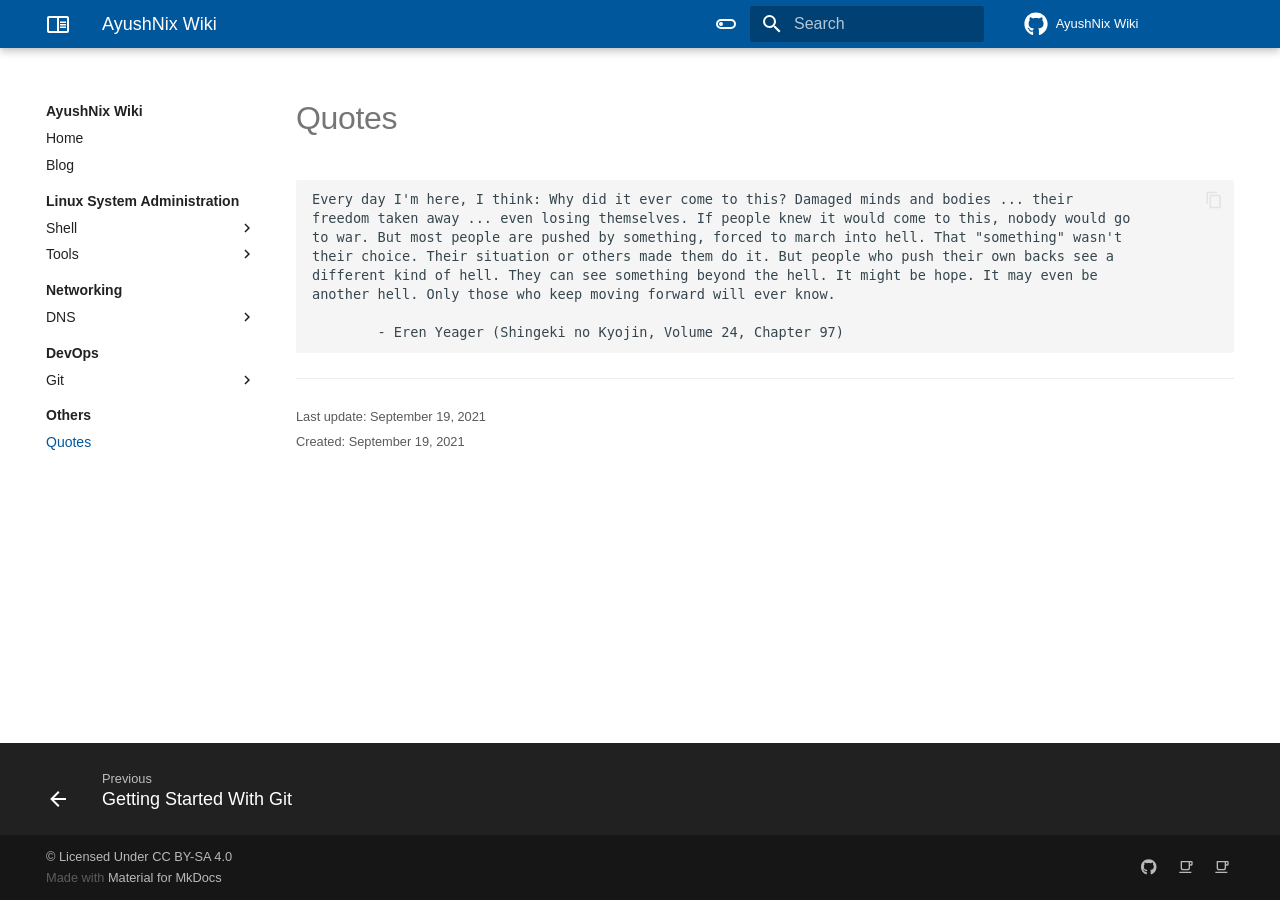
<file: others/quotes/index.html>
<!doctype html>
<html lang="en" class="no-js">
  <head>
    
      <meta charset="utf-8">
      <meta name="viewport" content="width=device-width,initial-scale=1">
      
        <meta name="description" content="Personal Wiki of Ayush Agarwal">
      
      
      
        <meta name="author" content="Ayush Agarwal">
      
      
        <link rel="canonical" href="https://ayushnix.com/wiki/others/quotes/">
      
      <link rel="icon" href="../../images/book-open-outline.svg">
      <meta name="generator" content="mkdocs-1.2.2, mkdocs-material-7.2.6">
    
    
      
        <title>Quotes - AyushNix Wiki</title>
      
    
    
      <link rel="stylesheet" href="../../assets/stylesheets/main.802231af.min.css">
      
        
        <link rel="stylesheet" href="../../assets/stylesheets/palette.3f5d1f46.min.css">
        
      
    
    
    
      
    
    
    
      <link rel="stylesheet" href="../../css/dark-light-image.css">
    
      <link rel="stylesheet" href="../../css/font-family.css">
    
      <link rel="stylesheet" href="../../css/primary-color.css">
    
    
      


    
    
  </head>
  
  
    
    
      
    
    
    
    
    <body dir="ltr" data-md-color-scheme="default" data-md-color-primary="light-blue-900" data-md-color-accent="deep-purple">
  
    
    <script>function __prefix(e){return new URL("../..",location).pathname+"."+e}function __get(e,t=localStorage){return JSON.parse(t.getItem(__prefix(e)))}</script>
    
      <script>var palette=__get("__palette");if(null!==palette&&"object"==typeof palette.color)for(var key in palette.color)document.body.setAttribute("data-md-color-"+key,palette.color[key])</script>
    
    <input class="md-toggle" data-md-toggle="drawer" type="checkbox" id="__drawer" autocomplete="off">
    <input class="md-toggle" data-md-toggle="search" type="checkbox" id="__search" autocomplete="off">
    <label class="md-overlay" for="__drawer"></label>
    <div data-md-component="skip">
      
    </div>
    <div data-md-component="announce">
      
    </div>
    
      <header class="md-header" data-md-component="header">
  <nav class="md-header__inner md-grid" aria-label="Header">
    <a href="../.." title="AyushNix Wiki" class="md-header__button md-logo" aria-label="AyushNix Wiki" data-md-component="logo">
      
  
  <svg xmlns="http://www.w3.org/2000/svg" viewBox="0 0 24 24"><path d="M21 4H3a2 2 0 0 0-2 2v13a2 2 0 0 0 2 2h18a2 2 0 0 0 2-2V6a2 2 0 0 0-2-2M3 19V6h8v13H3m18 0h-8V6h8v13m-7-9.5h6V11h-6V9.5m0 2.5h6v1.5h-6V12m0 2.5h6V16h-6v-1.5z"/></svg>

    </a>
    <label class="md-header__button md-icon" for="__drawer">
      <svg xmlns="http://www.w3.org/2000/svg" viewBox="0 0 24 24"><path d="M3 6h18v2H3V6m0 5h18v2H3v-2m0 5h18v2H3v-2z"/></svg>
    </label>
    <div class="md-header__title" data-md-component="header-title">
      <div class="md-header__ellipsis">
        <div class="md-header__topic">
          <span class="md-ellipsis">
            AyushNix Wiki
          </span>
        </div>
        <div class="md-header__topic" data-md-component="header-topic">
          <span class="md-ellipsis">
            
              Quotes
            
          </span>
        </div>
      </div>
    </div>
    
      <form class="md-header__option" data-md-component="palette">
        
          
          
          <input class="md-option" data-md-color-media="(prefers-color-scheme: light)" data-md-color-scheme="default" data-md-color-primary="light-blue-900" data-md-color-accent="deep-purple"  aria-label="Switch to Dark Mode"  type="radio" name="__palette" id="__palette_1">
          
            <label class="md-header__button md-icon" title="Switch to Dark Mode" for="__palette_2" hidden>
              <svg xmlns="http://www.w3.org/2000/svg" viewBox="0 0 24 24"><path d="M7 10a2 2 0 0 1 2 2 2 2 0 0 1-2 2 2 2 0 0 1-2-2 2 2 0 0 1 2-2m10-3a5 5 0 0 1 5 5 5 5 0 0 1-5 5H7a5 5 0 0 1-5-5 5 5 0 0 1 5-5h10M7 9a3 3 0 0 0-3 3 3 3 0 0 0 3 3h10a3 3 0 0 0 3-3 3 3 0 0 0-3-3H7z"/></svg>
            </label>
          
        
          
          
          <input class="md-option" data-md-color-media="(prefers-color-scheme: dark)" data-md-color-scheme="slate" data-md-color-primary="light-blue-300" data-md-color-accent="orange"  aria-label="Switch to Light Mode"  type="radio" name="__palette" id="__palette_2">
          
            <label class="md-header__button md-icon" title="Switch to Light Mode" for="__palette_1" hidden>
              <svg xmlns="http://www.w3.org/2000/svg" viewBox="0 0 24 24"><path d="M17 7H7a5 5 0 0 0-5 5 5 5 0 0 0 5 5h10a5 5 0 0 0 5-5 5 5 0 0 0-5-5m0 8a3 3 0 0 1-3-3 3 3 0 0 1 3-3 3 3 0 0 1 3 3 3 3 0 0 1-3 3z"/></svg>
            </label>
          
        
      </form>
    
    
    
      <label class="md-header__button md-icon" for="__search">
        <svg xmlns="http://www.w3.org/2000/svg" viewBox="0 0 24 24"><path d="M9.5 3A6.5 6.5 0 0 1 16 9.5c0 1.61-.59 3.09-1.56 4.23l.27.27h.79l5 5-1.5 1.5-5-5v-.79l-.27-.27A6.516 6.516 0 0 1 9.5 16 6.5 6.5 0 0 1 3 9.5 6.5 6.5 0 0 1 9.5 3m0 2C7 5 5 7 5 9.5S7 14 9.5 14 14 12 14 9.5 12 5 9.5 5z"/></svg>
      </label>
      
<div class="md-search" data-md-component="search" role="dialog">
  <label class="md-search__overlay" for="__search"></label>
  <div class="md-search__inner" role="search">
    <form class="md-search__form" name="search">
      <input type="text" class="md-search__input" name="query" aria-label="Search" placeholder="Search" autocapitalize="off" autocorrect="off" autocomplete="off" spellcheck="false" data-md-component="search-query" required>
      <label class="md-search__icon md-icon" for="__search">
        <svg xmlns="http://www.w3.org/2000/svg" viewBox="0 0 24 24"><path d="M9.5 3A6.5 6.5 0 0 1 16 9.5c0 1.61-.59 3.09-1.56 4.23l.27.27h.79l5 5-1.5 1.5-5-5v-.79l-.27-.27A6.516 6.516 0 0 1 9.5 16 6.5 6.5 0 0 1 3 9.5 6.5 6.5 0 0 1 9.5 3m0 2C7 5 5 7 5 9.5S7 14 9.5 14 14 12 14 9.5 12 5 9.5 5z"/></svg>
        <svg xmlns="http://www.w3.org/2000/svg" viewBox="0 0 24 24"><path d="M20 11v2H8l5.5 5.5-1.42 1.42L4.16 12l7.92-7.92L13.5 5.5 8 11h12z"/></svg>
      </label>
      <nav class="md-search__options" aria-label="Search">
        
        <button type="reset" class="md-search__icon md-icon" aria-label="Clear" tabindex="-1">
          <svg xmlns="http://www.w3.org/2000/svg" viewBox="0 0 24 24"><path d="M19 6.41 17.59 5 12 10.59 6.41 5 5 6.41 10.59 12 5 17.59 6.41 19 12 13.41 17.59 19 19 17.59 13.41 12 19 6.41z"/></svg>
        </button>
      </nav>
      
    </form>
    <div class="md-search__output">
      <div class="md-search__scrollwrap" data-md-scrollfix>
        <div class="md-search-result" data-md-component="search-result">
          <div class="md-search-result__meta">
            Initializing search
          </div>
          <ol class="md-search-result__list"></ol>
        </div>
      </div>
    </div>
  </div>
</div>
    
    
      <div class="md-header__source">
        
<a href="https://github.com/ayushnix/wiki" title="Go to repository" class="md-source" data-md-component="source">
  <div class="md-source__icon md-icon">
    
    <svg xmlns="http://www.w3.org/2000/svg" viewBox="0 0 496 512"><path d="M165.9 397.4c0 2-2.3 3.6-5.2 3.6-3.3.3-5.6-1.3-5.6-3.6 0-2 2.3-3.6 5.2-3.6 3-.3 5.6 1.3 5.6 3.6zm-31.1-4.5c-.7 2 1.3 4.3 4.3 4.9 2.6 1 5.6 0 6.2-2s-1.3-4.3-4.3-5.2c-2.6-.7-5.5.3-6.2 2.3zm44.2-1.7c-2.9.7-4.9 2.6-4.6 4.9.3 2 2.9 3.3 5.9 2.6 2.9-.7 4.9-2.6 4.6-4.6-.3-1.9-3-3.2-5.9-2.9zM244.8 8C106.1 8 0 113.3 0 252c0 110.9 69.8 205.8 169.5 239.2 12.8 2.3 17.3-5.6 17.3-12.1 0-6.2-.3-40.4-.3-61.4 0 0-70 15-84.7-29.8 0 0-11.4-29.1-27.8-36.6 0 0-22.9-15.7 1.6-15.4 0 0 24.9 2 38.6 25.8 21.9 38.6 58.6 27.5 72.9 20.9 2.3-16 8.8-27.1 16-33.7-55.9-6.2-112.3-14.3-112.3-110.5 0-27.5 7.6-41.3 23.6-58.9-2.6-6.5-11.1-33.3 2.6-67.9 20.9-6.5 69 27 69 27 20-5.6 41.5-8.5 62.8-8.5s42.8 2.9 62.8 8.5c0 0 48.1-33.6 69-27 13.7 34.7 5.2 61.4 2.6 67.9 16 17.7 25.8 31.5 25.8 58.9 0 96.5-58.9 104.2-114.8 110.5 9.2 7.9 17 22.9 17 46.4 0 33.7-.3 75.4-.3 83.6 0 6.5 4.6 14.4 17.3 12.1C428.2 457.8 496 362.9 496 252 496 113.3 383.5 8 244.8 8zM97.2 352.9c-1.3 1-1 3.3.7 5.2 1.6 1.6 3.9 2.3 5.2 1 1.3-1 1-3.3-.7-5.2-1.6-1.6-3.9-2.3-5.2-1zm-10.8-8.1c-.7 1.3.3 2.9 2.3 3.9 1.6 1 3.6.7 4.3-.7.7-1.3-.3-2.9-2.3-3.9-2-.6-3.6-.3-4.3.7zm32.4 35.6c-1.6 1.3-1 4.3 1.3 6.2 2.3 2.3 5.2 2.6 6.5 1 1.3-1.3.7-4.3-1.3-6.2-2.2-2.3-5.2-2.6-6.5-1zm-11.4-14.7c-1.6 1-1.6 3.6 0 5.9 1.6 2.3 4.3 3.3 5.6 2.3 1.6-1.3 1.6-3.9 0-6.2-1.4-2.3-4-3.3-5.6-2z"/></svg>
  </div>
  <div class="md-source__repository">
    AyushNix Wiki
  </div>
</a>
      </div>
    
  </nav>
</header>
    
    <div class="md-container" data-md-component="container">
      
      
        
      
      <main class="md-main" data-md-component="main">
        <div class="md-main__inner md-grid">
          
            
              
              <div class="md-sidebar md-sidebar--primary" data-md-component="sidebar" data-md-type="navigation" >
                <div class="md-sidebar__scrollwrap">
                  <div class="md-sidebar__inner">
                    


<nav class="md-nav md-nav--primary" aria-label="Navigation" data-md-level="0">
  <label class="md-nav__title" for="__drawer">
    <a href="../.." title="AyushNix Wiki" class="md-nav__button md-logo" aria-label="AyushNix Wiki" data-md-component="logo">
      
  
  <svg xmlns="http://www.w3.org/2000/svg" viewBox="0 0 24 24"><path d="M21 4H3a2 2 0 0 0-2 2v13a2 2 0 0 0 2 2h18a2 2 0 0 0 2-2V6a2 2 0 0 0-2-2M3 19V6h8v13H3m18 0h-8V6h8v13m-7-9.5h6V11h-6V9.5m0 2.5h6v1.5h-6V12m0 2.5h6V16h-6v-1.5z"/></svg>

    </a>
    AyushNix Wiki
  </label>
  
    <div class="md-nav__source">
      
<a href="https://github.com/ayushnix/wiki" title="Go to repository" class="md-source" data-md-component="source">
  <div class="md-source__icon md-icon">
    
    <svg xmlns="http://www.w3.org/2000/svg" viewBox="0 0 496 512"><path d="M165.9 397.4c0 2-2.3 3.6-5.2 3.6-3.3.3-5.6-1.3-5.6-3.6 0-2 2.3-3.6 5.2-3.6 3-.3 5.6 1.3 5.6 3.6zm-31.1-4.5c-.7 2 1.3 4.3 4.3 4.9 2.6 1 5.6 0 6.2-2s-1.3-4.3-4.3-5.2c-2.6-.7-5.5.3-6.2 2.3zm44.2-1.7c-2.9.7-4.9 2.6-4.6 4.9.3 2 2.9 3.3 5.9 2.6 2.9-.7 4.9-2.6 4.6-4.6-.3-1.9-3-3.2-5.9-2.9zM244.8 8C106.1 8 0 113.3 0 252c0 110.9 69.8 205.8 169.5 239.2 12.8 2.3 17.3-5.6 17.3-12.1 0-6.2-.3-40.4-.3-61.4 0 0-70 15-84.7-29.8 0 0-11.4-29.1-27.8-36.6 0 0-22.9-15.7 1.6-15.4 0 0 24.9 2 38.6 25.8 21.9 38.6 58.6 27.5 72.9 20.9 2.3-16 8.8-27.1 16-33.7-55.9-6.2-112.3-14.3-112.3-110.5 0-27.5 7.6-41.3 23.6-58.9-2.6-6.5-11.1-33.3 2.6-67.9 20.9-6.5 69 27 69 27 20-5.6 41.5-8.5 62.8-8.5s42.8 2.9 62.8 8.5c0 0 48.1-33.6 69-27 13.7 34.7 5.2 61.4 2.6 67.9 16 17.7 25.8 31.5 25.8 58.9 0 96.5-58.9 104.2-114.8 110.5 9.2 7.9 17 22.9 17 46.4 0 33.7-.3 75.4-.3 83.6 0 6.5 4.6 14.4 17.3 12.1C428.2 457.8 496 362.9 496 252 496 113.3 383.5 8 244.8 8zM97.2 352.9c-1.3 1-1 3.3.7 5.2 1.6 1.6 3.9 2.3 5.2 1 1.3-1 1-3.3-.7-5.2-1.6-1.6-3.9-2.3-5.2-1zm-10.8-8.1c-.7 1.3.3 2.9 2.3 3.9 1.6 1 3.6.7 4.3-.7.7-1.3-.3-2.9-2.3-3.9-2-.6-3.6-.3-4.3.7zm32.4 35.6c-1.6 1.3-1 4.3 1.3 6.2 2.3 2.3 5.2 2.6 6.5 1 1.3-1.3.7-4.3-1.3-6.2-2.2-2.3-5.2-2.6-6.5-1zm-11.4-14.7c-1.6 1-1.6 3.6 0 5.9 1.6 2.3 4.3 3.3 5.6 2.3 1.6-1.3 1.6-3.9 0-6.2-1.4-2.3-4-3.3-5.6-2z"/></svg>
  </div>
  <div class="md-source__repository">
    AyushNix Wiki
  </div>
</a>
    </div>
  
  <ul class="md-nav__list" data-md-scrollfix>
    
      
      
      

  
  
  
    <li class="md-nav__item">
      <a href="../.." class="md-nav__link">
        Home
      </a>
    </li>
  

    
      
      
      

  
  
  
    <li class="md-nav__item">
      <a href="https://ayushnix.com/blog" class="md-nav__link">
        Blog
      </a>
    </li>
  

    
      
      
      

  
  
  
    
      
    
    <li class="md-nav__item md-nav__item--section md-nav__item--nested">
      
      
        <input class="md-nav__toggle md-toggle" data-md-toggle="__nav_3" type="checkbox" id="__nav_3" >
      
      <label class="md-nav__link" for="__nav_3">
        Linux System Administration
        <span class="md-nav__icon md-icon"></span>
      </label>
      <nav class="md-nav" aria-label="Linux System Administration" data-md-level="1">
        <label class="md-nav__title" for="__nav_3">
          <span class="md-nav__icon md-icon"></span>
          Linux System Administration
        </label>
        <ul class="md-nav__list" data-md-scrollfix>
          
            
  
  
  
    
    <li class="md-nav__item md-nav__item--nested">
      
      
        <input class="md-nav__toggle md-toggle" data-md-toggle="__nav_3_1" type="checkbox" id="__nav_3_1" >
      
      <label class="md-nav__link" for="__nav_3_1">
        Shell
        <span class="md-nav__icon md-icon"></span>
      </label>
      <nav class="md-nav" aria-label="Shell" data-md-level="2">
        <label class="md-nav__title" for="__nav_3_1">
          <span class="md-nav__icon md-icon"></span>
          Shell
        </label>
        <ul class="md-nav__list" data-md-scrollfix>
          
            
  
  
  
    <li class="md-nav__item">
      <a href="../../sysadmin/shell/scripting/" class="md-nav__link">
        Shell Scripting
      </a>
    </li>
  

          
            
  
  
  
    <li class="md-nav__item">
      <a href="../../sysadmin/shell/external_commands/" class="md-nav__link">
        External Commands
      </a>
    </li>
  

          
        </ul>
      </nav>
    </li>
  

          
            
  
  
  
    
    <li class="md-nav__item md-nav__item--nested">
      
      
        <input class="md-nav__toggle md-toggle" data-md-toggle="__nav_3_2" type="checkbox" id="__nav_3_2" >
      
      <label class="md-nav__link" for="__nav_3_2">
        Tools
        <span class="md-nav__icon md-icon"></span>
      </label>
      <nav class="md-nav" aria-label="Tools" data-md-level="2">
        <label class="md-nav__title" for="__nav_3_2">
          <span class="md-nav__icon md-icon"></span>
          Tools
        </label>
        <ul class="md-nav__list" data-md-scrollfix>
          
            
  
  
  
    <li class="md-nav__item">
      <a href="../../sysadmin/tools/tmux/" class="md-nav__link">
        tmux
      </a>
    </li>
  

          
            
  
  
  
    <li class="md-nav__item">
      <a href="../../sysadmin/tools/oneliners/" class="md-nav__link">
        one liners
      </a>
    </li>
  

          
        </ul>
      </nav>
    </li>
  

          
        </ul>
      </nav>
    </li>
  

    
      
      
      

  
  
  
    
      
    
    <li class="md-nav__item md-nav__item--section md-nav__item--nested">
      
      
        <input class="md-nav__toggle md-toggle" data-md-toggle="__nav_4" type="checkbox" id="__nav_4" >
      
      <label class="md-nav__link" for="__nav_4">
        Networking
        <span class="md-nav__icon md-icon"></span>
      </label>
      <nav class="md-nav" aria-label="Networking" data-md-level="1">
        <label class="md-nav__title" for="__nav_4">
          <span class="md-nav__icon md-icon"></span>
          Networking
        </label>
        <ul class="md-nav__list" data-md-scrollfix>
          
            
  
  
  
    
    <li class="md-nav__item md-nav__item--nested">
      
      
        <input class="md-nav__toggle md-toggle" data-md-toggle="__nav_4_1" type="checkbox" id="__nav_4_1" >
      
      <label class="md-nav__link" for="__nav_4_1">
        DNS
        <span class="md-nav__icon md-icon"></span>
      </label>
      <nav class="md-nav" aria-label="DNS" data-md-level="2">
        <label class="md-nav__title" for="__nav_4_1">
          <span class="md-nav__icon md-icon"></span>
          DNS
        </label>
        <ul class="md-nav__list" data-md-scrollfix>
          
            
  
  
  
    <li class="md-nav__item">
      <a href="../../networking/dns/how-does-dns-work/" class="md-nav__link">
        How Does DNS Work?
      </a>
    </li>
  

          
        </ul>
      </nav>
    </li>
  

          
        </ul>
      </nav>
    </li>
  

    
      
      
      

  
  
  
    
      
    
    <li class="md-nav__item md-nav__item--section md-nav__item--nested">
      
      
        <input class="md-nav__toggle md-toggle" data-md-toggle="__nav_5" type="checkbox" id="__nav_5" >
      
      <label class="md-nav__link" for="__nav_5">
        DevOps
        <span class="md-nav__icon md-icon"></span>
      </label>
      <nav class="md-nav" aria-label="DevOps" data-md-level="1">
        <label class="md-nav__title" for="__nav_5">
          <span class="md-nav__icon md-icon"></span>
          DevOps
        </label>
        <ul class="md-nav__list" data-md-scrollfix>
          
            
  
  
  
    
    <li class="md-nav__item md-nav__item--nested">
      
      
        <input class="md-nav__toggle md-toggle" data-md-toggle="__nav_5_1" type="checkbox" id="__nav_5_1" >
      
      <label class="md-nav__link" for="__nav_5_1">
        Git
        <span class="md-nav__icon md-icon"></span>
      </label>
      <nav class="md-nav" aria-label="Git" data-md-level="2">
        <label class="md-nav__title" for="__nav_5_1">
          <span class="md-nav__icon md-icon"></span>
          Git
        </label>
        <ul class="md-nav__list" data-md-scrollfix>
          
            
  
  
  
    <li class="md-nav__item">
      <a href="../../devops/git/getting-started-with-git/" class="md-nav__link">
        Getting Started With Git
      </a>
    </li>
  

          
        </ul>
      </nav>
    </li>
  

          
        </ul>
      </nav>
    </li>
  

    
      
      
      

  
  
    
  
  
    
      
    
    <li class="md-nav__item md-nav__item--active md-nav__item--section md-nav__item--nested">
      
      
        <input class="md-nav__toggle md-toggle" data-md-toggle="__nav_6" type="checkbox" id="__nav_6" checked>
      
      <label class="md-nav__link" for="__nav_6">
        Others
        <span class="md-nav__icon md-icon"></span>
      </label>
      <nav class="md-nav" aria-label="Others" data-md-level="1">
        <label class="md-nav__title" for="__nav_6">
          <span class="md-nav__icon md-icon"></span>
          Others
        </label>
        <ul class="md-nav__list" data-md-scrollfix>
          
            
  
  
    
  
  
    <li class="md-nav__item md-nav__item--active">
      
      <input class="md-nav__toggle md-toggle" data-md-toggle="toc" type="checkbox" id="__toc">
      
      
      
      <a href="./" class="md-nav__link md-nav__link--active">
        Quotes
      </a>
      
    </li>
  

          
        </ul>
      </nav>
    </li>
  

    
  </ul>
</nav>
                  </div>
                </div>
              </div>
            
            
          
          <div class="md-content" data-md-component="content">
            <article class="md-content__inner md-typeset">
              
                
                
                  <h1>Quotes</h1>
                
                <div class="highlight"><pre><span></span><code>Every day I&#39;m here, I think: Why did it ever come to this? Damaged minds and bodies ... their
freedom taken away ... even losing themselves. If people knew it would come to this, nobody would go
to war. But most people are pushed by something, forced to march into hell. That &quot;something&quot; wasn&#39;t
their choice. Their situation or others made them do it. But people who push their own backs see a
different kind of hell. They can see something beyond the hell. It might be hope. It may even be
another hell. Only those who keep moving forward will ever know.

        - Eren Yeager (Shingeki no Kyojin, Volume 24, Chapter 97)
</code></pre></div>
                
                  
                    

<hr>
<div class="md-source-date">
  <small>
    
      Last update: <span class="git-revision-date-localized-plugin git-revision-date-localized-plugin-date">September 19, 2021</span>
      
        <br>Created: <span class="git-revision-date-localized-plugin git-revision-date-localized-plugin-date">September 19, 2021</span> 
      
    
  </small>
</div>
                  
                
              
              
                


              
            </article>
          </div>
        </div>
        
      </main>
      
        
<footer class="md-footer">
  
    <nav class="md-footer__inner md-grid" aria-label="Footer">
      
        
        <a href="../../devops/git/getting-started-with-git/" class="md-footer__link md-footer__link--prev" aria-label="Previous: Getting Started With Git" rel="prev">
          <div class="md-footer__button md-icon">
            <svg xmlns="http://www.w3.org/2000/svg" viewBox="0 0 24 24"><path d="M20 11v2H8l5.5 5.5-1.42 1.42L4.16 12l7.92-7.92L13.5 5.5 8 11h12z"/></svg>
          </div>
          <div class="md-footer__title">
            <div class="md-ellipsis">
              <span class="md-footer__direction">
                Previous
              </span>
              Getting Started With Git
            </div>
          </div>
        </a>
      
      
    </nav>
  
  <div class="md-footer-meta md-typeset">
    <div class="md-footer-meta__inner md-grid">
      <div class="md-footer-copyright">
        
          <div class="md-footer-copyright__highlight">
            &copy; Licensed Under <a href=https://creativecommons.org/licenses/by-sa/4.0/> CC BY-SA 4.0</a>
          </div>
        
        Made with
        <a href="https://squidfunk.github.io/mkdocs-material/" target="_blank" rel="noopener">
          Material for MkDocs
        </a>
        
      </div>
      
  <div class="md-footer-social">
    
      
      
      <a href="https://github.com/ayushnix" target="_blank" rel="noopener" title="Ayush Agarwal on GitHub" class="md-footer-social__link">
        <svg xmlns="http://www.w3.org/2000/svg" viewBox="0 0 496 512"><path d="M165.9 397.4c0 2-2.3 3.6-5.2 3.6-3.3.3-5.6-1.3-5.6-3.6 0-2 2.3-3.6 5.2-3.6 3-.3 5.6 1.3 5.6 3.6zm-31.1-4.5c-.7 2 1.3 4.3 4.3 4.9 2.6 1 5.6 0 6.2-2s-1.3-4.3-4.3-5.2c-2.6-.7-5.5.3-6.2 2.3zm44.2-1.7c-2.9.7-4.9 2.6-4.6 4.9.3 2 2.9 3.3 5.9 2.6 2.9-.7 4.9-2.6 4.6-4.6-.3-1.9-3-3.2-5.9-2.9zM244.8 8C106.1 8 0 113.3 0 252c0 110.9 69.8 205.8 169.5 239.2 12.8 2.3 17.3-5.6 17.3-12.1 0-6.2-.3-40.4-.3-61.4 0 0-70 15-84.7-29.8 0 0-11.4-29.1-27.8-36.6 0 0-22.9-15.7 1.6-15.4 0 0 24.9 2 38.6 25.8 21.9 38.6 58.6 27.5 72.9 20.9 2.3-16 8.8-27.1 16-33.7-55.9-6.2-112.3-14.3-112.3-110.5 0-27.5 7.6-41.3 23.6-58.9-2.6-6.5-11.1-33.3 2.6-67.9 20.9-6.5 69 27 69 27 20-5.6 41.5-8.5 62.8-8.5s42.8 2.9 62.8 8.5c0 0 48.1-33.6 69-27 13.7 34.7 5.2 61.4 2.6 67.9 16 17.7 25.8 31.5 25.8 58.9 0 96.5-58.9 104.2-114.8 110.5 9.2 7.9 17 22.9 17 46.4 0 33.7-.3 75.4-.3 83.6 0 6.5 4.6 14.4 17.3 12.1C428.2 457.8 496 362.9 496 252 496 113.3 383.5 8 244.8 8zM97.2 352.9c-1.3 1-1 3.3.7 5.2 1.6 1.6 3.9 2.3 5.2 1 1.3-1 1-3.3-.7-5.2-1.6-1.6-3.9-2.3-5.2-1zm-10.8-8.1c-.7 1.3.3 2.9 2.3 3.9 1.6 1 3.6.7 4.3-.7.7-1.3-.3-2.9-2.3-3.9-2-.6-3.6-.3-4.3.7zm32.4 35.6c-1.6 1.3-1 4.3 1.3 6.2 2.3 2.3 5.2 2.6 6.5 1 1.3-1.3.7-4.3-1.3-6.2-2.2-2.3-5.2-2.6-6.5-1zm-11.4-14.7c-1.6 1-1.6 3.6 0 5.9 1.6 2.3 4.3 3.3 5.6 2.3 1.6-1.3 1.6-3.9 0-6.2-1.4-2.3-4-3.3-5.6-2z"/></svg>
      </a>
    
      
      
      <a href="https://www.buymeacoffee.com/ayushnix" target="_blank" rel="noopener" title="Buy Me a Coffee on buymeacoffee.com" class="md-footer-social__link">
        <svg xmlns="http://www.w3.org/2000/svg" viewBox="0 0 24 24"><path d="M2 21v-2h18v2H2M20 8V5h-2v3h2m0-5a2 2 0 0 1 2 2v3a2 2 0 0 1-2 2h-2v3a4 4 0 0 1-4 4H8a4 4 0 0 1-4-4V3h16m-4 2H6v8a2 2 0 0 0 2 2h6a2 2 0 0 0 2-2V5z"/></svg>
      </a>
    
      
      
      <a href="https://ko-fi.com/O5O64SQ4C" target="_blank" rel="noopener" title="Buy Me a Coffee on ko-fi.com" class="md-footer-social__link">
        <svg xmlns="http://www.w3.org/2000/svg" viewBox="0 0 24 24"><path d="M2 21v-2h18v2H2M20 8V5h-2v3h2m0-5a2 2 0 0 1 2 2v3a2 2 0 0 1-2 2h-2v3a4 4 0 0 1-4 4H8a4 4 0 0 1-4-4V3h16m-4 2H6v8a2 2 0 0 0 2 2h6a2 2 0 0 0 2-2V5z"/></svg>
      </a>
    
  </div>

    </div>
  </div>
</footer>
      
    </div>
    <div class="md-dialog" data-md-component="dialog">
      <div class="md-dialog__inner md-typeset"></div>
    </div>
    <script id="__config" type="application/json">{"base": "../..", "features": ["navigation.instant", "navigation.sections", "header.autohide"], "translations": {"clipboard.copy": "Copy to clipboard", "clipboard.copied": "Copied to clipboard", "search.config.lang": "en", "search.config.pipeline": "trimmer, stopWordFilter", "search.config.separator": "[\\s\\-]+", "search.placeholder": "Search", "search.result.placeholder": "Type to start searching", "search.result.none": "No matching documents", "search.result.one": "1 matching document", "search.result.other": "# matching documents", "search.result.more.one": "1 more on this page", "search.result.more.other": "# more on this page", "search.result.term.missing": "Missing", "select.version.title": "Select version"}, "search": "../../assets/javascripts/workers/search.409db549.min.js", "version": null}</script>
    
    
      <script src="../../assets/javascripts/bundle.756773cc.min.js"></script>
      
    
  </body>
</html>
</file>
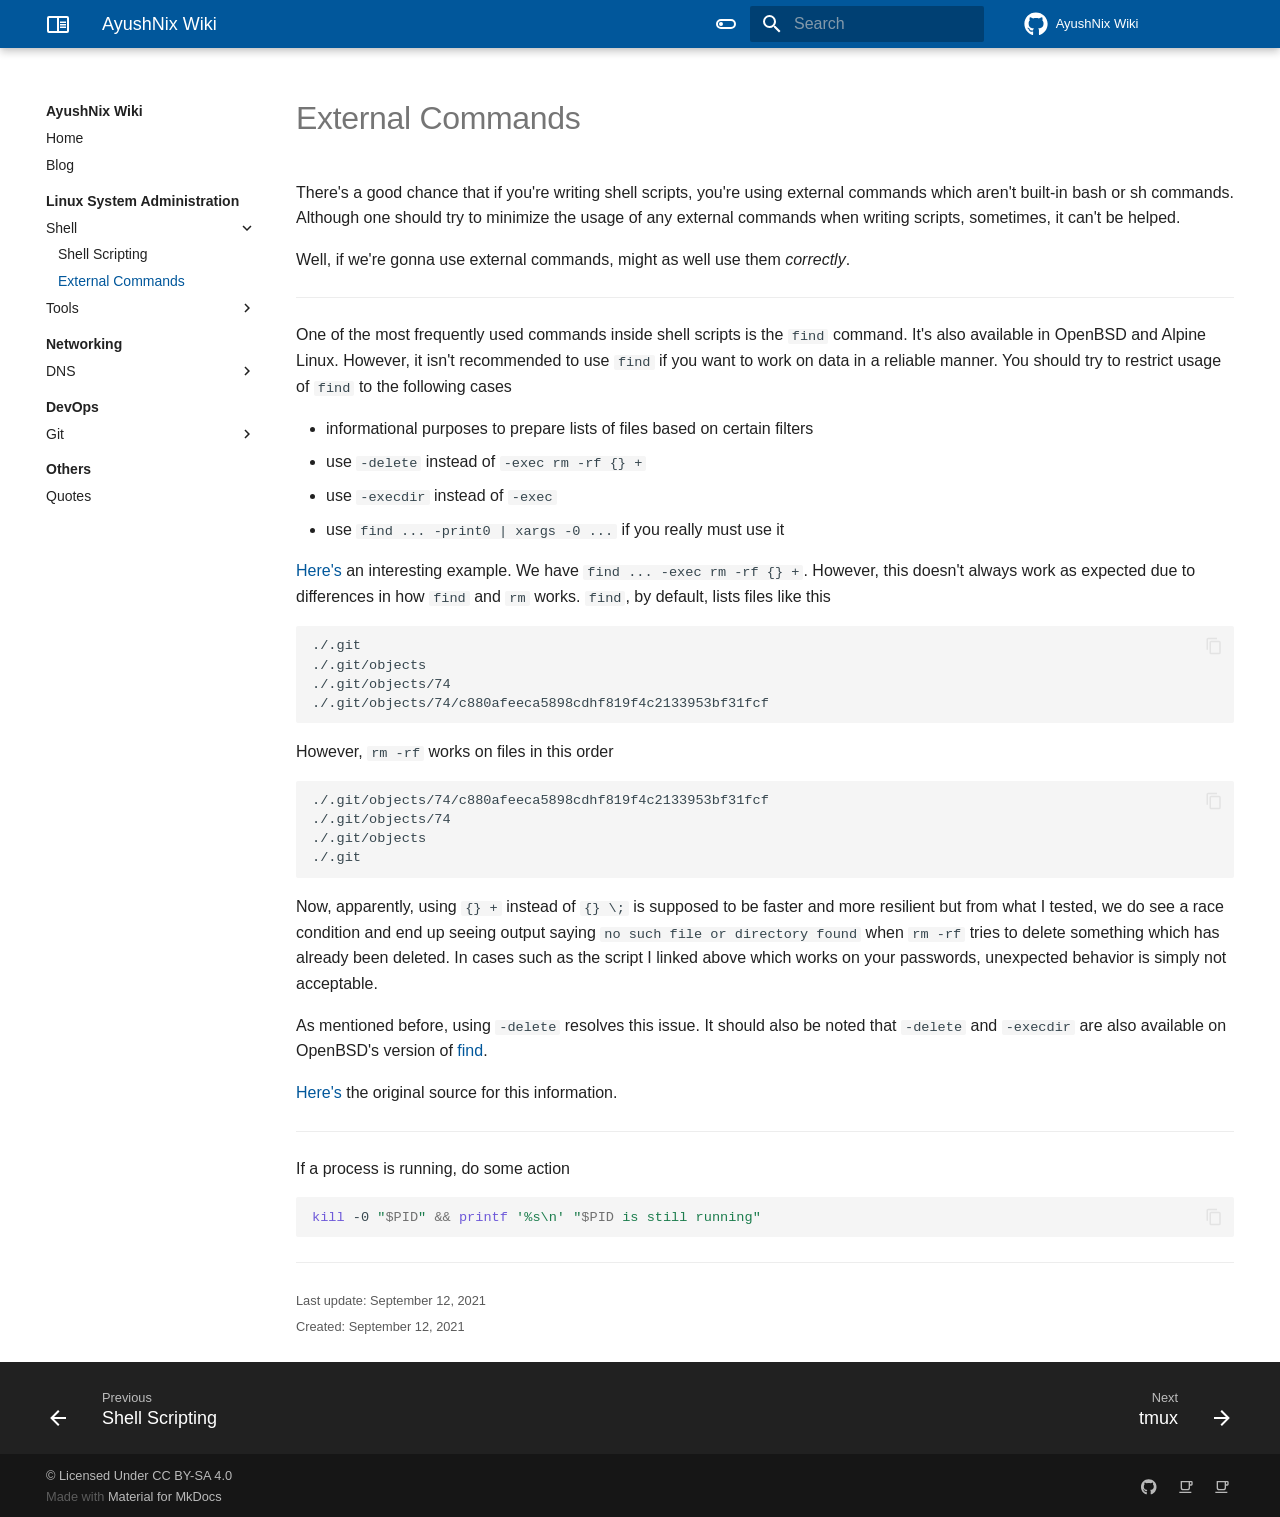
<file: sysadmin/shell/external_commands/index.html>
<!doctype html>
<html lang="en" class="no-js">
  <head>
    
      <meta charset="utf-8">
      <meta name="viewport" content="width=device-width,initial-scale=1">
      
        <meta name="description" content="Personal Wiki of Ayush Agarwal">
      
      
      
        <meta name="author" content="Ayush Agarwal">
      
      
        <link rel="canonical" href="https://ayushnix.com/wiki/sysadmin/shell/external_commands/">
      
      <link rel="icon" href="../../../images/book-open-outline.svg">
      <meta name="generator" content="mkdocs-1.2.2, mkdocs-material-7.2.6">
    
    
      
        <title>External Commands - AyushNix Wiki</title>
      
    
    
      <link rel="stylesheet" href="../../../assets/stylesheets/main.802231af.min.css">
      
        
        <link rel="stylesheet" href="../../../assets/stylesheets/palette.3f5d1f46.min.css">
        
      
    
    
    
      
    
    
    
      <link rel="stylesheet" href="../../../css/dark-light-image.css">
    
      <link rel="stylesheet" href="../../../css/font-family.css">
    
      <link rel="stylesheet" href="../../../css/primary-color.css">
    
    
      


    
    
  </head>
  
  
    
    
      
    
    
    
    
    <body dir="ltr" data-md-color-scheme="default" data-md-color-primary="light-blue-900" data-md-color-accent="deep-purple">
  
    
    <script>function __prefix(e){return new URL("../../..",location).pathname+"."+e}function __get(e,t=localStorage){return JSON.parse(t.getItem(__prefix(e)))}</script>
    
      <script>var palette=__get("__palette");if(null!==palette&&"object"==typeof palette.color)for(var key in palette.color)document.body.setAttribute("data-md-color-"+key,palette.color[key])</script>
    
    <input class="md-toggle" data-md-toggle="drawer" type="checkbox" id="__drawer" autocomplete="off">
    <input class="md-toggle" data-md-toggle="search" type="checkbox" id="__search" autocomplete="off">
    <label class="md-overlay" for="__drawer"></label>
    <div data-md-component="skip">
      
    </div>
    <div data-md-component="announce">
      
    </div>
    
      <header class="md-header" data-md-component="header">
  <nav class="md-header__inner md-grid" aria-label="Header">
    <a href="../../.." title="AyushNix Wiki" class="md-header__button md-logo" aria-label="AyushNix Wiki" data-md-component="logo">
      
  
  <svg xmlns="http://www.w3.org/2000/svg" viewBox="0 0 24 24"><path d="M21 4H3a2 2 0 0 0-2 2v13a2 2 0 0 0 2 2h18a2 2 0 0 0 2-2V6a2 2 0 0 0-2-2M3 19V6h8v13H3m18 0h-8V6h8v13m-7-9.5h6V11h-6V9.5m0 2.5h6v1.5h-6V12m0 2.5h6V16h-6v-1.5z"/></svg>

    </a>
    <label class="md-header__button md-icon" for="__drawer">
      <svg xmlns="http://www.w3.org/2000/svg" viewBox="0 0 24 24"><path d="M3 6h18v2H3V6m0 5h18v2H3v-2m0 5h18v2H3v-2z"/></svg>
    </label>
    <div class="md-header__title" data-md-component="header-title">
      <div class="md-header__ellipsis">
        <div class="md-header__topic">
          <span class="md-ellipsis">
            AyushNix Wiki
          </span>
        </div>
        <div class="md-header__topic" data-md-component="header-topic">
          <span class="md-ellipsis">
            
              External Commands
            
          </span>
        </div>
      </div>
    </div>
    
      <form class="md-header__option" data-md-component="palette">
        
          
          
          <input class="md-option" data-md-color-media="(prefers-color-scheme: light)" data-md-color-scheme="default" data-md-color-primary="light-blue-900" data-md-color-accent="deep-purple"  aria-label="Switch to Dark Mode"  type="radio" name="__palette" id="__palette_1">
          
            <label class="md-header__button md-icon" title="Switch to Dark Mode" for="__palette_2" hidden>
              <svg xmlns="http://www.w3.org/2000/svg" viewBox="0 0 24 24"><path d="M7 10a2 2 0 0 1 2 2 2 2 0 0 1-2 2 2 2 0 0 1-2-2 2 2 0 0 1 2-2m10-3a5 5 0 0 1 5 5 5 5 0 0 1-5 5H7a5 5 0 0 1-5-5 5 5 0 0 1 5-5h10M7 9a3 3 0 0 0-3 3 3 3 0 0 0 3 3h10a3 3 0 0 0 3-3 3 3 0 0 0-3-3H7z"/></svg>
            </label>
          
        
          
          
          <input class="md-option" data-md-color-media="(prefers-color-scheme: dark)" data-md-color-scheme="slate" data-md-color-primary="light-blue-300" data-md-color-accent="orange"  aria-label="Switch to Light Mode"  type="radio" name="__palette" id="__palette_2">
          
            <label class="md-header__button md-icon" title="Switch to Light Mode" for="__palette_1" hidden>
              <svg xmlns="http://www.w3.org/2000/svg" viewBox="0 0 24 24"><path d="M17 7H7a5 5 0 0 0-5 5 5 5 0 0 0 5 5h10a5 5 0 0 0 5-5 5 5 0 0 0-5-5m0 8a3 3 0 0 1-3-3 3 3 0 0 1 3-3 3 3 0 0 1 3 3 3 3 0 0 1-3 3z"/></svg>
            </label>
          
        
      </form>
    
    
    
      <label class="md-header__button md-icon" for="__search">
        <svg xmlns="http://www.w3.org/2000/svg" viewBox="0 0 24 24"><path d="M9.5 3A6.5 6.5 0 0 1 16 9.5c0 1.61-.59 3.09-1.56 4.23l.27.27h.79l5 5-1.5 1.5-5-5v-.79l-.27-.27A6.516 6.516 0 0 1 9.5 16 6.5 6.5 0 0 1 3 9.5 6.5 6.5 0 0 1 9.5 3m0 2C7 5 5 7 5 9.5S7 14 9.5 14 14 12 14 9.5 12 5 9.5 5z"/></svg>
      </label>
      
<div class="md-search" data-md-component="search" role="dialog">
  <label class="md-search__overlay" for="__search"></label>
  <div class="md-search__inner" role="search">
    <form class="md-search__form" name="search">
      <input type="text" class="md-search__input" name="query" aria-label="Search" placeholder="Search" autocapitalize="off" autocorrect="off" autocomplete="off" spellcheck="false" data-md-component="search-query" required>
      <label class="md-search__icon md-icon" for="__search">
        <svg xmlns="http://www.w3.org/2000/svg" viewBox="0 0 24 24"><path d="M9.5 3A6.5 6.5 0 0 1 16 9.5c0 1.61-.59 3.09-1.56 4.23l.27.27h.79l5 5-1.5 1.5-5-5v-.79l-.27-.27A6.516 6.516 0 0 1 9.5 16 6.5 6.5 0 0 1 3 9.5 6.5 6.5 0 0 1 9.5 3m0 2C7 5 5 7 5 9.5S7 14 9.5 14 14 12 14 9.5 12 5 9.5 5z"/></svg>
        <svg xmlns="http://www.w3.org/2000/svg" viewBox="0 0 24 24"><path d="M20 11v2H8l5.5 5.5-1.42 1.42L4.16 12l7.92-7.92L13.5 5.5 8 11h12z"/></svg>
      </label>
      <nav class="md-search__options" aria-label="Search">
        
        <button type="reset" class="md-search__icon md-icon" aria-label="Clear" tabindex="-1">
          <svg xmlns="http://www.w3.org/2000/svg" viewBox="0 0 24 24"><path d="M19 6.41 17.59 5 12 10.59 6.41 5 5 6.41 10.59 12 5 17.59 6.41 19 12 13.41 17.59 19 19 17.59 13.41 12 19 6.41z"/></svg>
        </button>
      </nav>
      
    </form>
    <div class="md-search__output">
      <div class="md-search__scrollwrap" data-md-scrollfix>
        <div class="md-search-result" data-md-component="search-result">
          <div class="md-search-result__meta">
            Initializing search
          </div>
          <ol class="md-search-result__list"></ol>
        </div>
      </div>
    </div>
  </div>
</div>
    
    
      <div class="md-header__source">
        
<a href="https://github.com/ayushnix/wiki" title="Go to repository" class="md-source" data-md-component="source">
  <div class="md-source__icon md-icon">
    
    <svg xmlns="http://www.w3.org/2000/svg" viewBox="0 0 496 512"><path d="M165.9 397.4c0 2-2.3 3.6-5.2 3.6-3.3.3-5.6-1.3-5.6-3.6 0-2 2.3-3.6 5.2-3.6 3-.3 5.6 1.3 5.6 3.6zm-31.1-4.5c-.7 2 1.3 4.3 4.3 4.9 2.6 1 5.6 0 6.2-2s-1.3-4.3-4.3-5.2c-2.6-.7-5.5.3-6.2 2.3zm44.2-1.7c-2.9.7-4.9 2.6-4.6 4.9.3 2 2.9 3.3 5.9 2.6 2.9-.7 4.9-2.6 4.6-4.6-.3-1.9-3-3.2-5.9-2.9zM244.8 8C106.1 8 0 113.3 0 252c0 110.9 69.8 205.8 169.5 239.2 12.8 2.3 17.3-5.6 17.3-12.1 0-6.2-.3-40.4-.3-61.4 0 0-70 15-84.7-29.8 0 0-11.4-29.1-27.8-36.6 0 0-22.9-15.7 1.6-15.4 0 0 24.9 2 38.6 25.8 21.9 38.6 58.6 27.5 72.9 20.9 2.3-16 8.8-27.1 16-33.7-55.9-6.2-112.3-14.3-112.3-110.5 0-27.5 7.6-41.3 23.6-58.9-2.6-6.5-11.1-33.3 2.6-67.9 20.9-6.5 69 27 69 27 20-5.6 41.5-8.5 62.8-8.5s42.8 2.9 62.8 8.5c0 0 48.1-33.6 69-27 13.7 34.7 5.2 61.4 2.6 67.9 16 17.7 25.8 31.5 25.8 58.9 0 96.5-58.9 104.2-114.8 110.5 9.2 7.9 17 22.9 17 46.4 0 33.7-.3 75.4-.3 83.6 0 6.5 4.6 14.4 17.3 12.1C428.2 457.8 496 362.9 496 252 496 113.3 383.5 8 244.8 8zM97.2 352.9c-1.3 1-1 3.3.7 5.2 1.6 1.6 3.9 2.3 5.2 1 1.3-1 1-3.3-.7-5.2-1.6-1.6-3.9-2.3-5.2-1zm-10.8-8.1c-.7 1.3.3 2.9 2.3 3.9 1.6 1 3.6.7 4.3-.7.7-1.3-.3-2.9-2.3-3.9-2-.6-3.6-.3-4.3.7zm32.4 35.6c-1.6 1.3-1 4.3 1.3 6.2 2.3 2.3 5.2 2.6 6.5 1 1.3-1.3.7-4.3-1.3-6.2-2.2-2.3-5.2-2.6-6.5-1zm-11.4-14.7c-1.6 1-1.6 3.6 0 5.9 1.6 2.3 4.3 3.3 5.6 2.3 1.6-1.3 1.6-3.9 0-6.2-1.4-2.3-4-3.3-5.6-2z"/></svg>
  </div>
  <div class="md-source__repository">
    AyushNix Wiki
  </div>
</a>
      </div>
    
  </nav>
</header>
    
    <div class="md-container" data-md-component="container">
      
      
        
      
      <main class="md-main" data-md-component="main">
        <div class="md-main__inner md-grid">
          
            
              
              <div class="md-sidebar md-sidebar--primary" data-md-component="sidebar" data-md-type="navigation" >
                <div class="md-sidebar__scrollwrap">
                  <div class="md-sidebar__inner">
                    


<nav class="md-nav md-nav--primary" aria-label="Navigation" data-md-level="0">
  <label class="md-nav__title" for="__drawer">
    <a href="../../.." title="AyushNix Wiki" class="md-nav__button md-logo" aria-label="AyushNix Wiki" data-md-component="logo">
      
  
  <svg xmlns="http://www.w3.org/2000/svg" viewBox="0 0 24 24"><path d="M21 4H3a2 2 0 0 0-2 2v13a2 2 0 0 0 2 2h18a2 2 0 0 0 2-2V6a2 2 0 0 0-2-2M3 19V6h8v13H3m18 0h-8V6h8v13m-7-9.5h6V11h-6V9.5m0 2.5h6v1.5h-6V12m0 2.5h6V16h-6v-1.5z"/></svg>

    </a>
    AyushNix Wiki
  </label>
  
    <div class="md-nav__source">
      
<a href="https://github.com/ayushnix/wiki" title="Go to repository" class="md-source" data-md-component="source">
  <div class="md-source__icon md-icon">
    
    <svg xmlns="http://www.w3.org/2000/svg" viewBox="0 0 496 512"><path d="M165.9 397.4c0 2-2.3 3.6-5.2 3.6-3.3.3-5.6-1.3-5.6-3.6 0-2 2.3-3.6 5.2-3.6 3-.3 5.6 1.3 5.6 3.6zm-31.1-4.5c-.7 2 1.3 4.3 4.3 4.9 2.6 1 5.6 0 6.2-2s-1.3-4.3-4.3-5.2c-2.6-.7-5.5.3-6.2 2.3zm44.2-1.7c-2.9.7-4.9 2.6-4.6 4.9.3 2 2.9 3.3 5.9 2.6 2.9-.7 4.9-2.6 4.6-4.6-.3-1.9-3-3.2-5.9-2.9zM244.8 8C106.1 8 0 113.3 0 252c0 110.9 69.8 205.8 169.5 239.2 12.8 2.3 17.3-5.6 17.3-12.1 0-6.2-.3-40.4-.3-61.4 0 0-70 15-84.7-29.8 0 0-11.4-29.1-27.8-36.6 0 0-22.9-15.7 1.6-15.4 0 0 24.9 2 38.6 25.8 21.9 38.6 58.6 27.5 72.9 20.9 2.3-16 8.8-27.1 16-33.7-55.9-6.2-112.3-14.3-112.3-110.5 0-27.5 7.6-41.3 23.6-58.9-2.6-6.5-11.1-33.3 2.6-67.9 20.9-6.5 69 27 69 27 20-5.6 41.5-8.5 62.8-8.5s42.8 2.9 62.8 8.5c0 0 48.1-33.6 69-27 13.7 34.7 5.2 61.4 2.6 67.9 16 17.7 25.8 31.5 25.8 58.9 0 96.5-58.9 104.2-114.8 110.5 9.2 7.9 17 22.9 17 46.4 0 33.7-.3 75.4-.3 83.6 0 6.5 4.6 14.4 17.3 12.1C428.2 457.8 496 362.9 496 252 496 113.3 383.5 8 244.8 8zM97.2 352.9c-1.3 1-1 3.3.7 5.2 1.6 1.6 3.9 2.3 5.2 1 1.3-1 1-3.3-.7-5.2-1.6-1.6-3.9-2.3-5.2-1zm-10.8-8.1c-.7 1.3.3 2.9 2.3 3.9 1.6 1 3.6.7 4.3-.7.7-1.3-.3-2.9-2.3-3.9-2-.6-3.6-.3-4.3.7zm32.4 35.6c-1.6 1.3-1 4.3 1.3 6.2 2.3 2.3 5.2 2.6 6.5 1 1.3-1.3.7-4.3-1.3-6.2-2.2-2.3-5.2-2.6-6.5-1zm-11.4-14.7c-1.6 1-1.6 3.6 0 5.9 1.6 2.3 4.3 3.3 5.6 2.3 1.6-1.3 1.6-3.9 0-6.2-1.4-2.3-4-3.3-5.6-2z"/></svg>
  </div>
  <div class="md-source__repository">
    AyushNix Wiki
  </div>
</a>
    </div>
  
  <ul class="md-nav__list" data-md-scrollfix>
    
      
      
      

  
  
  
    <li class="md-nav__item">
      <a href="../../.." class="md-nav__link">
        Home
      </a>
    </li>
  

    
      
      
      

  
  
  
    <li class="md-nav__item">
      <a href="https://ayushnix.com/blog" class="md-nav__link">
        Blog
      </a>
    </li>
  

    
      
      
      

  
  
    
  
  
    
      
    
    <li class="md-nav__item md-nav__item--active md-nav__item--section md-nav__item--nested">
      
      
        <input class="md-nav__toggle md-toggle" data-md-toggle="__nav_3" type="checkbox" id="__nav_3" checked>
      
      <label class="md-nav__link" for="__nav_3">
        Linux System Administration
        <span class="md-nav__icon md-icon"></span>
      </label>
      <nav class="md-nav" aria-label="Linux System Administration" data-md-level="1">
        <label class="md-nav__title" for="__nav_3">
          <span class="md-nav__icon md-icon"></span>
          Linux System Administration
        </label>
        <ul class="md-nav__list" data-md-scrollfix>
          
            
  
  
    
  
  
    
    <li class="md-nav__item md-nav__item--active md-nav__item--nested">
      
      
        <input class="md-nav__toggle md-toggle" data-md-toggle="__nav_3_1" type="checkbox" id="__nav_3_1" checked>
      
      <label class="md-nav__link" for="__nav_3_1">
        Shell
        <span class="md-nav__icon md-icon"></span>
      </label>
      <nav class="md-nav" aria-label="Shell" data-md-level="2">
        <label class="md-nav__title" for="__nav_3_1">
          <span class="md-nav__icon md-icon"></span>
          Shell
        </label>
        <ul class="md-nav__list" data-md-scrollfix>
          
            
  
  
  
    <li class="md-nav__item">
      <a href="../scripting/" class="md-nav__link">
        Shell Scripting
      </a>
    </li>
  

          
            
  
  
    
  
  
    <li class="md-nav__item md-nav__item--active">
      
      <input class="md-nav__toggle md-toggle" data-md-toggle="toc" type="checkbox" id="__toc">
      
      
      
      <a href="./" class="md-nav__link md-nav__link--active">
        External Commands
      </a>
      
    </li>
  

          
        </ul>
      </nav>
    </li>
  

          
            
  
  
  
    
    <li class="md-nav__item md-nav__item--nested">
      
      
        <input class="md-nav__toggle md-toggle" data-md-toggle="__nav_3_2" type="checkbox" id="__nav_3_2" >
      
      <label class="md-nav__link" for="__nav_3_2">
        Tools
        <span class="md-nav__icon md-icon"></span>
      </label>
      <nav class="md-nav" aria-label="Tools" data-md-level="2">
        <label class="md-nav__title" for="__nav_3_2">
          <span class="md-nav__icon md-icon"></span>
          Tools
        </label>
        <ul class="md-nav__list" data-md-scrollfix>
          
            
  
  
  
    <li class="md-nav__item">
      <a href="../../tools/tmux/" class="md-nav__link">
        tmux
      </a>
    </li>
  

          
            
  
  
  
    <li class="md-nav__item">
      <a href="../../tools/oneliners/" class="md-nav__link">
        one liners
      </a>
    </li>
  

          
        </ul>
      </nav>
    </li>
  

          
        </ul>
      </nav>
    </li>
  

    
      
      
      

  
  
  
    
      
    
    <li class="md-nav__item md-nav__item--section md-nav__item--nested">
      
      
        <input class="md-nav__toggle md-toggle" data-md-toggle="__nav_4" type="checkbox" id="__nav_4" >
      
      <label class="md-nav__link" for="__nav_4">
        Networking
        <span class="md-nav__icon md-icon"></span>
      </label>
      <nav class="md-nav" aria-label="Networking" data-md-level="1">
        <label class="md-nav__title" for="__nav_4">
          <span class="md-nav__icon md-icon"></span>
          Networking
        </label>
        <ul class="md-nav__list" data-md-scrollfix>
          
            
  
  
  
    
    <li class="md-nav__item md-nav__item--nested">
      
      
        <input class="md-nav__toggle md-toggle" data-md-toggle="__nav_4_1" type="checkbox" id="__nav_4_1" >
      
      <label class="md-nav__link" for="__nav_4_1">
        DNS
        <span class="md-nav__icon md-icon"></span>
      </label>
      <nav class="md-nav" aria-label="DNS" data-md-level="2">
        <label class="md-nav__title" for="__nav_4_1">
          <span class="md-nav__icon md-icon"></span>
          DNS
        </label>
        <ul class="md-nav__list" data-md-scrollfix>
          
            
  
  
  
    <li class="md-nav__item">
      <a href="../../../networking/dns/how-does-dns-work/" class="md-nav__link">
        How Does DNS Work?
      </a>
    </li>
  

          
        </ul>
      </nav>
    </li>
  

          
        </ul>
      </nav>
    </li>
  

    
      
      
      

  
  
  
    
      
    
    <li class="md-nav__item md-nav__item--section md-nav__item--nested">
      
      
        <input class="md-nav__toggle md-toggle" data-md-toggle="__nav_5" type="checkbox" id="__nav_5" >
      
      <label class="md-nav__link" for="__nav_5">
        DevOps
        <span class="md-nav__icon md-icon"></span>
      </label>
      <nav class="md-nav" aria-label="DevOps" data-md-level="1">
        <label class="md-nav__title" for="__nav_5">
          <span class="md-nav__icon md-icon"></span>
          DevOps
        </label>
        <ul class="md-nav__list" data-md-scrollfix>
          
            
  
  
  
    
    <li class="md-nav__item md-nav__item--nested">
      
      
        <input class="md-nav__toggle md-toggle" data-md-toggle="__nav_5_1" type="checkbox" id="__nav_5_1" >
      
      <label class="md-nav__link" for="__nav_5_1">
        Git
        <span class="md-nav__icon md-icon"></span>
      </label>
      <nav class="md-nav" aria-label="Git" data-md-level="2">
        <label class="md-nav__title" for="__nav_5_1">
          <span class="md-nav__icon md-icon"></span>
          Git
        </label>
        <ul class="md-nav__list" data-md-scrollfix>
          
            
  
  
  
    <li class="md-nav__item">
      <a href="../../../devops/git/getting-started-with-git/" class="md-nav__link">
        Getting Started With Git
      </a>
    </li>
  

          
        </ul>
      </nav>
    </li>
  

          
        </ul>
      </nav>
    </li>
  

    
      
      
      

  
  
  
    
      
    
    <li class="md-nav__item md-nav__item--section md-nav__item--nested">
      
      
        <input class="md-nav__toggle md-toggle" data-md-toggle="__nav_6" type="checkbox" id="__nav_6" >
      
      <label class="md-nav__link" for="__nav_6">
        Others
        <span class="md-nav__icon md-icon"></span>
      </label>
      <nav class="md-nav" aria-label="Others" data-md-level="1">
        <label class="md-nav__title" for="__nav_6">
          <span class="md-nav__icon md-icon"></span>
          Others
        </label>
        <ul class="md-nav__list" data-md-scrollfix>
          
            
  
  
  
    <li class="md-nav__item">
      <a href="../../../others/quotes/" class="md-nav__link">
        Quotes
      </a>
    </li>
  

          
        </ul>
      </nav>
    </li>
  

    
  </ul>
</nav>
                  </div>
                </div>
              </div>
            
            
          
          <div class="md-content" data-md-component="content">
            <article class="md-content__inner md-typeset">
              
                
                
                  <h1>External Commands</h1>
                
                <p>There's a good chance that if you're writing shell scripts, you're using external commands which
aren't built-in bash or sh commands. Although one should try to minimize the usage of any external
commands when writing scripts, sometimes, it can't be helped.</p>
<p>Well, if we're gonna use external commands, might as well use them <em>correctly</em>.</p>
<hr />
<p>One of the most frequently used commands inside shell scripts is the <code>find</code> command. It's also
available in OpenBSD and Alpine Linux. However, it isn't recommended to use <code>find</code> if you want to
work on data in a reliable manner. You should try to restrict usage of <code>find</code> to the following cases</p>
<ul>
<li>informational purposes to prepare lists of files based on certain filters</li>
<li>use <code>-delete</code> instead of <code>-exec rm -rf {} +</code></li>
<li>use <code>-execdir</code> instead of <code>-exec</code></li>
<li>use <code>find ... -print0 | xargs -0 ...</code> if you really must use it</li>
</ul>
<p><a href="https://github.com/8go/pass-grave/blob/6f26a1bcc046a5d85fb74a4ab27af5c78e66a932/grave.bash#L160">Here's</a>
an interesting example. We have <code>find ... -exec rm -rf {} +</code>. However, this doesn't always work as
expected due to differences in how <code>find</code> and <code>rm</code> works. <code>find</code>, by default, lists files like this</p>
<div class="highlight"><pre><span></span><code>./.git
./.git/objects
./.git/objects/74
./.git/objects/74/c880afeeca5898cdhf819f4c2133953bf31fcf
</code></pre></div>
<p>However, <code>rm -rf</code> works on files in this order</p>
<div class="highlight"><pre><span></span><code>./.git/objects/74/c880afeeca5898cdhf819f4c2133953bf31fcf
./.git/objects/74
./.git/objects
./.git
</code></pre></div>
<p>Now, apparently, using <code>{} +</code> instead of <code>{} \;</code> is supposed to be faster and more resilient but
from what I tested, we do see a race condition and end up seeing output saying <code>no such file or
directory found</code> when <code>rm -rf</code> tries to delete something which has already been deleted. In cases
such as the script I linked above which works on your passwords, unexpected behavior is simply not
acceptable.</p>
<p>As mentioned before, using <code>-delete</code> resolves this issue. It should also be noted that <code>-delete</code> and
<code>-execdir</code> are also available on OpenBSD's version of <a href="https://man.openbsd.org/find.1">find</a>.</p>
<p><a href="https://www.gnu.org/software/findutils/manual/html_node/find_html/Security-Considerations-for-find.html">Here's</a>
the original source for this information.</p>
<hr />
<p>If a process is running, do some action</p>
<div class="highlight"><pre><span></span><code><span class="nb">kill</span> -0 <span class="s2">&quot;</span><span class="nv">$PID</span><span class="s2">&quot;</span> <span class="o">&amp;&amp;</span> <span class="nb">printf</span> <span class="s1">&#39;%s\n&#39;</span> <span class="s2">&quot;</span><span class="nv">$PID</span><span class="s2"> is still running&quot;</span>
</code></pre></div>
                
                  
                    

<hr>
<div class="md-source-date">
  <small>
    
      Last update: <span class="git-revision-date-localized-plugin git-revision-date-localized-plugin-date">September 12, 2021</span>
      
        <br>Created: <span class="git-revision-date-localized-plugin git-revision-date-localized-plugin-date">September 12, 2021</span> 
      
    
  </small>
</div>
                  
                
              
              
                


              
            </article>
          </div>
        </div>
        
      </main>
      
        
<footer class="md-footer">
  
    <nav class="md-footer__inner md-grid" aria-label="Footer">
      
        
        <a href="../scripting/" class="md-footer__link md-footer__link--prev" aria-label="Previous: Shell Scripting" rel="prev">
          <div class="md-footer__button md-icon">
            <svg xmlns="http://www.w3.org/2000/svg" viewBox="0 0 24 24"><path d="M20 11v2H8l5.5 5.5-1.42 1.42L4.16 12l7.92-7.92L13.5 5.5 8 11h12z"/></svg>
          </div>
          <div class="md-footer__title">
            <div class="md-ellipsis">
              <span class="md-footer__direction">
                Previous
              </span>
              Shell Scripting
            </div>
          </div>
        </a>
      
      
        
        <a href="../../tools/tmux/" class="md-footer__link md-footer__link--next" aria-label="Next: tmux" rel="next">
          <div class="md-footer__title">
            <div class="md-ellipsis">
              <span class="md-footer__direction">
                Next
              </span>
              tmux
            </div>
          </div>
          <div class="md-footer__button md-icon">
            <svg xmlns="http://www.w3.org/2000/svg" viewBox="0 0 24 24"><path d="M4 11v2h12l-5.5 5.5 1.42 1.42L19.84 12l-7.92-7.92L10.5 5.5 16 11H4z"/></svg>
          </div>
        </a>
      
    </nav>
  
  <div class="md-footer-meta md-typeset">
    <div class="md-footer-meta__inner md-grid">
      <div class="md-footer-copyright">
        
          <div class="md-footer-copyright__highlight">
            &copy; Licensed Under <a href=https://creativecommons.org/licenses/by-sa/4.0/> CC BY-SA 4.0</a>
          </div>
        
        Made with
        <a href="https://squidfunk.github.io/mkdocs-material/" target="_blank" rel="noopener">
          Material for MkDocs
        </a>
        
      </div>
      
  <div class="md-footer-social">
    
      
      
      <a href="https://github.com/ayushnix" target="_blank" rel="noopener" title="Ayush Agarwal on GitHub" class="md-footer-social__link">
        <svg xmlns="http://www.w3.org/2000/svg" viewBox="0 0 496 512"><path d="M165.9 397.4c0 2-2.3 3.6-5.2 3.6-3.3.3-5.6-1.3-5.6-3.6 0-2 2.3-3.6 5.2-3.6 3-.3 5.6 1.3 5.6 3.6zm-31.1-4.5c-.7 2 1.3 4.3 4.3 4.9 2.6 1 5.6 0 6.2-2s-1.3-4.3-4.3-5.2c-2.6-.7-5.5.3-6.2 2.3zm44.2-1.7c-2.9.7-4.9 2.6-4.6 4.9.3 2 2.9 3.3 5.9 2.6 2.9-.7 4.9-2.6 4.6-4.6-.3-1.9-3-3.2-5.9-2.9zM244.8 8C106.1 8 0 113.3 0 252c0 110.9 69.8 205.8 169.5 239.2 12.8 2.3 17.3-5.6 17.3-12.1 0-6.2-.3-40.4-.3-61.4 0 0-70 15-84.7-29.8 0 0-11.4-29.1-27.8-36.6 0 0-22.9-15.7 1.6-15.4 0 0 24.9 2 38.6 25.8 21.9 38.6 58.6 27.5 72.9 20.9 2.3-16 8.8-27.1 16-33.7-55.9-6.2-112.3-14.3-112.3-110.5 0-27.5 7.6-41.3 23.6-58.9-2.6-6.5-11.1-33.3 2.6-67.9 20.9-6.5 69 27 69 27 20-5.6 41.5-8.5 62.8-8.5s42.8 2.9 62.8 8.5c0 0 48.1-33.6 69-27 13.7 34.7 5.2 61.4 2.6 67.9 16 17.7 25.8 31.5 25.8 58.9 0 96.5-58.9 104.2-114.8 110.5 9.2 7.9 17 22.9 17 46.4 0 33.7-.3 75.4-.3 83.6 0 6.5 4.6 14.4 17.3 12.1C428.2 457.8 496 362.9 496 252 496 113.3 383.5 8 244.8 8zM97.2 352.9c-1.3 1-1 3.3.7 5.2 1.6 1.6 3.9 2.3 5.2 1 1.3-1 1-3.3-.7-5.2-1.6-1.6-3.9-2.3-5.2-1zm-10.8-8.1c-.7 1.3.3 2.9 2.3 3.9 1.6 1 3.6.7 4.3-.7.7-1.3-.3-2.9-2.3-3.9-2-.6-3.6-.3-4.3.7zm32.4 35.6c-1.6 1.3-1 4.3 1.3 6.2 2.3 2.3 5.2 2.6 6.5 1 1.3-1.3.7-4.3-1.3-6.2-2.2-2.3-5.2-2.6-6.5-1zm-11.4-14.7c-1.6 1-1.6 3.6 0 5.9 1.6 2.3 4.3 3.3 5.6 2.3 1.6-1.3 1.6-3.9 0-6.2-1.4-2.3-4-3.3-5.6-2z"/></svg>
      </a>
    
      
      
      <a href="https://www.buymeacoffee.com/ayushnix" target="_blank" rel="noopener" title="Buy Me a Coffee on buymeacoffee.com" class="md-footer-social__link">
        <svg xmlns="http://www.w3.org/2000/svg" viewBox="0 0 24 24"><path d="M2 21v-2h18v2H2M20 8V5h-2v3h2m0-5a2 2 0 0 1 2 2v3a2 2 0 0 1-2 2h-2v3a4 4 0 0 1-4 4H8a4 4 0 0 1-4-4V3h16m-4 2H6v8a2 2 0 0 0 2 2h6a2 2 0 0 0 2-2V5z"/></svg>
      </a>
    
      
      
      <a href="https://ko-fi.com/O5O64SQ4C" target="_blank" rel="noopener" title="Buy Me a Coffee on ko-fi.com" class="md-footer-social__link">
        <svg xmlns="http://www.w3.org/2000/svg" viewBox="0 0 24 24"><path d="M2 21v-2h18v2H2M20 8V5h-2v3h2m0-5a2 2 0 0 1 2 2v3a2 2 0 0 1-2 2h-2v3a4 4 0 0 1-4 4H8a4 4 0 0 1-4-4V3h16m-4 2H6v8a2 2 0 0 0 2 2h6a2 2 0 0 0 2-2V5z"/></svg>
      </a>
    
  </div>

    </div>
  </div>
</footer>
      
    </div>
    <div class="md-dialog" data-md-component="dialog">
      <div class="md-dialog__inner md-typeset"></div>
    </div>
    <script id="__config" type="application/json">{"base": "../../..", "features": ["navigation.instant", "navigation.sections", "header.autohide"], "translations": {"clipboard.copy": "Copy to clipboard", "clipboard.copied": "Copied to clipboard", "search.config.lang": "en", "search.config.pipeline": "trimmer, stopWordFilter", "search.config.separator": "[\\s\\-]+", "search.placeholder": "Search", "search.result.placeholder": "Type to start searching", "search.result.none": "No matching documents", "search.result.one": "1 matching document", "search.result.other": "# matching documents", "search.result.more.one": "1 more on this page", "search.result.more.other": "# more on this page", "search.result.term.missing": "Missing", "select.version.title": "Select version"}, "search": "../../../assets/javascripts/workers/search.409db549.min.js", "version": null}</script>
    
    
      <script src="../../../assets/javascripts/bundle.756773cc.min.js"></script>
      
    
  </body>
</html>
</file>
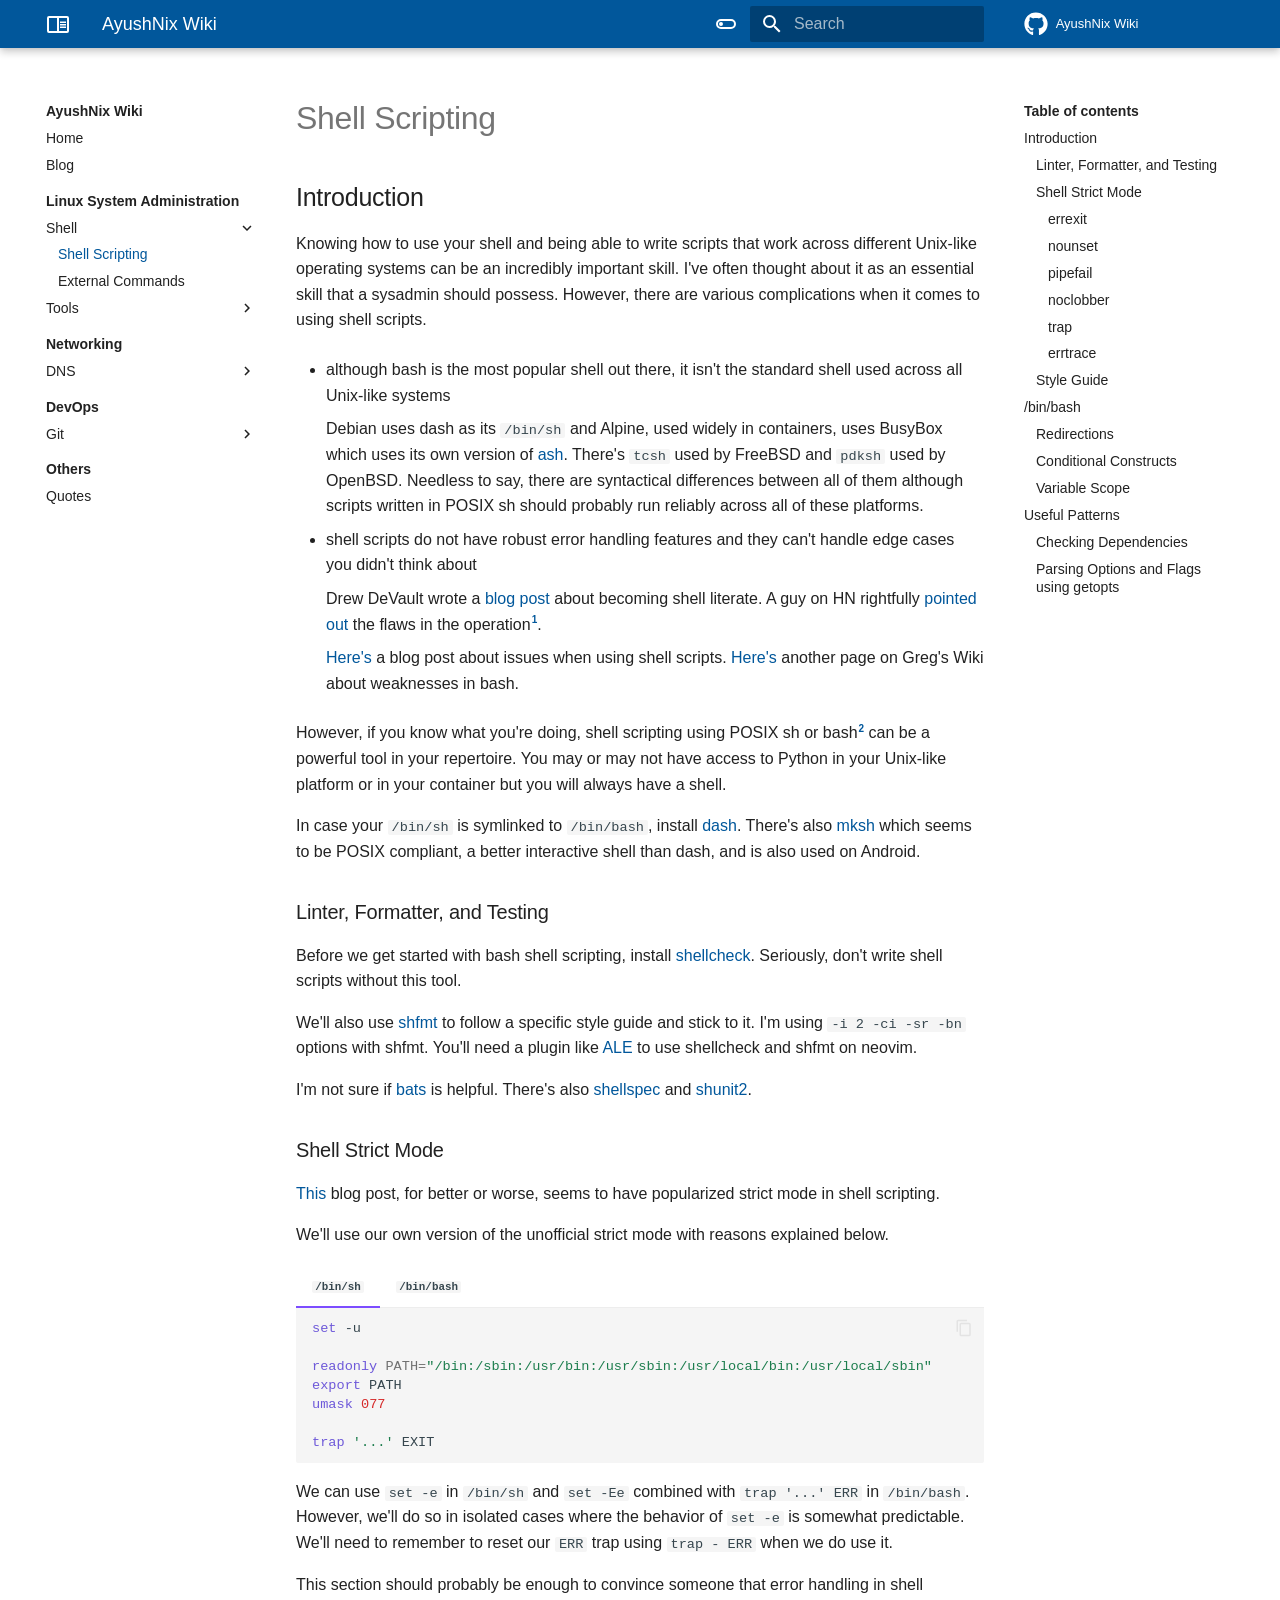
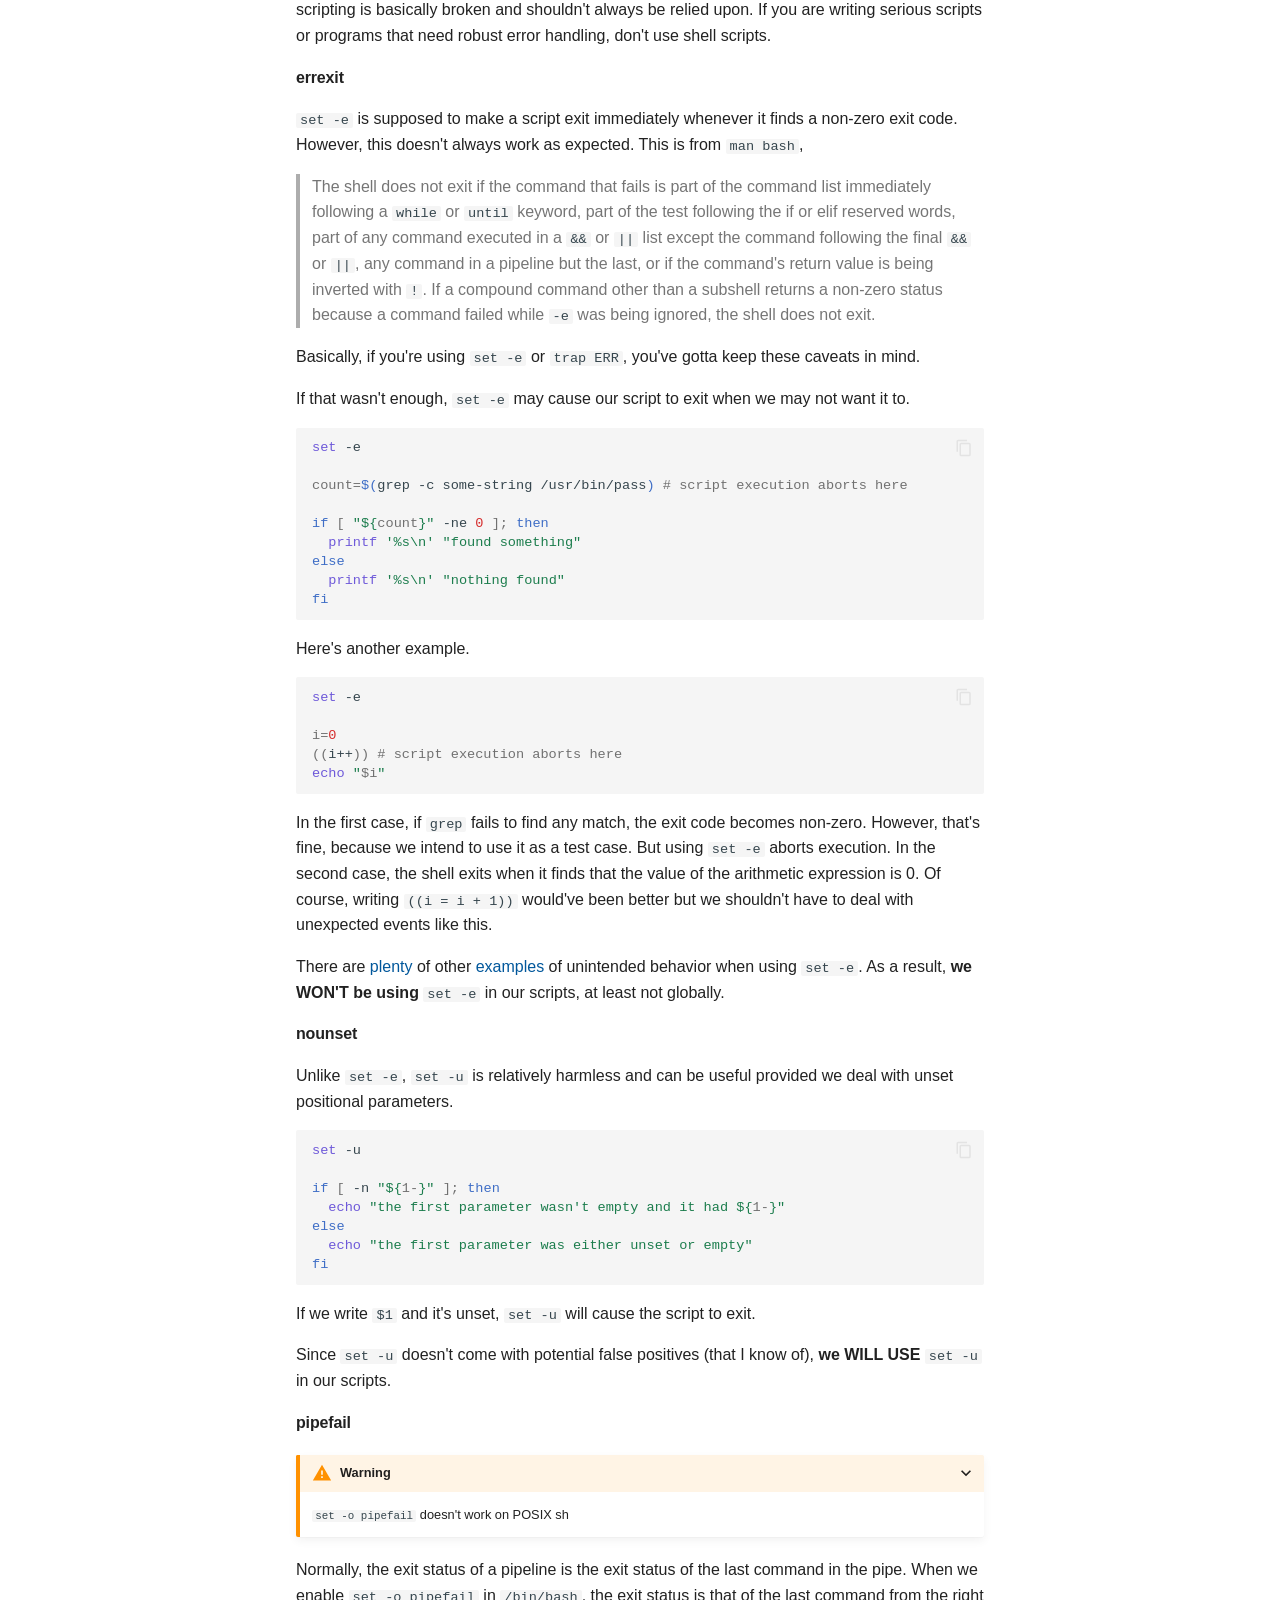
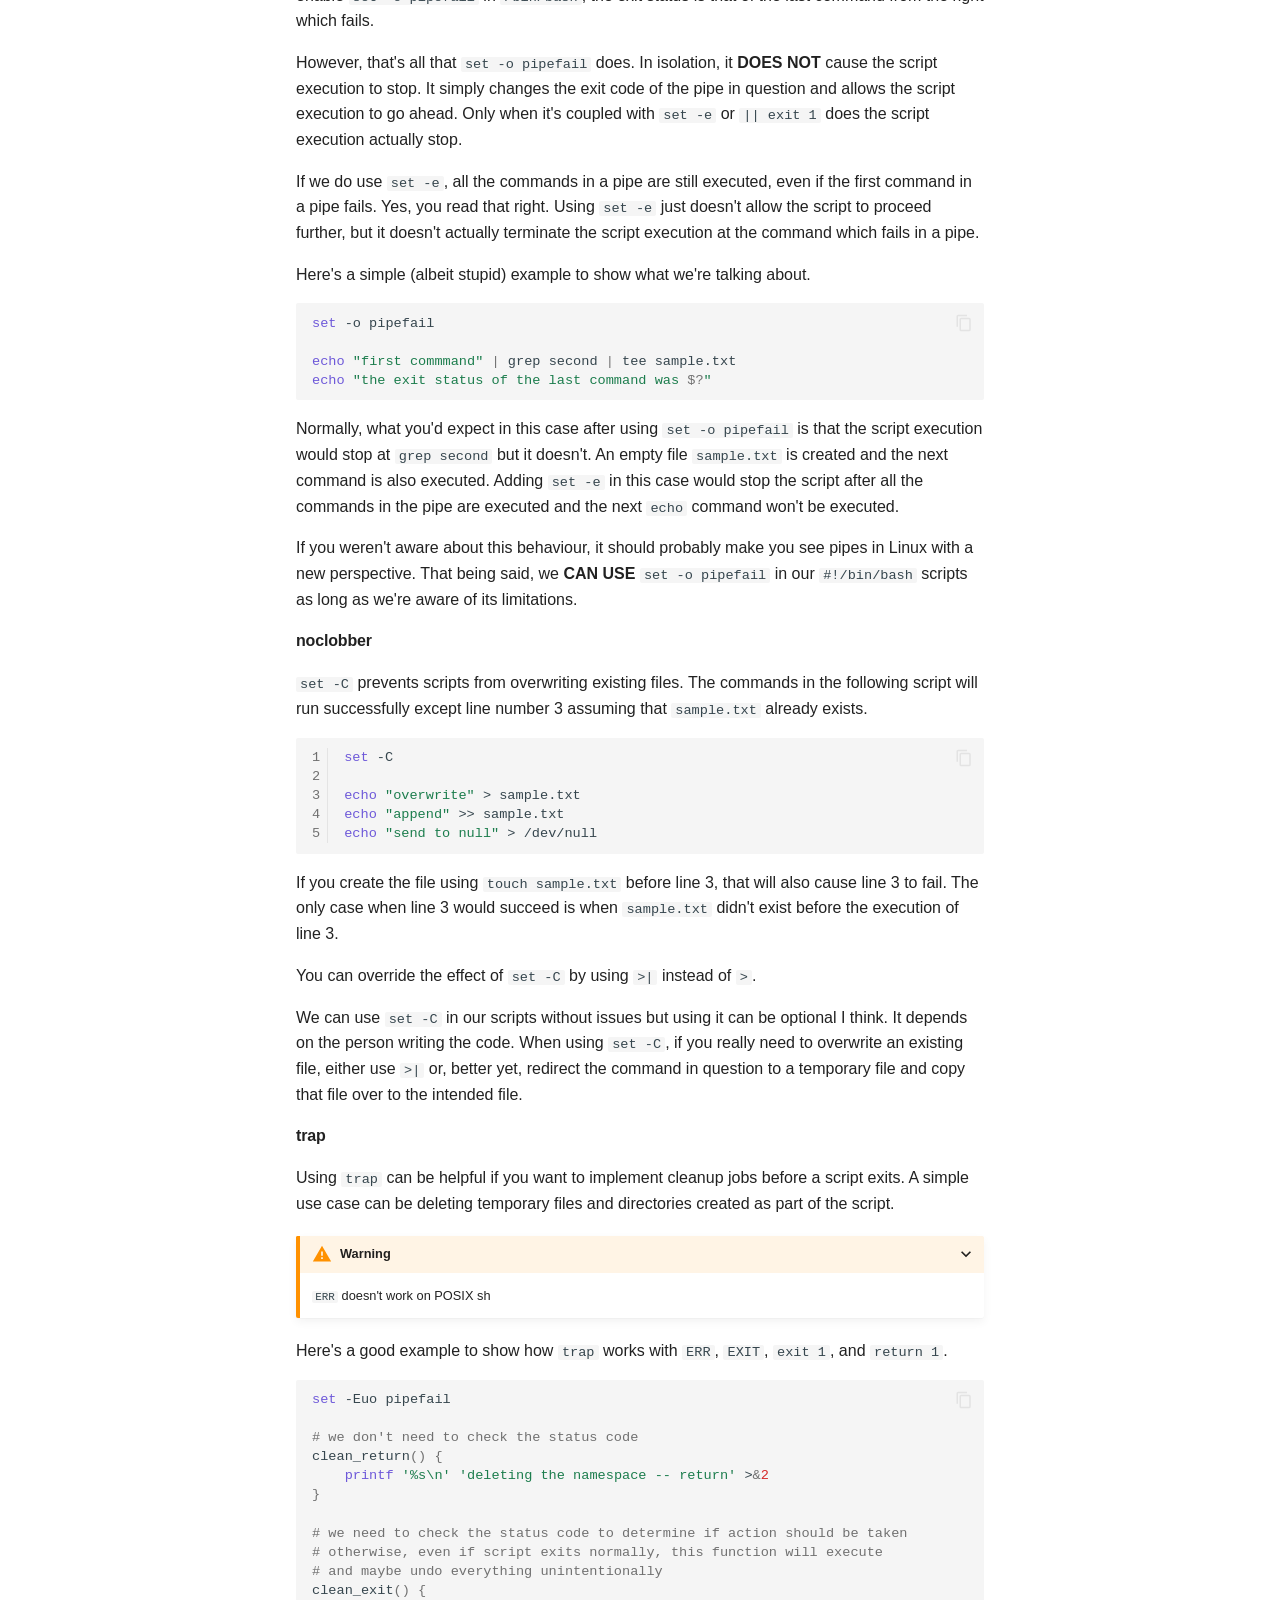
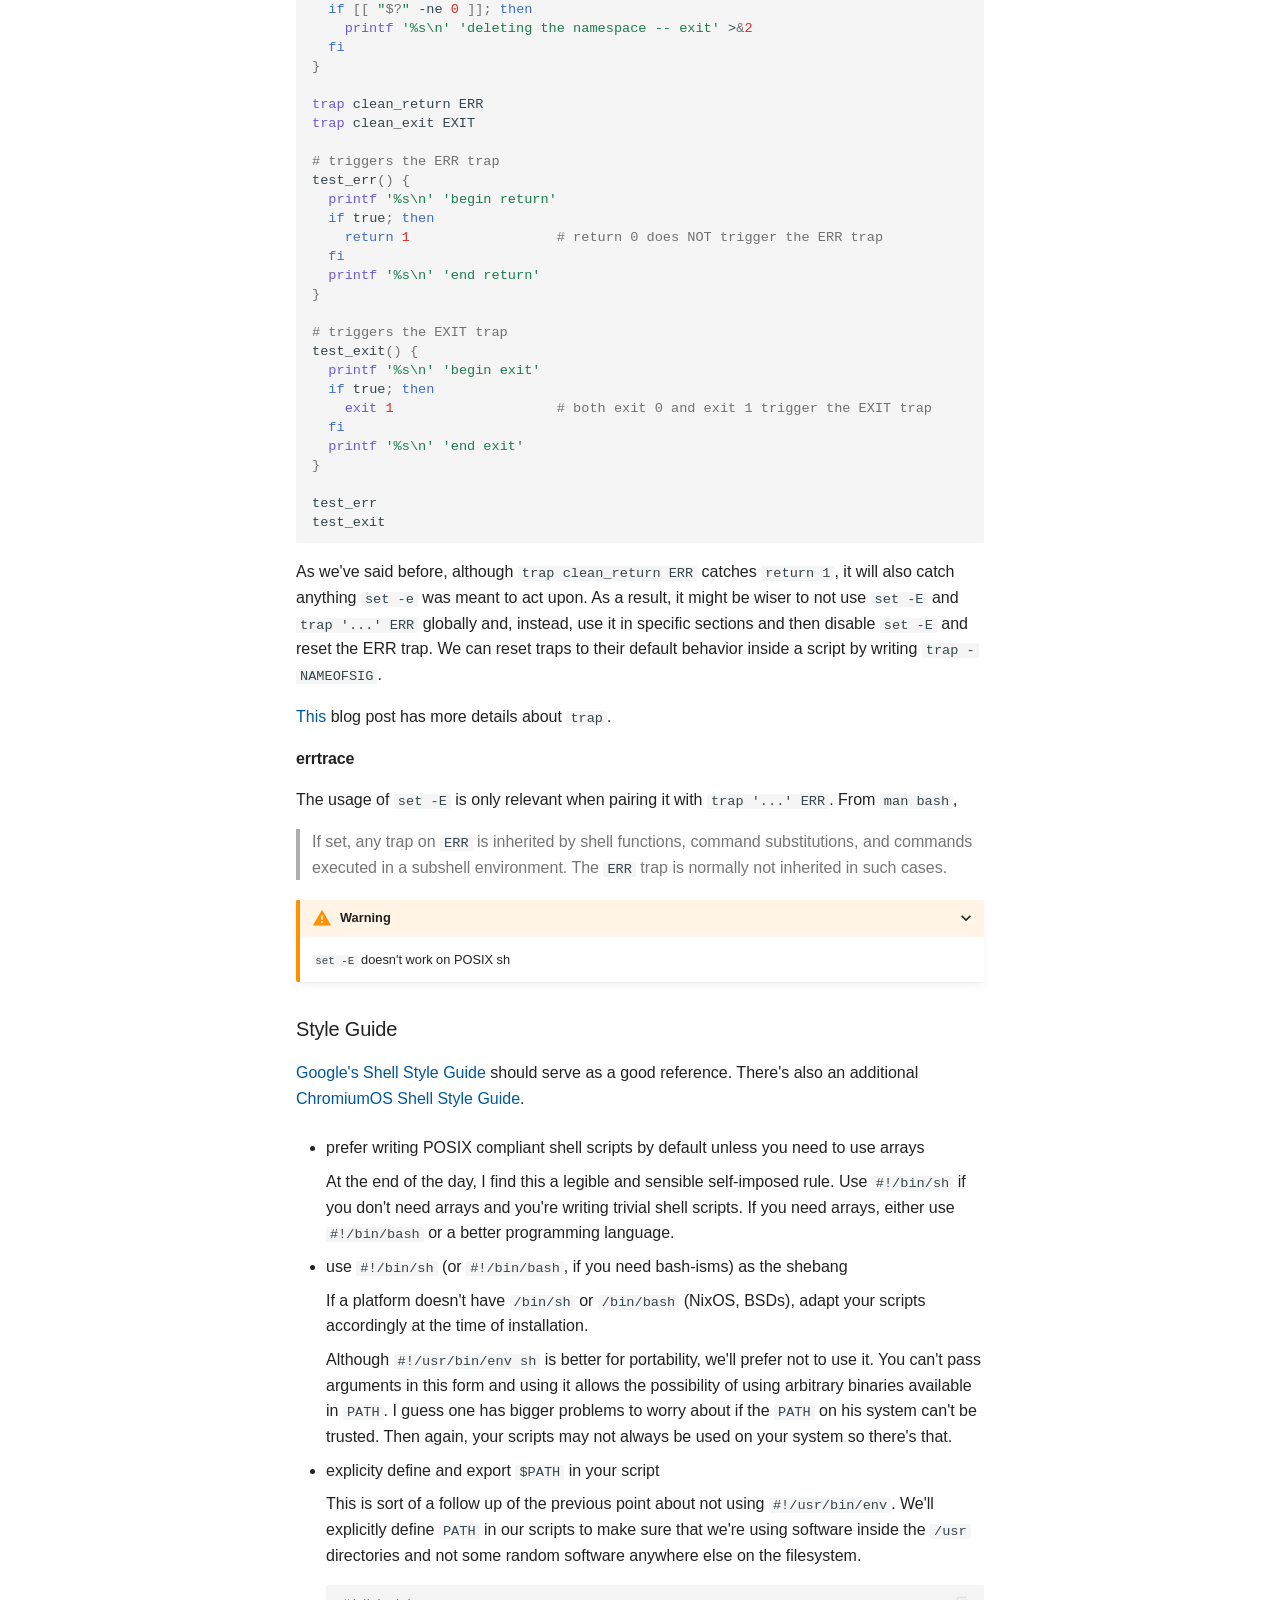
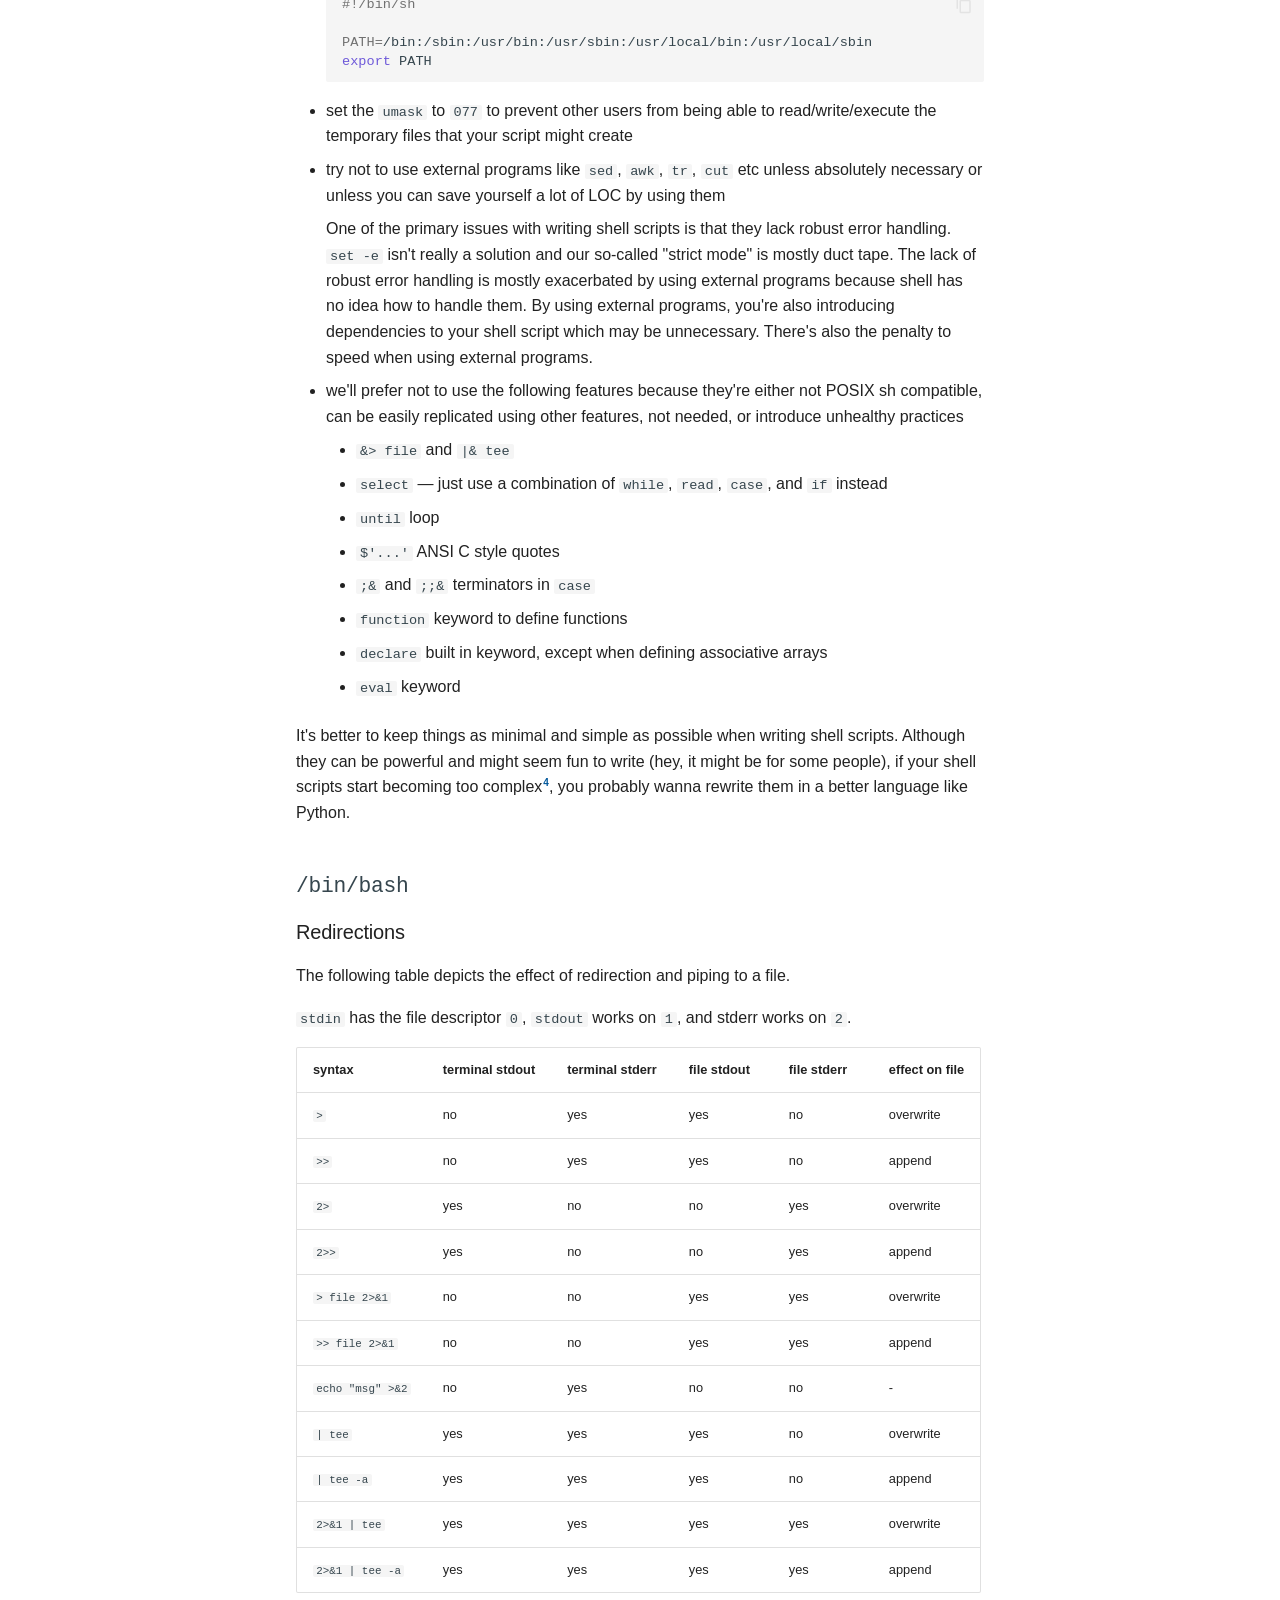
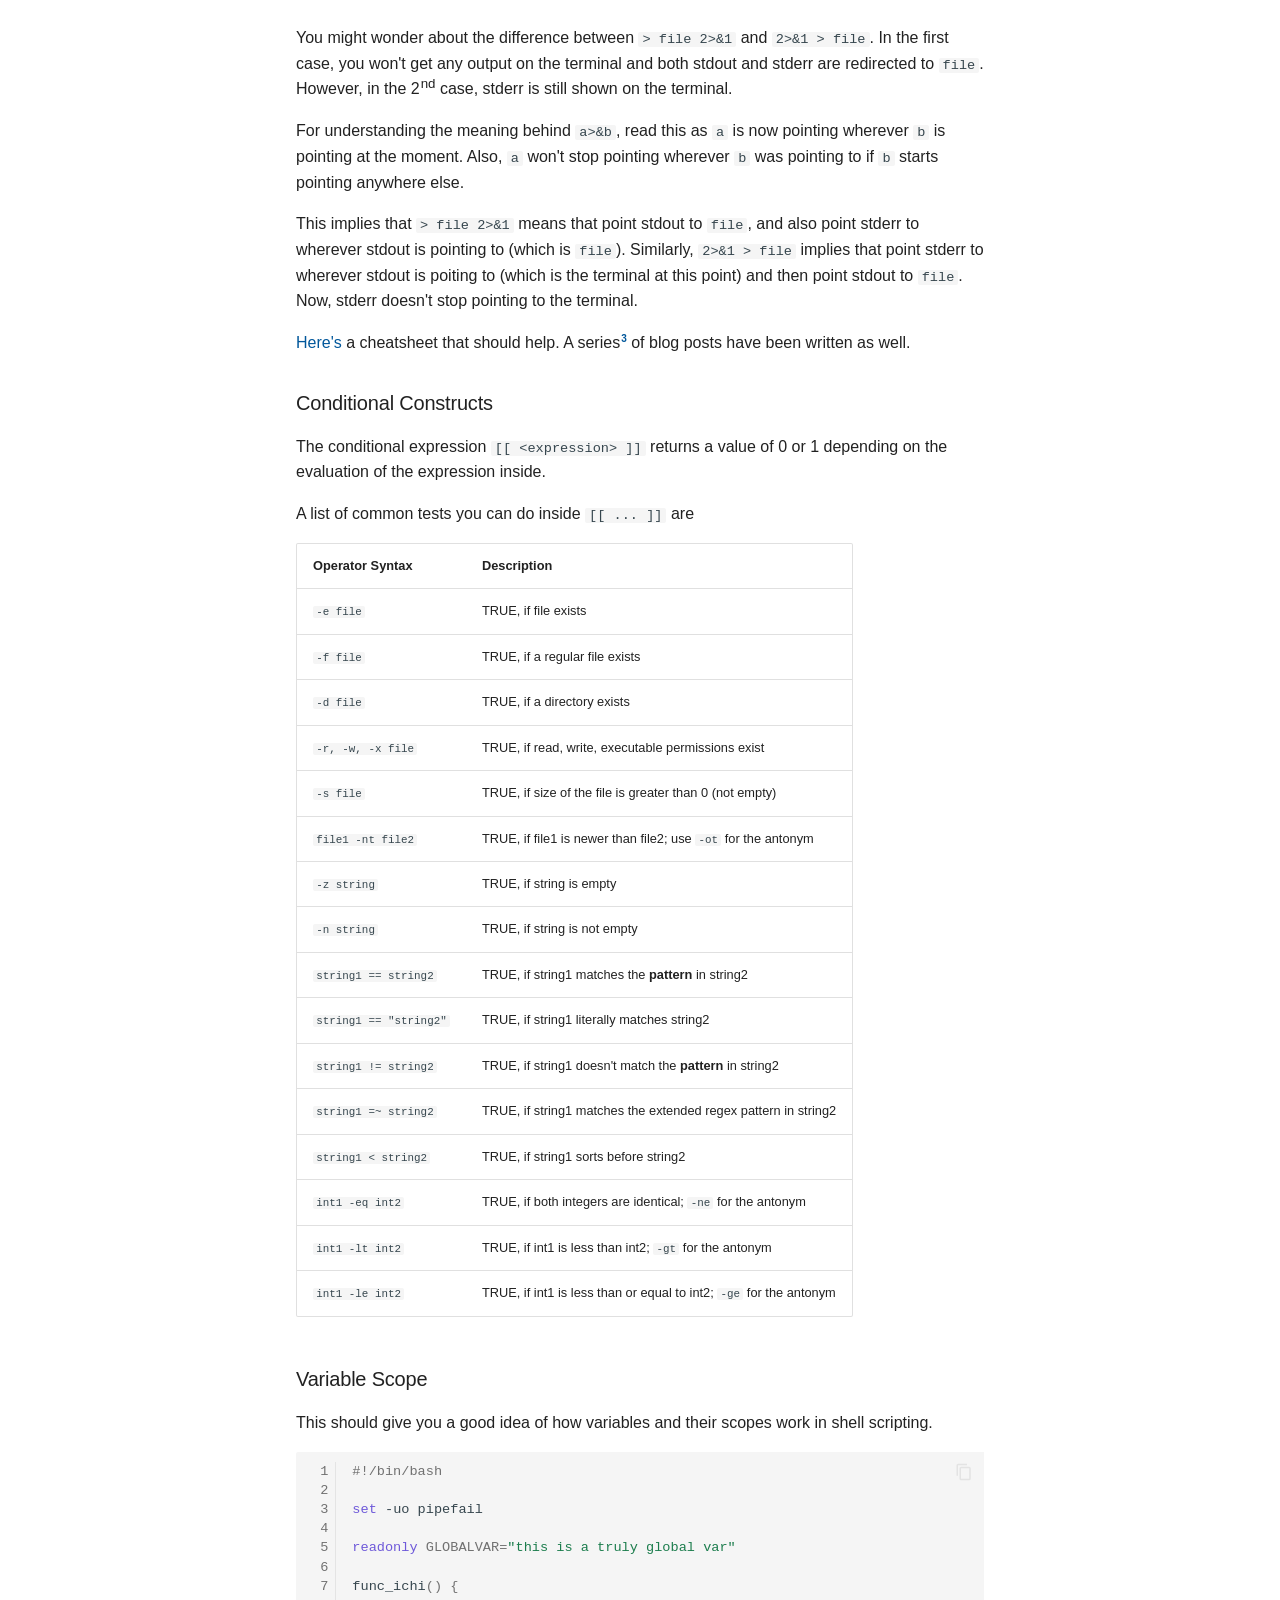
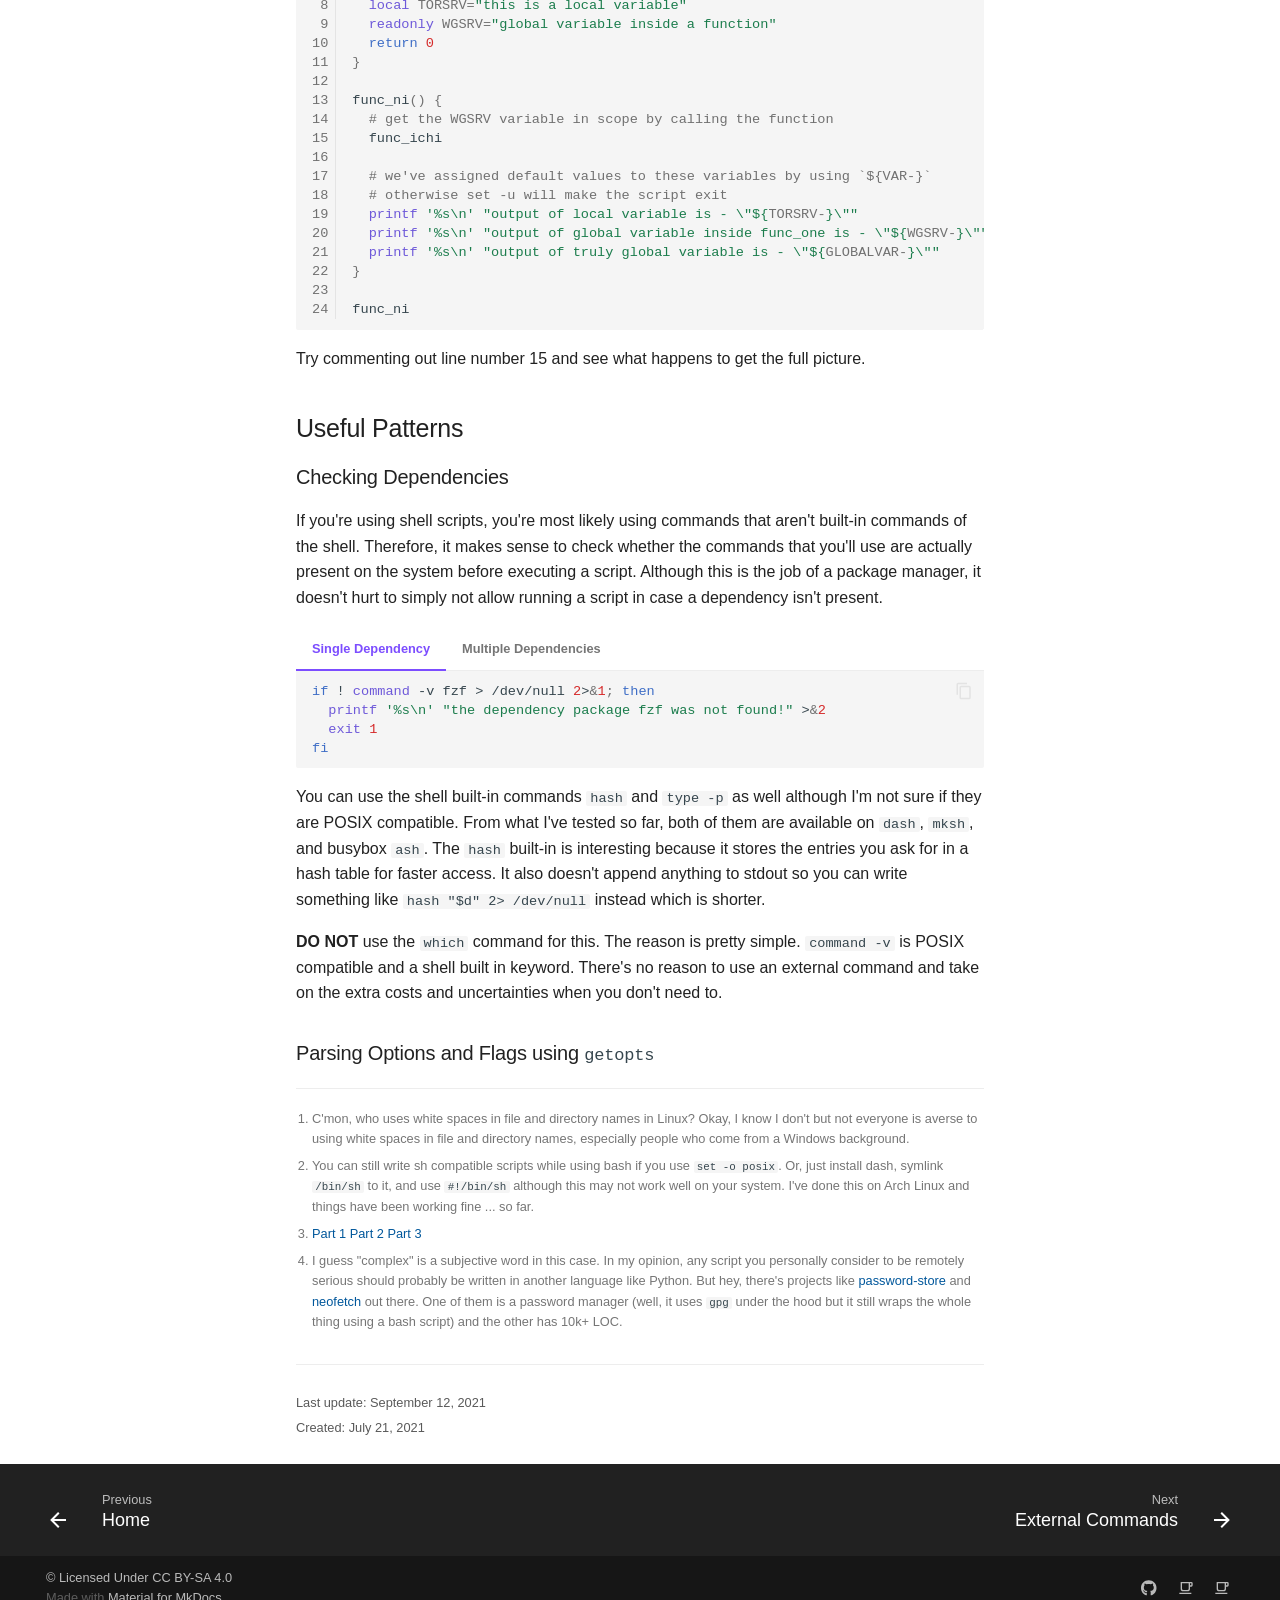
<file: sysadmin/shell/scripting/index.html>
<!doctype html>
<html lang="en" class="no-js">
  <head>
    
      <meta charset="utf-8">
      <meta name="viewport" content="width=device-width,initial-scale=1">
      
        <meta name="description" content="Personal Wiki of Ayush Agarwal">
      
      
      
        <meta name="author" content="Ayush Agarwal">
      
      
        <link rel="canonical" href="https://ayushnix.com/wiki/sysadmin/shell/scripting/">
      
      <link rel="icon" href="../../../images/book-open-outline.svg">
      <meta name="generator" content="mkdocs-1.2.2, mkdocs-material-7.2.6">
    
    
      
        <title>Shell Scripting - AyushNix Wiki</title>
      
    
    
      <link rel="stylesheet" href="../../../assets/stylesheets/main.802231af.min.css">
      
        
        <link rel="stylesheet" href="../../../assets/stylesheets/palette.3f5d1f46.min.css">
        
      
    
    
    
      
    
    
    
      <link rel="stylesheet" href="../../../css/dark-light-image.css">
    
      <link rel="stylesheet" href="../../../css/font-family.css">
    
      <link rel="stylesheet" href="../../../css/primary-color.css">
    
    
      


    
    
  </head>
  
  
    
    
      
    
    
    
    
    <body dir="ltr" data-md-color-scheme="default" data-md-color-primary="light-blue-900" data-md-color-accent="deep-purple">
  
    
    <script>function __prefix(e){return new URL("../../..",location).pathname+"."+e}function __get(e,t=localStorage){return JSON.parse(t.getItem(__prefix(e)))}</script>
    
      <script>var palette=__get("__palette");if(null!==palette&&"object"==typeof palette.color)for(var key in palette.color)document.body.setAttribute("data-md-color-"+key,palette.color[key])</script>
    
    <input class="md-toggle" data-md-toggle="drawer" type="checkbox" id="__drawer" autocomplete="off">
    <input class="md-toggle" data-md-toggle="search" type="checkbox" id="__search" autocomplete="off">
    <label class="md-overlay" for="__drawer"></label>
    <div data-md-component="skip">
      
        
        <a href="#introduction" class="md-skip">
          Skip to content
        </a>
      
    </div>
    <div data-md-component="announce">
      
    </div>
    
      <header class="md-header" data-md-component="header">
  <nav class="md-header__inner md-grid" aria-label="Header">
    <a href="../../.." title="AyushNix Wiki" class="md-header__button md-logo" aria-label="AyushNix Wiki" data-md-component="logo">
      
  
  <svg xmlns="http://www.w3.org/2000/svg" viewBox="0 0 24 24"><path d="M21 4H3a2 2 0 0 0-2 2v13a2 2 0 0 0 2 2h18a2 2 0 0 0 2-2V6a2 2 0 0 0-2-2M3 19V6h8v13H3m18 0h-8V6h8v13m-7-9.5h6V11h-6V9.5m0 2.5h6v1.5h-6V12m0 2.5h6V16h-6v-1.5z"/></svg>

    </a>
    <label class="md-header__button md-icon" for="__drawer">
      <svg xmlns="http://www.w3.org/2000/svg" viewBox="0 0 24 24"><path d="M3 6h18v2H3V6m0 5h18v2H3v-2m0 5h18v2H3v-2z"/></svg>
    </label>
    <div class="md-header__title" data-md-component="header-title">
      <div class="md-header__ellipsis">
        <div class="md-header__topic">
          <span class="md-ellipsis">
            AyushNix Wiki
          </span>
        </div>
        <div class="md-header__topic" data-md-component="header-topic">
          <span class="md-ellipsis">
            
              Shell Scripting
            
          </span>
        </div>
      </div>
    </div>
    
      <form class="md-header__option" data-md-component="palette">
        
          
          
          <input class="md-option" data-md-color-media="(prefers-color-scheme: light)" data-md-color-scheme="default" data-md-color-primary="light-blue-900" data-md-color-accent="deep-purple"  aria-label="Switch to Dark Mode"  type="radio" name="__palette" id="__palette_1">
          
            <label class="md-header__button md-icon" title="Switch to Dark Mode" for="__palette_2" hidden>
              <svg xmlns="http://www.w3.org/2000/svg" viewBox="0 0 24 24"><path d="M7 10a2 2 0 0 1 2 2 2 2 0 0 1-2 2 2 2 0 0 1-2-2 2 2 0 0 1 2-2m10-3a5 5 0 0 1 5 5 5 5 0 0 1-5 5H7a5 5 0 0 1-5-5 5 5 0 0 1 5-5h10M7 9a3 3 0 0 0-3 3 3 3 0 0 0 3 3h10a3 3 0 0 0 3-3 3 3 0 0 0-3-3H7z"/></svg>
            </label>
          
        
          
          
          <input class="md-option" data-md-color-media="(prefers-color-scheme: dark)" data-md-color-scheme="slate" data-md-color-primary="light-blue-300" data-md-color-accent="orange"  aria-label="Switch to Light Mode"  type="radio" name="__palette" id="__palette_2">
          
            <label class="md-header__button md-icon" title="Switch to Light Mode" for="__palette_1" hidden>
              <svg xmlns="http://www.w3.org/2000/svg" viewBox="0 0 24 24"><path d="M17 7H7a5 5 0 0 0-5 5 5 5 0 0 0 5 5h10a5 5 0 0 0 5-5 5 5 0 0 0-5-5m0 8a3 3 0 0 1-3-3 3 3 0 0 1 3-3 3 3 0 0 1 3 3 3 3 0 0 1-3 3z"/></svg>
            </label>
          
        
      </form>
    
    
    
      <label class="md-header__button md-icon" for="__search">
        <svg xmlns="http://www.w3.org/2000/svg" viewBox="0 0 24 24"><path d="M9.5 3A6.5 6.5 0 0 1 16 9.5c0 1.61-.59 3.09-1.56 4.23l.27.27h.79l5 5-1.5 1.5-5-5v-.79l-.27-.27A6.516 6.516 0 0 1 9.5 16 6.5 6.5 0 0 1 3 9.5 6.5 6.5 0 0 1 9.5 3m0 2C7 5 5 7 5 9.5S7 14 9.5 14 14 12 14 9.5 12 5 9.5 5z"/></svg>
      </label>
      
<div class="md-search" data-md-component="search" role="dialog">
  <label class="md-search__overlay" for="__search"></label>
  <div class="md-search__inner" role="search">
    <form class="md-search__form" name="search">
      <input type="text" class="md-search__input" name="query" aria-label="Search" placeholder="Search" autocapitalize="off" autocorrect="off" autocomplete="off" spellcheck="false" data-md-component="search-query" required>
      <label class="md-search__icon md-icon" for="__search">
        <svg xmlns="http://www.w3.org/2000/svg" viewBox="0 0 24 24"><path d="M9.5 3A6.5 6.5 0 0 1 16 9.5c0 1.61-.59 3.09-1.56 4.23l.27.27h.79l5 5-1.5 1.5-5-5v-.79l-.27-.27A6.516 6.516 0 0 1 9.5 16 6.5 6.5 0 0 1 3 9.5 6.5 6.5 0 0 1 9.5 3m0 2C7 5 5 7 5 9.5S7 14 9.5 14 14 12 14 9.5 12 5 9.5 5z"/></svg>
        <svg xmlns="http://www.w3.org/2000/svg" viewBox="0 0 24 24"><path d="M20 11v2H8l5.5 5.5-1.42 1.42L4.16 12l7.92-7.92L13.5 5.5 8 11h12z"/></svg>
      </label>
      <nav class="md-search__options" aria-label="Search">
        
        <button type="reset" class="md-search__icon md-icon" aria-label="Clear" tabindex="-1">
          <svg xmlns="http://www.w3.org/2000/svg" viewBox="0 0 24 24"><path d="M19 6.41 17.59 5 12 10.59 6.41 5 5 6.41 10.59 12 5 17.59 6.41 19 12 13.41 17.59 19 19 17.59 13.41 12 19 6.41z"/></svg>
        </button>
      </nav>
      
    </form>
    <div class="md-search__output">
      <div class="md-search__scrollwrap" data-md-scrollfix>
        <div class="md-search-result" data-md-component="search-result">
          <div class="md-search-result__meta">
            Initializing search
          </div>
          <ol class="md-search-result__list"></ol>
        </div>
      </div>
    </div>
  </div>
</div>
    
    
      <div class="md-header__source">
        
<a href="https://github.com/ayushnix/wiki" title="Go to repository" class="md-source" data-md-component="source">
  <div class="md-source__icon md-icon">
    
    <svg xmlns="http://www.w3.org/2000/svg" viewBox="0 0 496 512"><path d="M165.9 397.4c0 2-2.3 3.6-5.2 3.6-3.3.3-5.6-1.3-5.6-3.6 0-2 2.3-3.6 5.2-3.6 3-.3 5.6 1.3 5.6 3.6zm-31.1-4.5c-.7 2 1.3 4.3 4.3 4.9 2.6 1 5.6 0 6.2-2s-1.3-4.3-4.3-5.2c-2.6-.7-5.5.3-6.2 2.3zm44.2-1.7c-2.9.7-4.9 2.6-4.6 4.9.3 2 2.9 3.3 5.9 2.6 2.9-.7 4.9-2.6 4.6-4.6-.3-1.9-3-3.2-5.9-2.9zM244.8 8C106.1 8 0 113.3 0 252c0 110.9 69.8 205.8 169.5 239.2 12.8 2.3 17.3-5.6 17.3-12.1 0-6.2-.3-40.4-.3-61.4 0 0-70 15-84.7-29.8 0 0-11.4-29.1-27.8-36.6 0 0-22.9-15.7 1.6-15.4 0 0 24.9 2 38.6 25.8 21.9 38.6 58.6 27.5 72.9 20.9 2.3-16 8.8-27.1 16-33.7-55.9-6.2-112.3-14.3-112.3-110.5 0-27.5 7.6-41.3 23.6-58.9-2.6-6.5-11.1-33.3 2.6-67.9 20.9-6.5 69 27 69 27 20-5.6 41.5-8.5 62.8-8.5s42.8 2.9 62.8 8.5c0 0 48.1-33.6 69-27 13.7 34.7 5.2 61.4 2.6 67.9 16 17.7 25.8 31.5 25.8 58.9 0 96.5-58.9 104.2-114.8 110.5 9.2 7.9 17 22.9 17 46.4 0 33.7-.3 75.4-.3 83.6 0 6.5 4.6 14.4 17.3 12.1C428.2 457.8 496 362.9 496 252 496 113.3 383.5 8 244.8 8zM97.2 352.9c-1.3 1-1 3.3.7 5.2 1.6 1.6 3.9 2.3 5.2 1 1.3-1 1-3.3-.7-5.2-1.6-1.6-3.9-2.3-5.2-1zm-10.8-8.1c-.7 1.3.3 2.9 2.3 3.9 1.6 1 3.6.7 4.3-.7.7-1.3-.3-2.9-2.3-3.9-2-.6-3.6-.3-4.3.7zm32.4 35.6c-1.6 1.3-1 4.3 1.3 6.2 2.3 2.3 5.2 2.6 6.5 1 1.3-1.3.7-4.3-1.3-6.2-2.2-2.3-5.2-2.6-6.5-1zm-11.4-14.7c-1.6 1-1.6 3.6 0 5.9 1.6 2.3 4.3 3.3 5.6 2.3 1.6-1.3 1.6-3.9 0-6.2-1.4-2.3-4-3.3-5.6-2z"/></svg>
  </div>
  <div class="md-source__repository">
    AyushNix Wiki
  </div>
</a>
      </div>
    
  </nav>
</header>
    
    <div class="md-container" data-md-component="container">
      
      
        
      
      <main class="md-main" data-md-component="main">
        <div class="md-main__inner md-grid">
          
            
              
              <div class="md-sidebar md-sidebar--primary" data-md-component="sidebar" data-md-type="navigation" >
                <div class="md-sidebar__scrollwrap">
                  <div class="md-sidebar__inner">
                    


<nav class="md-nav md-nav--primary" aria-label="Navigation" data-md-level="0">
  <label class="md-nav__title" for="__drawer">
    <a href="../../.." title="AyushNix Wiki" class="md-nav__button md-logo" aria-label="AyushNix Wiki" data-md-component="logo">
      
  
  <svg xmlns="http://www.w3.org/2000/svg" viewBox="0 0 24 24"><path d="M21 4H3a2 2 0 0 0-2 2v13a2 2 0 0 0 2 2h18a2 2 0 0 0 2-2V6a2 2 0 0 0-2-2M3 19V6h8v13H3m18 0h-8V6h8v13m-7-9.5h6V11h-6V9.5m0 2.5h6v1.5h-6V12m0 2.5h6V16h-6v-1.5z"/></svg>

    </a>
    AyushNix Wiki
  </label>
  
    <div class="md-nav__source">
      
<a href="https://github.com/ayushnix/wiki" title="Go to repository" class="md-source" data-md-component="source">
  <div class="md-source__icon md-icon">
    
    <svg xmlns="http://www.w3.org/2000/svg" viewBox="0 0 496 512"><path d="M165.9 397.4c0 2-2.3 3.6-5.2 3.6-3.3.3-5.6-1.3-5.6-3.6 0-2 2.3-3.6 5.2-3.6 3-.3 5.6 1.3 5.6 3.6zm-31.1-4.5c-.7 2 1.3 4.3 4.3 4.9 2.6 1 5.6 0 6.2-2s-1.3-4.3-4.3-5.2c-2.6-.7-5.5.3-6.2 2.3zm44.2-1.7c-2.9.7-4.9 2.6-4.6 4.9.3 2 2.9 3.3 5.9 2.6 2.9-.7 4.9-2.6 4.6-4.6-.3-1.9-3-3.2-5.9-2.9zM244.8 8C106.1 8 0 113.3 0 252c0 110.9 69.8 205.8 169.5 239.2 12.8 2.3 17.3-5.6 17.3-12.1 0-6.2-.3-40.4-.3-61.4 0 0-70 15-84.7-29.8 0 0-11.4-29.1-27.8-36.6 0 0-22.9-15.7 1.6-15.4 0 0 24.9 2 38.6 25.8 21.9 38.6 58.6 27.5 72.9 20.9 2.3-16 8.8-27.1 16-33.7-55.9-6.2-112.3-14.3-112.3-110.5 0-27.5 7.6-41.3 23.6-58.9-2.6-6.5-11.1-33.3 2.6-67.9 20.9-6.5 69 27 69 27 20-5.6 41.5-8.5 62.8-8.5s42.8 2.9 62.8 8.5c0 0 48.1-33.6 69-27 13.7 34.7 5.2 61.4 2.6 67.9 16 17.7 25.8 31.5 25.8 58.9 0 96.5-58.9 104.2-114.8 110.5 9.2 7.9 17 22.9 17 46.4 0 33.7-.3 75.4-.3 83.6 0 6.5 4.6 14.4 17.3 12.1C428.2 457.8 496 362.9 496 252 496 113.3 383.5 8 244.8 8zM97.2 352.9c-1.3 1-1 3.3.7 5.2 1.6 1.6 3.9 2.3 5.2 1 1.3-1 1-3.3-.7-5.2-1.6-1.6-3.9-2.3-5.2-1zm-10.8-8.1c-.7 1.3.3 2.9 2.3 3.9 1.6 1 3.6.7 4.3-.7.7-1.3-.3-2.9-2.3-3.9-2-.6-3.6-.3-4.3.7zm32.4 35.6c-1.6 1.3-1 4.3 1.3 6.2 2.3 2.3 5.2 2.6 6.5 1 1.3-1.3.7-4.3-1.3-6.2-2.2-2.3-5.2-2.6-6.5-1zm-11.4-14.7c-1.6 1-1.6 3.6 0 5.9 1.6 2.3 4.3 3.3 5.6 2.3 1.6-1.3 1.6-3.9 0-6.2-1.4-2.3-4-3.3-5.6-2z"/></svg>
  </div>
  <div class="md-source__repository">
    AyushNix Wiki
  </div>
</a>
    </div>
  
  <ul class="md-nav__list" data-md-scrollfix>
    
      
      
      

  
  
  
    <li class="md-nav__item">
      <a href="../../.." class="md-nav__link">
        Home
      </a>
    </li>
  

    
      
      
      

  
  
  
    <li class="md-nav__item">
      <a href="https://ayushnix.com/blog" class="md-nav__link">
        Blog
      </a>
    </li>
  

    
      
      
      

  
  
    
  
  
    
      
    
    <li class="md-nav__item md-nav__item--active md-nav__item--section md-nav__item--nested">
      
      
        <input class="md-nav__toggle md-toggle" data-md-toggle="__nav_3" type="checkbox" id="__nav_3" checked>
      
      <label class="md-nav__link" for="__nav_3">
        Linux System Administration
        <span class="md-nav__icon md-icon"></span>
      </label>
      <nav class="md-nav" aria-label="Linux System Administration" data-md-level="1">
        <label class="md-nav__title" for="__nav_3">
          <span class="md-nav__icon md-icon"></span>
          Linux System Administration
        </label>
        <ul class="md-nav__list" data-md-scrollfix>
          
            
  
  
    
  
  
    
    <li class="md-nav__item md-nav__item--active md-nav__item--nested">
      
      
        <input class="md-nav__toggle md-toggle" data-md-toggle="__nav_3_1" type="checkbox" id="__nav_3_1" checked>
      
      <label class="md-nav__link" for="__nav_3_1">
        Shell
        <span class="md-nav__icon md-icon"></span>
      </label>
      <nav class="md-nav" aria-label="Shell" data-md-level="2">
        <label class="md-nav__title" for="__nav_3_1">
          <span class="md-nav__icon md-icon"></span>
          Shell
        </label>
        <ul class="md-nav__list" data-md-scrollfix>
          
            
  
  
    
  
  
    <li class="md-nav__item md-nav__item--active">
      
      <input class="md-nav__toggle md-toggle" data-md-toggle="toc" type="checkbox" id="__toc">
      
      
      
        <label class="md-nav__link md-nav__link--active" for="__toc">
          Shell Scripting
          <span class="md-nav__icon md-icon"></span>
        </label>
      
      <a href="./" class="md-nav__link md-nav__link--active">
        Shell Scripting
      </a>
      
        
<nav class="md-nav md-nav--secondary" aria-label="Table of contents">
  
  
  
  
    <label class="md-nav__title" for="__toc">
      <span class="md-nav__icon md-icon"></span>
      Table of contents
    </label>
    <ul class="md-nav__list" data-md-component="toc" data-md-scrollfix>
      
        <li class="md-nav__item">
  <a href="#introduction" class="md-nav__link">
    Introduction
  </a>
  
    <nav class="md-nav" aria-label="Introduction">
      <ul class="md-nav__list">
        
          <li class="md-nav__item">
  <a href="#linter-formatter-and-testing" class="md-nav__link">
    Linter, Formatter, and Testing
  </a>
  
</li>
        
          <li class="md-nav__item">
  <a href="#shell-strict-mode" class="md-nav__link">
    Shell Strict Mode
  </a>
  
    <nav class="md-nav" aria-label="Shell Strict Mode">
      <ul class="md-nav__list">
        
          <li class="md-nav__item">
  <a href="#errexit" class="md-nav__link">
    errexit
  </a>
  
</li>
        
          <li class="md-nav__item">
  <a href="#nounset" class="md-nav__link">
    nounset
  </a>
  
</li>
        
          <li class="md-nav__item">
  <a href="#pipefail" class="md-nav__link">
    pipefail
  </a>
  
</li>
        
          <li class="md-nav__item">
  <a href="#noclobber" class="md-nav__link">
    noclobber
  </a>
  
</li>
        
          <li class="md-nav__item">
  <a href="#trap" class="md-nav__link">
    trap
  </a>
  
</li>
        
          <li class="md-nav__item">
  <a href="#errtrace" class="md-nav__link">
    errtrace
  </a>
  
</li>
        
      </ul>
    </nav>
  
</li>
        
          <li class="md-nav__item">
  <a href="#style-guide" class="md-nav__link">
    Style Guide
  </a>
  
</li>
        
      </ul>
    </nav>
  
</li>
      
        <li class="md-nav__item">
  <a href="#binbash" class="md-nav__link">
    /bin/bash
  </a>
  
    <nav class="md-nav" aria-label="/bin/bash">
      <ul class="md-nav__list">
        
          <li class="md-nav__item">
  <a href="#redirections" class="md-nav__link">
    Redirections
  </a>
  
</li>
        
          <li class="md-nav__item">
  <a href="#conditional-constructs" class="md-nav__link">
    Conditional Constructs
  </a>
  
</li>
        
          <li class="md-nav__item">
  <a href="#variable-scope" class="md-nav__link">
    Variable Scope
  </a>
  
</li>
        
      </ul>
    </nav>
  
</li>
      
        <li class="md-nav__item">
  <a href="#useful-patterns" class="md-nav__link">
    Useful Patterns
  </a>
  
    <nav class="md-nav" aria-label="Useful Patterns">
      <ul class="md-nav__list">
        
          <li class="md-nav__item">
  <a href="#checking-dependencies" class="md-nav__link">
    Checking Dependencies
  </a>
  
</li>
        
          <li class="md-nav__item">
  <a href="#parsing-options-and-flags-using-getopts" class="md-nav__link">
    Parsing Options and Flags using getopts
  </a>
  
</li>
        
      </ul>
    </nav>
  
</li>
      
    </ul>
  
</nav>
      
    </li>
  

          
            
  
  
  
    <li class="md-nav__item">
      <a href="../external_commands/" class="md-nav__link">
        External Commands
      </a>
    </li>
  

          
        </ul>
      </nav>
    </li>
  

          
            
  
  
  
    
    <li class="md-nav__item md-nav__item--nested">
      
      
        <input class="md-nav__toggle md-toggle" data-md-toggle="__nav_3_2" type="checkbox" id="__nav_3_2" >
      
      <label class="md-nav__link" for="__nav_3_2">
        Tools
        <span class="md-nav__icon md-icon"></span>
      </label>
      <nav class="md-nav" aria-label="Tools" data-md-level="2">
        <label class="md-nav__title" for="__nav_3_2">
          <span class="md-nav__icon md-icon"></span>
          Tools
        </label>
        <ul class="md-nav__list" data-md-scrollfix>
          
            
  
  
  
    <li class="md-nav__item">
      <a href="../../tools/tmux/" class="md-nav__link">
        tmux
      </a>
    </li>
  

          
            
  
  
  
    <li class="md-nav__item">
      <a href="../../tools/oneliners/" class="md-nav__link">
        one liners
      </a>
    </li>
  

          
        </ul>
      </nav>
    </li>
  

          
        </ul>
      </nav>
    </li>
  

    
      
      
      

  
  
  
    
      
    
    <li class="md-nav__item md-nav__item--section md-nav__item--nested">
      
      
        <input class="md-nav__toggle md-toggle" data-md-toggle="__nav_4" type="checkbox" id="__nav_4" >
      
      <label class="md-nav__link" for="__nav_4">
        Networking
        <span class="md-nav__icon md-icon"></span>
      </label>
      <nav class="md-nav" aria-label="Networking" data-md-level="1">
        <label class="md-nav__title" for="__nav_4">
          <span class="md-nav__icon md-icon"></span>
          Networking
        </label>
        <ul class="md-nav__list" data-md-scrollfix>
          
            
  
  
  
    
    <li class="md-nav__item md-nav__item--nested">
      
      
        <input class="md-nav__toggle md-toggle" data-md-toggle="__nav_4_1" type="checkbox" id="__nav_4_1" >
      
      <label class="md-nav__link" for="__nav_4_1">
        DNS
        <span class="md-nav__icon md-icon"></span>
      </label>
      <nav class="md-nav" aria-label="DNS" data-md-level="2">
        <label class="md-nav__title" for="__nav_4_1">
          <span class="md-nav__icon md-icon"></span>
          DNS
        </label>
        <ul class="md-nav__list" data-md-scrollfix>
          
            
  
  
  
    <li class="md-nav__item">
      <a href="../../../networking/dns/how-does-dns-work/" class="md-nav__link">
        How Does DNS Work?
      </a>
    </li>
  

          
        </ul>
      </nav>
    </li>
  

          
        </ul>
      </nav>
    </li>
  

    
      
      
      

  
  
  
    
      
    
    <li class="md-nav__item md-nav__item--section md-nav__item--nested">
      
      
        <input class="md-nav__toggle md-toggle" data-md-toggle="__nav_5" type="checkbox" id="__nav_5" >
      
      <label class="md-nav__link" for="__nav_5">
        DevOps
        <span class="md-nav__icon md-icon"></span>
      </label>
      <nav class="md-nav" aria-label="DevOps" data-md-level="1">
        <label class="md-nav__title" for="__nav_5">
          <span class="md-nav__icon md-icon"></span>
          DevOps
        </label>
        <ul class="md-nav__list" data-md-scrollfix>
          
            
  
  
  
    
    <li class="md-nav__item md-nav__item--nested">
      
      
        <input class="md-nav__toggle md-toggle" data-md-toggle="__nav_5_1" type="checkbox" id="__nav_5_1" >
      
      <label class="md-nav__link" for="__nav_5_1">
        Git
        <span class="md-nav__icon md-icon"></span>
      </label>
      <nav class="md-nav" aria-label="Git" data-md-level="2">
        <label class="md-nav__title" for="__nav_5_1">
          <span class="md-nav__icon md-icon"></span>
          Git
        </label>
        <ul class="md-nav__list" data-md-scrollfix>
          
            
  
  
  
    <li class="md-nav__item">
      <a href="../../../devops/git/getting-started-with-git/" class="md-nav__link">
        Getting Started With Git
      </a>
    </li>
  

          
        </ul>
      </nav>
    </li>
  

          
        </ul>
      </nav>
    </li>
  

    
      
      
      

  
  
  
    
      
    
    <li class="md-nav__item md-nav__item--section md-nav__item--nested">
      
      
        <input class="md-nav__toggle md-toggle" data-md-toggle="__nav_6" type="checkbox" id="__nav_6" >
      
      <label class="md-nav__link" for="__nav_6">
        Others
        <span class="md-nav__icon md-icon"></span>
      </label>
      <nav class="md-nav" aria-label="Others" data-md-level="1">
        <label class="md-nav__title" for="__nav_6">
          <span class="md-nav__icon md-icon"></span>
          Others
        </label>
        <ul class="md-nav__list" data-md-scrollfix>
          
            
  
  
  
    <li class="md-nav__item">
      <a href="../../../others/quotes/" class="md-nav__link">
        Quotes
      </a>
    </li>
  

          
        </ul>
      </nav>
    </li>
  

    
  </ul>
</nav>
                  </div>
                </div>
              </div>
            
            
              
              <div class="md-sidebar md-sidebar--secondary" data-md-component="sidebar" data-md-type="toc" >
                <div class="md-sidebar__scrollwrap">
                  <div class="md-sidebar__inner">
                    
<nav class="md-nav md-nav--secondary" aria-label="Table of contents">
  
  
  
  
    <label class="md-nav__title" for="__toc">
      <span class="md-nav__icon md-icon"></span>
      Table of contents
    </label>
    <ul class="md-nav__list" data-md-component="toc" data-md-scrollfix>
      
        <li class="md-nav__item">
  <a href="#introduction" class="md-nav__link">
    Introduction
  </a>
  
    <nav class="md-nav" aria-label="Introduction">
      <ul class="md-nav__list">
        
          <li class="md-nav__item">
  <a href="#linter-formatter-and-testing" class="md-nav__link">
    Linter, Formatter, and Testing
  </a>
  
</li>
        
          <li class="md-nav__item">
  <a href="#shell-strict-mode" class="md-nav__link">
    Shell Strict Mode
  </a>
  
    <nav class="md-nav" aria-label="Shell Strict Mode">
      <ul class="md-nav__list">
        
          <li class="md-nav__item">
  <a href="#errexit" class="md-nav__link">
    errexit
  </a>
  
</li>
        
          <li class="md-nav__item">
  <a href="#nounset" class="md-nav__link">
    nounset
  </a>
  
</li>
        
          <li class="md-nav__item">
  <a href="#pipefail" class="md-nav__link">
    pipefail
  </a>
  
</li>
        
          <li class="md-nav__item">
  <a href="#noclobber" class="md-nav__link">
    noclobber
  </a>
  
</li>
        
          <li class="md-nav__item">
  <a href="#trap" class="md-nav__link">
    trap
  </a>
  
</li>
        
          <li class="md-nav__item">
  <a href="#errtrace" class="md-nav__link">
    errtrace
  </a>
  
</li>
        
      </ul>
    </nav>
  
</li>
        
          <li class="md-nav__item">
  <a href="#style-guide" class="md-nav__link">
    Style Guide
  </a>
  
</li>
        
      </ul>
    </nav>
  
</li>
      
        <li class="md-nav__item">
  <a href="#binbash" class="md-nav__link">
    /bin/bash
  </a>
  
    <nav class="md-nav" aria-label="/bin/bash">
      <ul class="md-nav__list">
        
          <li class="md-nav__item">
  <a href="#redirections" class="md-nav__link">
    Redirections
  </a>
  
</li>
        
          <li class="md-nav__item">
  <a href="#conditional-constructs" class="md-nav__link">
    Conditional Constructs
  </a>
  
</li>
        
          <li class="md-nav__item">
  <a href="#variable-scope" class="md-nav__link">
    Variable Scope
  </a>
  
</li>
        
      </ul>
    </nav>
  
</li>
      
        <li class="md-nav__item">
  <a href="#useful-patterns" class="md-nav__link">
    Useful Patterns
  </a>
  
    <nav class="md-nav" aria-label="Useful Patterns">
      <ul class="md-nav__list">
        
          <li class="md-nav__item">
  <a href="#checking-dependencies" class="md-nav__link">
    Checking Dependencies
  </a>
  
</li>
        
          <li class="md-nav__item">
  <a href="#parsing-options-and-flags-using-getopts" class="md-nav__link">
    Parsing Options and Flags using getopts
  </a>
  
</li>
        
      </ul>
    </nav>
  
</li>
      
    </ul>
  
</nav>
                  </div>
                </div>
              </div>
            
          
          <div class="md-content" data-md-component="content">
            <article class="md-content__inner md-typeset">
              
                
                
                  <h1>Shell Scripting</h1>
                
                <h2 id="introduction">Introduction<a class="headerlink" href="#introduction" title="Permanent link">#</a></h2>
<p>Knowing how to use your shell and being able to write scripts that work across different Unix-like
operating systems can be an incredibly important skill. I've often thought about it as an essential
skill that a sysadmin should possess. However, there are various complications when it comes to
using shell scripts.</p>
<ul>
<li>
<p>although bash is the most popular shell out there, it isn't the standard shell
  used across all Unix-like systems</p>
<p>Debian uses dash as its <code>/bin/sh</code> and Alpine, used widely in containers, uses BusyBox which uses
its own version of <a href="https://en.wikipedia.org/wiki/Almquist_shell">ash</a>. There's <code>tcsh</code> used by
FreeBSD and <code>pdksh</code> used by OpenBSD. Needless to say, there are syntactical differences between
all of them although scripts written in POSIX sh should probably run reliably across all of
these platforms.</p>
</li>
<li>
<p>shell scripts do not have robust error handling features and they can't handle
  edge cases you didn't think about</p>
<p>Drew DeVault wrote a <a href="https://drewdevault.com/2020/12/12/Shell-literacy.html">blog post</a> about
becoming shell literate. A guy on HN rightfully <a href="https://news.ycombinator.com/item?id=25402003">pointed
out</a> the flaws in the operation<sup id="fnref:1"><a class="footnote-ref" href="#fn:1">1</a></sup>.</p>
<p><a href="http://typingducks.com/blog/bash/">Here's</a> a blog post about issues when using shell scripts.
<a href="https://mywiki.wooledge.org/BashWeaknesses">Here's</a> another page on Greg's Wiki about
weaknesses in bash.</p>
</li>
</ul>
<p>However, if you know what you're doing, shell scripting using POSIX sh or bash<sup id="fnref:2"><a class="footnote-ref" href="#fn:2">2</a></sup> can be a powerful
tool in your repertoire. You may or may not have access to Python in your Unix-like platform or in
your container but you will always have a shell.</p>
<p>In case your <code>/bin/sh</code> is symlinked to <code>/bin/bash</code>, install
<a href="https://git.kernel.org/pub/scm/utils/dash/dash.git">dash</a>. There's also
<a href="http://www.mirbsd.org/mksh.htm">mksh</a> which seems to be POSIX compliant, a better interactive shell
than dash, and is also used on Android.</p>
<h3 id="linter-formatter-and-testing">Linter, Formatter, and Testing<a class="headerlink" href="#linter-formatter-and-testing" title="Permanent link">#</a></h3>
<p>Before we get started with bash shell scripting, install
<a href="https://github.com/koalaman/shellcheck">shellcheck</a>. Seriously, don't write shell scripts without
this tool.</p>
<p>We'll also use <a href="https://github.com/mvdan/sh">shfmt</a> to follow a specific style guide and stick to
it. I'm using <code>-i 2 -ci -sr -bn</code> options with shfmt.  You'll need a plugin like
<a href="https://github.com/dense-analysis/ale">ALE</a> to use shellcheck and shfmt on neovim.</p>
<p>I'm not sure if <a href="https://github.com/bats-core/bats-core">bats</a> is helpful. There's also
<a href="https://github.com/shellspec/shellspec">shellspec</a> and <a href="https://github.com/kward/shunit2">shunit2</a>.</p>
<h3 id="shell-strict-mode">Shell Strict Mode<a class="headerlink" href="#shell-strict-mode" title="Permanent link">#</a></h3>
<p><a href="http://redsymbol.net/articles/unofficial-bash-strict-mode/">This</a> blog post, for better or worse,
seems to have popularized strict mode in shell scripting.</p>
<p>We'll use our own version of the unofficial strict mode with reasons explained below.</p>
<div class="tabbed-set" data-tabs="1:2"><input checked="checked" id="__tabbed_1_1" name="__tabbed_1" type="radio" /><label for="__tabbed_1_1"><code>/bin/sh</code></label><div class="tabbed-content">
<div class="highlight"><pre><span></span><code><span class="nb">set</span> -u

<span class="nb">readonly</span> <span class="nv">PATH</span><span class="o">=</span><span class="s2">&quot;/bin:/sbin:/usr/bin:/usr/sbin:/usr/local/bin:/usr/local/sbin&quot;</span>
<span class="nb">export</span> PATH
<span class="nb">umask</span> <span class="m">077</span>

<span class="nb">trap</span> <span class="s1">&#39;...&#39;</span> EXIT
</code></pre></div>
</div>
<input id="__tabbed_1_2" name="__tabbed_1" type="radio" /><label for="__tabbed_1_2"><code>/bin/bash</code></label><div class="tabbed-content">
<div class="highlight"><pre><span></span><code><span class="nb">set</span> -uo pipefail

<span class="nb">shopt</span> -s nullglob

<span class="nb">readonly</span> <span class="nv">PATH</span><span class="o">=</span><span class="s2">&quot;/bin:/sbin:/usr/bin:/usr/sbin:/usr/local/bin:/usr/local/sbin&quot;</span>
<span class="nb">export</span> PATH
<span class="nb">umask</span> <span class="m">077</span>

<span class="nb">trap</span> <span class="s1">&#39;...&#39;</span> EXIT
</code></pre></div>
</div>
</div>
<p>We can use <code>set -e</code> in <code>/bin/sh</code> and <code>set -Ee</code> combined with <code>trap '...' ERR</code> in <code>/bin/bash</code>.
However, we'll do so in isolated cases where the behavior of <code>set -e</code> is somewhat predictable. We'll
need to remember to reset our <code>ERR</code> trap using <code>trap - ERR</code> when we do use it.</p>
<p>This section should probably be enough to convince someone that error handling in shell scripting is
basically broken and shouldn't always be relied upon. If you are writing serious scripts or programs
that need robust error handling, don't use shell scripts.</p>
<h4 id="errexit">errexit<a class="headerlink" href="#errexit" title="Permanent link">#</a></h4>
<p><code>set -e</code> is supposed to make a script exit immediately whenever it finds a non-zero exit code.
However, this doesn't always work as expected. This is from <code>man bash</code>,</p>
<blockquote>
<p>The shell does not exit if the command that fails is part of the command list immediately
following a <code>while</code> or <code>until</code> keyword, part of the test following the if or elif reserved words,
part of any command executed in a <code>&amp;&amp;</code> or <code>||</code> list except the command following the final <code>&amp;&amp;</code> or
<code>||</code>, any command in a pipeline but the last, or if the command's return value is being inverted
with <code>!</code>.  If a compound command other than a subshell returns a non-zero status because a command
failed while <code>-e</code> was being ignored, the shell does not exit.</p>
</blockquote>
<p>Basically, if you're using <code>set -e</code> or <code>trap ERR</code>, you've gotta keep these caveats in mind.</p>
<p>If that wasn't enough, <code>set -e</code> may cause our script to exit when we may not want it to.</p>
<div class="highlight"><pre><span></span><code><span class="nb">set</span> -e

<span class="nv">count</span><span class="o">=</span><span class="k">$(</span>grep -c some-string /usr/bin/pass<span class="k">)</span> <span class="c1"># script execution aborts here</span>

<span class="k">if</span> <span class="o">[</span> <span class="s2">&quot;</span><span class="si">${</span><span class="nv">count</span><span class="si">}</span><span class="s2">&quot;</span> -ne <span class="m">0</span> <span class="o">]</span><span class="p">;</span> <span class="k">then</span>
  <span class="nb">printf</span> <span class="s1">&#39;%s\n&#39;</span> <span class="s2">&quot;found something&quot;</span>
<span class="k">else</span>
  <span class="nb">printf</span> <span class="s1">&#39;%s\n&#39;</span> <span class="s2">&quot;nothing found&quot;</span>
<span class="k">fi</span>
</code></pre></div>
<p>Here's another example.</p>
<div class="highlight"><pre><span></span><code><span class="nb">set</span> -e

<span class="nv">i</span><span class="o">=</span><span class="m">0</span>
<span class="o">((</span>i++<span class="o">))</span> <span class="c1"># script execution aborts here</span>
<span class="nb">echo</span> <span class="s2">&quot;</span><span class="nv">$i</span><span class="s2">&quot;</span>
</code></pre></div>
<p>In the first case, if <code>grep</code> fails to find any match, the exit code becomes non-zero. However,
that's fine, because we intend to use it as a test case. But using <code>set -e</code> aborts execution. In the
second case, the shell exits when it finds that the value of the arithmetic expression is 0. Of
course, writing <code>((i = i + 1))</code> would've been better but we shouldn't have to deal with unexpected
events like this.</p>
<p>There are <a href="http://typingducks.com/blog/bash/">plenty</a> of other
<a href="https://mywiki.wooledge.org/BashFAQ/105">examples</a> of unintended behavior when using <code>set -e</code>. As a
result, <strong>we WON'T be using</strong> <code>set -e</code> in our scripts, at least not globally.</p>
<h4 id="nounset">nounset<a class="headerlink" href="#nounset" title="Permanent link">#</a></h4>
<p>Unlike <code>set -e</code>, <code>set -u</code> is relatively harmless and can be useful provided we deal with unset
positional parameters.</p>
<div class="highlight"><pre><span></span><code><span class="nb">set</span> -u

<span class="k">if</span> <span class="o">[</span> -n <span class="s2">&quot;</span><span class="si">${</span><span class="nv">1</span><span class="p">-</span><span class="si">}</span><span class="s2">&quot;</span> <span class="o">]</span><span class="p">;</span> <span class="k">then</span>
  <span class="nb">echo</span> <span class="s2">&quot;the first parameter wasn&#39;t empty and it had </span><span class="si">${</span><span class="nv">1</span><span class="p">-</span><span class="si">}</span><span class="s2">&quot;</span>
<span class="k">else</span>
  <span class="nb">echo</span> <span class="s2">&quot;the first parameter was either unset or empty&quot;</span>
<span class="k">fi</span>
</code></pre></div>
<p>If we write <code>$1</code> and it's unset, <code>set -u</code> will cause the script to exit.</p>
<p>Since <code>set -u</code> doesn't come with potential false positives (that I know of), <strong>we WILL USE</strong> <code>set
-u</code> in our scripts.</p>
<h4 id="pipefail">pipefail<a class="headerlink" href="#pipefail" title="Permanent link">#</a></h4>
<details class="warning" open="open"><summary>Warning</summary><p><code>set -o pipefail</code> doesn't work on POSIX sh</p>
</details>
<p>Normally, the exit status of a pipeline is the exit status of the last command in the pipe. When we
enable <code>set -o pipefail</code> in <code>/bin/bash</code>, the exit status is that of the last command from the right
which fails.</p>
<p>However, that's all that <code>set -o pipefail</code> does. In isolation, it <strong>DOES NOT</strong> cause the script
execution to stop.  It simply changes the exit code of the pipe in question and allows the script
execution to go ahead. Only when it's coupled with <code>set -e</code> or <code>|| exit 1</code> does the script execution
actually stop.</p>
<p>If we do use <code>set -e</code>, all the commands in a pipe are still executed, even if the first command in a
pipe fails. Yes, you read that right. Using <code>set -e</code> just doesn't allow the script to proceed
further, but it doesn't actually terminate the script execution at the command which fails in a
pipe.</p>
<p>Here's a simple (albeit stupid) example to show what we're talking about.</p>
<div class="highlight"><pre><span></span><code><span class="nb">set</span> -o pipefail

<span class="nb">echo</span> <span class="s2">&quot;first commmand&quot;</span> <span class="p">|</span> grep second <span class="p">|</span> tee sample.txt
<span class="nb">echo</span> <span class="s2">&quot;the exit status of the last command was </span><span class="nv">$?</span><span class="s2">&quot;</span>
</code></pre></div>
<p>Normally, what you'd expect in this case after using <code>set -o pipefail</code> is that the script execution
would stop at <code>grep second</code> but it doesn't. An empty file <code>sample.txt</code> is created and the next
command is also executed. Adding <code>set -e</code> in this case would stop the script after all the commands
in the pipe are executed and the next <code>echo</code> command won't be executed.</p>
<p>If you weren't aware about this behaviour, it should probably make you see pipes in Linux with a new
perspective. That being said, we <strong>CAN USE</strong> <code>set -o pipefail</code> in our <code>#!/bin/bash</code> scripts as long
as we're aware of its limitations.</p>
<h4 id="noclobber">noclobber<a class="headerlink" href="#noclobber" title="Permanent link">#</a></h4>
<p><code>set -C</code> prevents scripts from overwriting existing files. The commands in the following script will
run successfully except line number 3 assuming that <code>sample.txt</code> already exists.</p>
<table class="highlighttable"><tr><td class="linenos"><div class="linenodiv"><pre><span></span><span class="normal">1</span>
<span class="normal">2</span>
<span class="normal">3</span>
<span class="normal">4</span>
<span class="normal">5</span></pre></div></td><td class="code"><div class="highlight"><pre><span></span><code><span class="nb">set</span> -C

<span class="nb">echo</span> <span class="s2">&quot;overwrite&quot;</span> &gt; sample.txt
<span class="nb">echo</span> <span class="s2">&quot;append&quot;</span> &gt;&gt; sample.txt
<span class="nb">echo</span> <span class="s2">&quot;send to null&quot;</span> &gt; /dev/null
</code></pre></div>
</td></tr></table>
<p>If you create the file using <code>touch sample.txt</code> before line 3, that will also cause line 3 to fail.
The only case when line 3 would succeed is when <code>sample.txt</code> didn't exist before the execution of
line 3.</p>
<p>You can override the effect of <code>set -C</code> by using <code>&gt;|</code> instead of <code>&gt;</code>.</p>
<p>We can use <code>set -C</code> in our scripts without issues but using it can be optional I think. It depends
on the person writing the code. When using <code>set -C</code>, if you really need to overwrite an existing
file, either use <code>&gt;|</code> or, better yet, redirect the command in question to a temporary file and copy
that file over to the intended file.</p>
<h4 id="trap">trap<a class="headerlink" href="#trap" title="Permanent link">#</a></h4>
<p>Using <code>trap</code> can be helpful if you want to implement cleanup jobs before a script exits. A simple
use case can be deleting temporary files and directories created as part of the script.</p>
<details class="warning" open="open"><summary>Warning</summary><p><code>ERR</code> doesn't work on POSIX sh</p>
</details>
<p>Here's a good example to show how <code>trap</code> works with <code>ERR</code>, <code>EXIT</code>, <code>exit 1</code>, and <code>return 1</code>.</p>
<div class="highlight"><pre><span></span><code><span class="nb">set</span> -Euo pipefail

<span class="c1"># we don&#39;t need to check the status code</span>
clean_return<span class="o">()</span> <span class="o">{</span>
    <span class="nb">printf</span> <span class="s1">&#39;%s\n&#39;</span> <span class="s1">&#39;deleting the namespace -- return&#39;</span> &gt;<span class="p">&amp;</span><span class="m">2</span>
<span class="o">}</span>

<span class="c1"># we need to check the status code to determine if action should be taken</span>
<span class="c1"># otherwise, even if script exits normally, this function will execute</span>
<span class="c1"># and maybe undo everything unintentionally</span>
clean_exit<span class="o">()</span> <span class="o">{</span>
  <span class="k">if</span> <span class="o">[[</span> <span class="s2">&quot;</span><span class="nv">$?</span><span class="s2">&quot;</span> -ne <span class="m">0</span> <span class="o">]]</span><span class="p">;</span> <span class="k">then</span>
    <span class="nb">printf</span> <span class="s1">&#39;%s\n&#39;</span> <span class="s1">&#39;deleting the namespace -- exit&#39;</span> &gt;<span class="p">&amp;</span><span class="m">2</span>
  <span class="k">fi</span>
<span class="o">}</span>

<span class="nb">trap</span> clean_return ERR
<span class="nb">trap</span> clean_exit EXIT

<span class="c1"># triggers the ERR trap</span>
test_err<span class="o">()</span> <span class="o">{</span>
  <span class="nb">printf</span> <span class="s1">&#39;%s\n&#39;</span> <span class="s1">&#39;begin return&#39;</span>
  <span class="k">if</span> true<span class="p">;</span> <span class="k">then</span>
    <span class="k">return</span> <span class="m">1</span>                  <span class="c1"># return 0 does NOT trigger the ERR trap</span>
  <span class="k">fi</span>
  <span class="nb">printf</span> <span class="s1">&#39;%s\n&#39;</span> <span class="s1">&#39;end return&#39;</span>
<span class="o">}</span>

<span class="c1"># triggers the EXIT trap</span>
test_exit<span class="o">()</span> <span class="o">{</span>
  <span class="nb">printf</span> <span class="s1">&#39;%s\n&#39;</span> <span class="s1">&#39;begin exit&#39;</span>
  <span class="k">if</span> true<span class="p">;</span> <span class="k">then</span>
    <span class="nb">exit</span> <span class="m">1</span>                    <span class="c1"># both exit 0 and exit 1 trigger the EXIT trap</span>
  <span class="k">fi</span>
  <span class="nb">printf</span> <span class="s1">&#39;%s\n&#39;</span> <span class="s1">&#39;end exit&#39;</span>
<span class="o">}</span>

test_err
test_exit
</code></pre></div>
<p>As we've said before, although <code>trap clean_return ERR</code> catches <code>return 1</code>, it will also catch
anything <code>set -e</code> was meant to act upon. As a result, it might be wiser to not use <code>set -E</code> and
<code>trap '...' ERR</code> globally and, instead, use it in specific sections and then disable <code>set -E</code> and
reset the ERR trap. We can reset traps to their default behavior inside a script by writing <code>trap
- NAMEOFSIG</code>.</p>
<p><a href="http://redsymbol.net/articles/bash-exit-traps/">This</a> blog post has more details about <code>trap</code>.</p>
<h4 id="errtrace">errtrace<a class="headerlink" href="#errtrace" title="Permanent link">#</a></h4>
<p>The usage of <code>set -E</code> is only relevant when pairing it with <code>trap '...' ERR</code>. From <code>man bash</code>,</p>
<blockquote>
<p>If set, any trap on <code>ERR</code> is inherited by shell functions, command substitutions, and commands
executed in a subshell environment.  The <code>ERR</code> trap is normally not inherited in such cases.</p>
</blockquote>
<details class="warning" open="open"><summary>Warning</summary><p><code>set -E</code> doesn't work on POSIX sh</p>
</details>
<h3 id="style-guide">Style Guide<a class="headerlink" href="#style-guide" title="Permanent link">#</a></h3>
<p><a href="https://google.github.io/styleguide/shellguide.html">Google's Shell Style Guide</a> should serve as a
good reference. There's also an additional <a href="https://chromium.googlesource.com/chromiumos/docs/+/HEAD/styleguide/shell.md">ChromiumOS Shell Style
Guide</a>.</p>
<ul>
<li>
<p>prefer writing POSIX compliant shell scripts by default unless you need to use arrays</p>
<p>At the end of the day, I find this a legible and sensible self-imposed rule. Use <code>#!/bin/sh</code> if
you don't need arrays and you're writing trivial shell scripts. If you need arrays, either use
<code>#!/bin/bash</code> or a better programming language.</p>
</li>
<li>
<p>use <code>#!/bin/sh</code> (or <code>#!/bin/bash</code>, if you need bash-isms) as the shebang</p>
<p>If a platform doesn't have <code>/bin/sh</code> or <code>/bin/bash</code> (NixOS, BSDs), adapt your scripts
accordingly at the time of installation.</p>
<p>Although <code>#!/usr/bin/env sh</code> is better for portability, we'll prefer not to use it. You can't
pass arguments in this form and using it allows the possibility of using arbitrary binaries
available in <code>PATH</code>. I guess one has bigger problems to worry about if the <code>PATH</code> on his system
can't be trusted. Then again, your scripts may not always be used on your system so there's
that.</p>
</li>
<li>
<p>explicity define and export <code>$PATH</code> in your script</p>
<p>This is sort of a follow up of the previous point about not using <code>#!/usr/bin/env</code>. We'll
explicitly define <code>PATH</code> in our scripts to make sure that we're using software inside the <code>/usr</code>
directories and not some random software anywhere else on the filesystem.</p>
<div class="highlight"><pre><span></span><code><span class="ch">#!/bin/sh</span>

<span class="nv">PATH</span><span class="o">=</span>/bin:/sbin:/usr/bin:/usr/sbin:/usr/local/bin:/usr/local/sbin
<span class="nb">export</span> PATH
</code></pre></div>
</li>
<li>
<p>set the <code>umask</code> to <code>077</code> to prevent other users from being able to read/write/execute the
  temporary files that your script might create</p>
</li>
<li>
<p>try not to use external programs like <code>sed</code>, <code>awk</code>, <code>tr</code>, <code>cut</code> etc unless absolutely necessary or
  unless you can save yourself a lot of LOC by using them</p>
<p>One of the primary issues with writing shell scripts is that they lack robust error handling.
<code>set -e</code> isn't really a solution and our so-called "strict mode" is mostly duct tape. The lack
of robust error handling is mostly exacerbated by using external programs because shell has no
idea how to handle them. By using external programs, you're also introducing dependencies to
your shell script which may be unnecessary. There's also the penalty to speed when using
external programs.</p>
</li>
<li>
<p>we'll prefer not to use the following features because they're either not POSIX sh compatible, can
  be easily replicated using other features, not needed, or introduce unhealthy practices</p>
<ul>
<li><code>&amp;&gt; file</code> and <code>|&amp; tee</code></li>
<li><code>select</code> — just use a combination of <code>while</code>, <code>read</code>, <code>case</code>, and <code>if</code>
  instead</li>
<li><code>until</code> loop</li>
<li><code>$'...'</code> ANSI C style quotes</li>
<li><code>;&amp;</code> and <code>;;&amp;</code> terminators in <code>case</code></li>
<li><code>function</code> keyword to define functions</li>
<li><code>declare</code> built in keyword, except when defining associative arrays</li>
<li><code>eval</code> keyword</li>
</ul>
</li>
</ul>
<p>It's better to keep things as minimal and simple as possible when writing shell scripts. Although
they can be powerful and might seem fun to write (hey, it might be for some people), if your shell
scripts start becoming too complex<sup id="fnref:4"><a class="footnote-ref" href="#fn:4">4</a></sup>, you probably wanna rewrite them in a better language like
Python.</p>
<h2 id="binbash"><code>/bin/bash</code><a class="headerlink" href="#binbash" title="Permanent link">#</a></h2>
<h3 id="redirections">Redirections<a class="headerlink" href="#redirections" title="Permanent link">#</a></h3>
<p>The following table depicts the effect of redirection and piping to a file.</p>
<p><code>stdin</code> has the file descriptor <code>0</code>, <code>stdout</code> works on <code>1</code>, and stderr works on <code>2</code>.</p>
<table>
<thead>
<tr>
<th>syntax</th>
<th>terminal stdout</th>
<th>terminal stderr</th>
<th>file stdout</th>
<th>file stderr</th>
<th>effect on file</th>
</tr>
</thead>
<tbody>
<tr>
<td><code>&gt;</code></td>
<td>no</td>
<td>yes</td>
<td>yes</td>
<td>no</td>
<td>overwrite</td>
</tr>
<tr>
<td><code>&gt;&gt;</code></td>
<td>no</td>
<td>yes</td>
<td>yes</td>
<td>no</td>
<td>append</td>
</tr>
<tr>
<td><code>2&gt;</code></td>
<td>yes</td>
<td>no</td>
<td>no</td>
<td>yes</td>
<td>overwrite</td>
</tr>
<tr>
<td><code>2&gt;&gt;</code></td>
<td>yes</td>
<td>no</td>
<td>no</td>
<td>yes</td>
<td>append</td>
</tr>
<tr>
<td><code>&gt; file 2&gt;&amp;1</code></td>
<td>no</td>
<td>no</td>
<td>yes</td>
<td>yes</td>
<td>overwrite</td>
</tr>
<tr>
<td><code>&gt;&gt; file 2&gt;&amp;1</code></td>
<td>no</td>
<td>no</td>
<td>yes</td>
<td>yes</td>
<td>append</td>
</tr>
<tr>
<td><code>echo "msg" &gt;&amp;2</code></td>
<td>no</td>
<td>yes</td>
<td>no</td>
<td>no</td>
<td>-</td>
</tr>
<tr>
<td><code>| tee</code></td>
<td>yes</td>
<td>yes</td>
<td>yes</td>
<td>no</td>
<td>overwrite</td>
</tr>
<tr>
<td><code>| tee -a</code></td>
<td>yes</td>
<td>yes</td>
<td>yes</td>
<td>no</td>
<td>append</td>
</tr>
<tr>
<td><code>2&gt;&amp;1 | tee</code></td>
<td>yes</td>
<td>yes</td>
<td>yes</td>
<td>yes</td>
<td>overwrite</td>
</tr>
<tr>
<td><code>2&gt;&amp;1 | tee -a</code></td>
<td>yes</td>
<td>yes</td>
<td>yes</td>
<td>yes</td>
<td>append</td>
</tr>
</tbody>
</table>
<p>You might wonder about the difference between <code>&gt; file 2&gt;&amp;1</code> and <code>2&gt;&amp;1 &gt; file</code>. In the first case,
you won't get any output on the terminal and both stdout and stderr are redirected to <code>file</code>.
However, in the 2<sup>nd</sup> case, stderr is still shown on the terminal.</p>
<p>For understanding the meaning behind <code>a&gt;&amp;b</code>, read this as <code>a</code> is now pointing wherever <code>b</code> is
pointing at the moment. Also, <code>a</code> won't stop pointing wherever <code>b</code> was pointing to if <code>b</code> starts
pointing anywhere else.</p>
<p>This implies that <code>&gt; file 2&gt;&amp;1</code> means that point stdout to <code>file</code>, and also point stderr to wherever
stdout is pointing to (which is <code>file</code>). Similarly, <code>2&gt;&amp;1 &gt; file</code> implies that point stderr to
wherever stdout is poiting to (which is the terminal at this point) and then point stdout to <code>file</code>.
Now, stderr doesn't stop pointing to the terminal.</p>
<p><a href="https://catonmat.net/ftp/bash-redirections-cheat-sheet.pdf">Here's</a> a cheatsheet that should help.
A series<sup id="fnref:3"><a class="footnote-ref" href="#fn:3">3</a></sup> of blog posts have been written as well.</p>
<h3 id="conditional-constructs">Conditional Constructs<a class="headerlink" href="#conditional-constructs" title="Permanent link">#</a></h3>
<p>The conditional expression <code>[[ &lt;expression&gt; ]]</code> returns a value of 0 or 1 depending on the
evaluation of the expression inside.</p>
<p>A list of common tests you can do inside <code>[[ ... ]]</code> are</p>
<table>
<thead>
<tr>
<th>Operator Syntax</th>
<th>Description</th>
</tr>
</thead>
<tbody>
<tr>
<td><code>-e file</code></td>
<td>TRUE, if file exists</td>
</tr>
<tr>
<td><code>-f file</code></td>
<td>TRUE, if a regular file exists</td>
</tr>
<tr>
<td><code>-d file</code></td>
<td>TRUE, if a directory exists</td>
</tr>
<tr>
<td><code>-r, -w, -x file</code></td>
<td>TRUE, if read, write, executable permissions exist</td>
</tr>
<tr>
<td><code>-s file</code></td>
<td>TRUE, if size of the file is greater than 0 (not empty)</td>
</tr>
<tr>
<td><code>file1 -nt file2</code></td>
<td>TRUE, if file1 is newer than file2; use <code>-ot</code> for the antonym</td>
</tr>
<tr>
<td><code>-z string</code></td>
<td>TRUE, if string is empty</td>
</tr>
<tr>
<td><code>-n string</code></td>
<td>TRUE, if string is not empty</td>
</tr>
<tr>
<td><code>string1 == string2</code></td>
<td>TRUE, if string1 matches the <strong>pattern</strong> in string2</td>
</tr>
<tr>
<td><code>string1 == "string2"</code></td>
<td>TRUE, if string1 literally matches string2</td>
</tr>
<tr>
<td><code>string1 != string2</code></td>
<td>TRUE, if string1 doesn't match the <strong>pattern</strong> in string2</td>
</tr>
<tr>
<td><code>string1 =~ string2</code></td>
<td>TRUE, if string1 matches the extended regex pattern in string2</td>
</tr>
<tr>
<td><code>string1 &lt; string2</code></td>
<td>TRUE, if string1 sorts before string2</td>
</tr>
<tr>
<td><code>int1 -eq int2</code></td>
<td>TRUE, if both integers are identical; <code>-ne</code> for the antonym</td>
</tr>
<tr>
<td><code>int1 -lt int2</code></td>
<td>TRUE, if int1 is less than int2; <code>-gt</code> for the antonym</td>
</tr>
<tr>
<td><code>int1 -le int2</code></td>
<td>TRUE, if int1 is less than or equal to int2; <code>-ge</code> for the antonym</td>
</tr>
</tbody>
</table>
<h3 id="variable-scope">Variable Scope<a class="headerlink" href="#variable-scope" title="Permanent link">#</a></h3>
<p>This should give you a good idea of how variables and their scopes work in shell scripting.</p>
<table class="highlighttable"><tr><td class="linenos"><div class="linenodiv"><pre><span></span><span class="normal"> 1</span>
<span class="normal"> 2</span>
<span class="normal"> 3</span>
<span class="normal"> 4</span>
<span class="normal"> 5</span>
<span class="normal"> 6</span>
<span class="normal"> 7</span>
<span class="normal"> 8</span>
<span class="normal"> 9</span>
<span class="normal">10</span>
<span class="normal">11</span>
<span class="normal">12</span>
<span class="normal">13</span>
<span class="normal">14</span>
<span class="normal">15</span>
<span class="normal">16</span>
<span class="normal">17</span>
<span class="normal">18</span>
<span class="normal">19</span>
<span class="normal">20</span>
<span class="normal">21</span>
<span class="normal">22</span>
<span class="normal">23</span>
<span class="normal">24</span></pre></div></td><td class="code"><div class="highlight"><pre><span></span><code><span class="ch">#!/bin/bash</span>

<span class="nb">set</span> -uo pipefail

<span class="nb">readonly</span> <span class="nv">GLOBALVAR</span><span class="o">=</span><span class="s2">&quot;this is a truly global var&quot;</span>

func_ichi<span class="o">()</span> <span class="o">{</span>
  <span class="nb">local</span> <span class="nv">TORSRV</span><span class="o">=</span><span class="s2">&quot;this is a local variable&quot;</span>
  <span class="nb">readonly</span> <span class="nv">WGSRV</span><span class="o">=</span><span class="s2">&quot;global variable inside a function&quot;</span>
  <span class="k">return</span> <span class="m">0</span>
<span class="o">}</span>

func_ni<span class="o">()</span> <span class="o">{</span>
  <span class="c1"># get the WGSRV variable in scope by calling the function</span>
  func_ichi

  <span class="c1"># we&#39;ve assigned default values to these variables by using `${VAR-}`</span>
  <span class="c1"># otherwise set -u will make the script exit</span>
  <span class="nb">printf</span> <span class="s1">&#39;%s\n&#39;</span> <span class="s2">&quot;output of local variable is - \&quot;</span><span class="si">${</span><span class="nv">TORSRV</span><span class="p">-</span><span class="si">}</span><span class="s2">\&quot;&quot;</span>
  <span class="nb">printf</span> <span class="s1">&#39;%s\n&#39;</span> <span class="s2">&quot;output of global variable inside func_one is - \&quot;</span><span class="si">${</span><span class="nv">WGSRV</span><span class="p">-</span><span class="si">}</span><span class="s2">\&quot;&quot;</span>
  <span class="nb">printf</span> <span class="s1">&#39;%s\n&#39;</span> <span class="s2">&quot;output of truly global variable is - \&quot;</span><span class="si">${</span><span class="nv">GLOBALVAR</span><span class="p">-</span><span class="si">}</span><span class="s2">\&quot;&quot;</span>
<span class="o">}</span>

func_ni
</code></pre></div>
</td></tr></table>
<p>Try commenting out line number 15 and see what happens to get the full picture.</p>
<h2 id="useful-patterns">Useful Patterns<a class="headerlink" href="#useful-patterns" title="Permanent link">#</a></h2>
<h3 id="checking-dependencies">Checking Dependencies<a class="headerlink" href="#checking-dependencies" title="Permanent link">#</a></h3>
<p>If you're using shell scripts, you're most likely using commands that aren't built-in commands of
the shell. Therefore, it makes sense to check whether the commands that you'll use are actually
present on the system before executing a script. Although this is the job of a package manager, it
doesn't hurt to simply not allow running a script in case a dependency isn't present.</p>
<div class="tabbed-set" data-tabs="2:2"><input checked="checked" id="__tabbed_2_1" name="__tabbed_2" type="radio" /><label for="__tabbed_2_1">Single Dependency</label><div class="tabbed-content">
<div class="highlight"><pre><span></span><code><span class="k">if</span> ! <span class="nb">command</span> -v fzf &gt; /dev/null <span class="m">2</span>&gt;<span class="p">&amp;</span><span class="m">1</span><span class="p">;</span> <span class="k">then</span>
  <span class="nb">printf</span> <span class="s1">&#39;%s\n&#39;</span> <span class="s2">&quot;the dependency package fzf was not found!&quot;</span> &gt;<span class="p">&amp;</span><span class="m">2</span>
  <span class="nb">exit</span> <span class="m">1</span>
<span class="k">fi</span>
</code></pre></div>
</div>
<input id="__tabbed_2_2" name="__tabbed_2" type="radio" /><label for="__tabbed_2_2">Multiple Dependencies</label><div class="tabbed-content">
<div class="highlight"><pre><span></span><code><span class="nv">dependencies</span><span class="o">=(</span><span class="s2">&quot;fzf&quot;</span> <span class="s2">&quot;rg&quot;</span> <span class="s2">&quot;bat&quot;</span> <span class="s2">&quot;lsls&quot;</span><span class="o">)</span>
<span class="k">for</span> d <span class="k">in</span> <span class="s2">&quot;</span><span class="si">${</span><span class="nv">dependencies</span><span class="p">[@]</span><span class="si">}</span><span class="s2">&quot;</span><span class="p">;</span> <span class="k">do</span>
  <span class="k">if</span> ! <span class="nb">command</span> -v <span class="s2">&quot;</span><span class="nv">$d</span><span class="s2">&quot;</span> &gt; /dev/null <span class="m">2</span>&gt;<span class="p">&amp;</span><span class="m">1</span><span class="p">;</span> <span class="k">then</span>
    <span class="nb">printf</span> <span class="s1">&#39;%s\n&#39;</span> <span class="s2">&quot;the dependency package </span><span class="nv">$d</span><span class="s2"> was not found!&quot;</span> &gt;<span class="p">&amp;</span><span class="m">2</span>
    <span class="nb">exit</span> <span class="m">1</span>
  <span class="k">fi</span>
<span class="k">done</span>
</code></pre></div>
</div>
</div>
<p>You can use the shell built-in commands <code>hash</code> and <code>type -p</code> as well although I'm not sure if they
are POSIX compatible. From what I've tested so far, both of them are available on <code>dash</code>, <code>mksh</code>,
and busybox <code>ash</code>. The <code>hash</code> built-in is interesting because it stores the entries you ask for in a
hash table for faster access. It also doesn't append anything to stdout so you can write something
like <code>hash "$d" 2&gt; /dev/null</code> instead which is shorter.</p>
<p><strong>DO NOT</strong> use the <code>which</code> command for this. The reason is pretty simple. <code>command -v</code> is POSIX
compatible and a shell built in keyword. There's no reason to use an external command and take on
the extra costs and uncertainties when you don't need to.</p>
<h3 id="parsing-options-and-flags-using-getopts">Parsing Options and Flags using <code>getopts</code><a class="headerlink" href="#parsing-options-and-flags-using-getopts" title="Permanent link">#</a></h3>
<div class="footnote">
<hr />
<ol>
<li id="fn:1">
<p>C'mon, who uses white spaces in file and directory names in Linux? Okay, I know I don't but not
everyone is averse to using white spaces in file and directory names, especially people who come
from a Windows background.&#160;<a class="footnote-backref" href="#fnref:1" title="Jump back to footnote 1 in the text">&#8617;</a></p>
</li>
<li id="fn:2">
<p>You can still write sh compatible scripts while using bash if you use <code>set -o posix</code>. Or, just
install dash, symlink <code>/bin/sh</code> to it, and use <code>#!/bin/sh</code> although this may not work well on your
system. I've done this on Arch Linux and things have been working fine ... so far.&#160;<a class="footnote-backref" href="#fnref:2" title="Jump back to footnote 2 in the text">&#8617;</a></p>
</li>
<li id="fn:3">
<p><a href="https://catonmat.net/bash-one-liners-explained-part-one">Part 1</a>
<a href="https://catonmat.net/bash-one-liners-explained-part-two">Part 2</a>
<a href="https://catonmat.net/bash-one-liners-explained-part-three">Part 3</a>&#160;<a class="footnote-backref" href="#fnref:3" title="Jump back to footnote 3 in the text">&#8617;</a></p>
</li>
<li id="fn:4">
<p>I guess "complex" is a subjective word in this case. In my opinion, any script you personally
consider to be remotely serious should probably be written in another language like Python. But hey,
there's projects like
<a href="https://git.zx2c4.com/password-store/tree/src/password-store.sh">password-store</a> and
<a href="https://github.com/dylanaraps/neofetch/blob/master/neofetch">neofetch</a> out there. One of them is a
password manager (well, it uses <code>gpg</code> under the hood but it still wraps the whole thing using a bash
script) and the other has 10k+ LOC.&#160;<a class="footnote-backref" href="#fnref:4" title="Jump back to footnote 4 in the text">&#8617;</a></p>
</li>
</ol>
</div>
                
                  
                    

<hr>
<div class="md-source-date">
  <small>
    
      Last update: <span class="git-revision-date-localized-plugin git-revision-date-localized-plugin-date">September 12, 2021</span>
      
        <br>Created: <span class="git-revision-date-localized-plugin git-revision-date-localized-plugin-date">July 21, 2021</span> 
      
    
  </small>
</div>
                  
                
              
              
                


              
            </article>
          </div>
        </div>
        
      </main>
      
        
<footer class="md-footer">
  
    <nav class="md-footer__inner md-grid" aria-label="Footer">
      
        
        <a href="../../.." class="md-footer__link md-footer__link--prev" aria-label="Previous: Home" rel="prev">
          <div class="md-footer__button md-icon">
            <svg xmlns="http://www.w3.org/2000/svg" viewBox="0 0 24 24"><path d="M20 11v2H8l5.5 5.5-1.42 1.42L4.16 12l7.92-7.92L13.5 5.5 8 11h12z"/></svg>
          </div>
          <div class="md-footer__title">
            <div class="md-ellipsis">
              <span class="md-footer__direction">
                Previous
              </span>
              Home
            </div>
          </div>
        </a>
      
      
        
        <a href="../external_commands/" class="md-footer__link md-footer__link--next" aria-label="Next: External Commands" rel="next">
          <div class="md-footer__title">
            <div class="md-ellipsis">
              <span class="md-footer__direction">
                Next
              </span>
              External Commands
            </div>
          </div>
          <div class="md-footer__button md-icon">
            <svg xmlns="http://www.w3.org/2000/svg" viewBox="0 0 24 24"><path d="M4 11v2h12l-5.5 5.5 1.42 1.42L19.84 12l-7.92-7.92L10.5 5.5 16 11H4z"/></svg>
          </div>
        </a>
      
    </nav>
  
  <div class="md-footer-meta md-typeset">
    <div class="md-footer-meta__inner md-grid">
      <div class="md-footer-copyright">
        
          <div class="md-footer-copyright__highlight">
            &copy; Licensed Under <a href=https://creativecommons.org/licenses/by-sa/4.0/> CC BY-SA 4.0</a>
          </div>
        
        Made with
        <a href="https://squidfunk.github.io/mkdocs-material/" target="_blank" rel="noopener">
          Material for MkDocs
        </a>
        
      </div>
      
  <div class="md-footer-social">
    
      
      
      <a href="https://github.com/ayushnix" target="_blank" rel="noopener" title="Ayush Agarwal on GitHub" class="md-footer-social__link">
        <svg xmlns="http://www.w3.org/2000/svg" viewBox="0 0 496 512"><path d="M165.9 397.4c0 2-2.3 3.6-5.2 3.6-3.3.3-5.6-1.3-5.6-3.6 0-2 2.3-3.6 5.2-3.6 3-.3 5.6 1.3 5.6 3.6zm-31.1-4.5c-.7 2 1.3 4.3 4.3 4.9 2.6 1 5.6 0 6.2-2s-1.3-4.3-4.3-5.2c-2.6-.7-5.5.3-6.2 2.3zm44.2-1.7c-2.9.7-4.9 2.6-4.6 4.9.3 2 2.9 3.3 5.9 2.6 2.9-.7 4.9-2.6 4.6-4.6-.3-1.9-3-3.2-5.9-2.9zM244.8 8C106.1 8 0 113.3 0 252c0 110.9 69.8 205.8 169.5 239.2 12.8 2.3 17.3-5.6 17.3-12.1 0-6.2-.3-40.4-.3-61.4 0 0-70 15-84.7-29.8 0 0-11.4-29.1-27.8-36.6 0 0-22.9-15.7 1.6-15.4 0 0 24.9 2 38.6 25.8 21.9 38.6 58.6 27.5 72.9 20.9 2.3-16 8.8-27.1 16-33.7-55.9-6.2-112.3-14.3-112.3-110.5 0-27.5 7.6-41.3 23.6-58.9-2.6-6.5-11.1-33.3 2.6-67.9 20.9-6.5 69 27 69 27 20-5.6 41.5-8.5 62.8-8.5s42.8 2.9 62.8 8.5c0 0 48.1-33.6 69-27 13.7 34.7 5.2 61.4 2.6 67.9 16 17.7 25.8 31.5 25.8 58.9 0 96.5-58.9 104.2-114.8 110.5 9.2 7.9 17 22.9 17 46.4 0 33.7-.3 75.4-.3 83.6 0 6.5 4.6 14.4 17.3 12.1C428.2 457.8 496 362.9 496 252 496 113.3 383.5 8 244.8 8zM97.2 352.9c-1.3 1-1 3.3.7 5.2 1.6 1.6 3.9 2.3 5.2 1 1.3-1 1-3.3-.7-5.2-1.6-1.6-3.9-2.3-5.2-1zm-10.8-8.1c-.7 1.3.3 2.9 2.3 3.9 1.6 1 3.6.7 4.3-.7.7-1.3-.3-2.9-2.3-3.9-2-.6-3.6-.3-4.3.7zm32.4 35.6c-1.6 1.3-1 4.3 1.3 6.2 2.3 2.3 5.2 2.6 6.5 1 1.3-1.3.7-4.3-1.3-6.2-2.2-2.3-5.2-2.6-6.5-1zm-11.4-14.7c-1.6 1-1.6 3.6 0 5.9 1.6 2.3 4.3 3.3 5.6 2.3 1.6-1.3 1.6-3.9 0-6.2-1.4-2.3-4-3.3-5.6-2z"/></svg>
      </a>
    
      
      
      <a href="https://www.buymeacoffee.com/ayushnix" target="_blank" rel="noopener" title="Buy Me a Coffee on buymeacoffee.com" class="md-footer-social__link">
        <svg xmlns="http://www.w3.org/2000/svg" viewBox="0 0 24 24"><path d="M2 21v-2h18v2H2M20 8V5h-2v3h2m0-5a2 2 0 0 1 2 2v3a2 2 0 0 1-2 2h-2v3a4 4 0 0 1-4 4H8a4 4 0 0 1-4-4V3h16m-4 2H6v8a2 2 0 0 0 2 2h6a2 2 0 0 0 2-2V5z"/></svg>
      </a>
    
      
      
      <a href="https://ko-fi.com/O5O64SQ4C" target="_blank" rel="noopener" title="Buy Me a Coffee on ko-fi.com" class="md-footer-social__link">
        <svg xmlns="http://www.w3.org/2000/svg" viewBox="0 0 24 24"><path d="M2 21v-2h18v2H2M20 8V5h-2v3h2m0-5a2 2 0 0 1 2 2v3a2 2 0 0 1-2 2h-2v3a4 4 0 0 1-4 4H8a4 4 0 0 1-4-4V3h16m-4 2H6v8a2 2 0 0 0 2 2h6a2 2 0 0 0 2-2V5z"/></svg>
      </a>
    
  </div>

    </div>
  </div>
</footer>
      
    </div>
    <div class="md-dialog" data-md-component="dialog">
      <div class="md-dialog__inner md-typeset"></div>
    </div>
    <script id="__config" type="application/json">{"base": "../../..", "features": ["navigation.instant", "navigation.sections", "header.autohide"], "translations": {"clipboard.copy": "Copy to clipboard", "clipboard.copied": "Copied to clipboard", "search.config.lang": "en", "search.config.pipeline": "trimmer, stopWordFilter", "search.config.separator": "[\\s\\-]+", "search.placeholder": "Search", "search.result.placeholder": "Type to start searching", "search.result.none": "No matching documents", "search.result.one": "1 matching document", "search.result.other": "# matching documents", "search.result.more.one": "1 more on this page", "search.result.more.other": "# more on this page", "search.result.term.missing": "Missing", "select.version.title": "Select version"}, "search": "../../../assets/javascripts/workers/search.409db549.min.js", "version": null}</script>
    
    
      <script src="../../../assets/javascripts/bundle.756773cc.min.js"></script>
      
    
  </body>
</html>
</file>
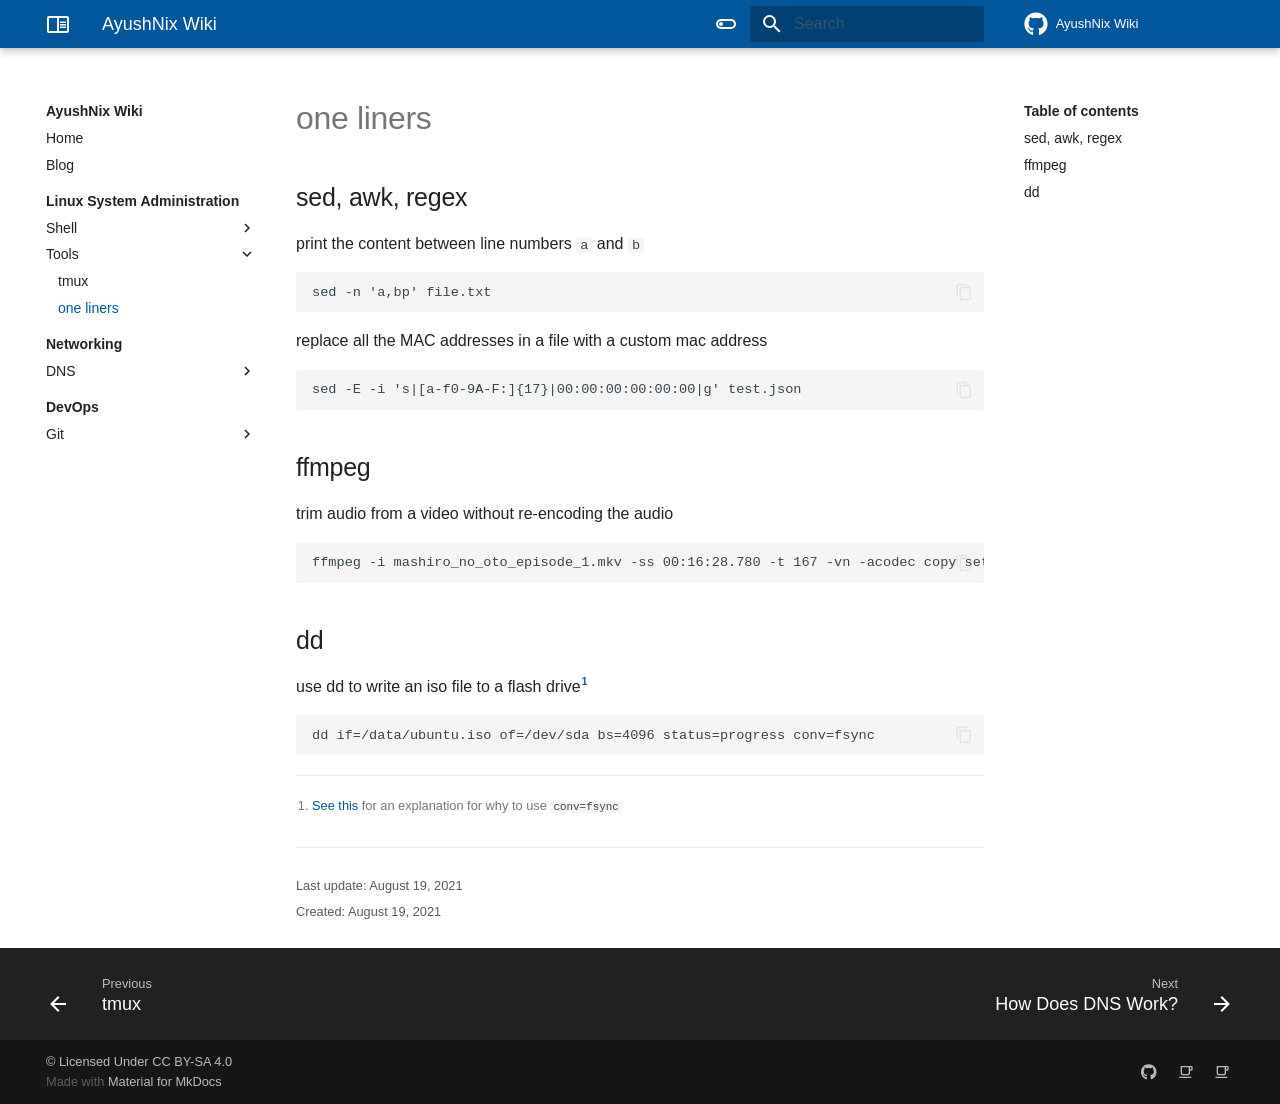
<file: sysadmin/tools/oneliners/index.html>
<!doctype html>
<html lang="en" class="no-js">
  <head>
    
      <meta charset="utf-8">
      <meta name="viewport" content="width=device-width,initial-scale=1">
      
        <meta name="description" content="Personal Wiki of Ayush Agarwal">
      
      
      
        <meta name="author" content="Ayush Agarwal">
      
      
        <link rel="canonical" href="https://ayushnix.com/wiki/sysadmin/tools/oneliners/">
      
      <link rel="icon" href="../../../images/book-open-outline.svg">
      <meta name="generator" content="mkdocs-1.2.2, mkdocs-material-7.2.6">
    
    
      
        <title>Useful One Liners - AyushNix Wiki</title>
      
    
    
      <link rel="stylesheet" href="../../../assets/stylesheets/main.802231af.min.css">
      
        
        <link rel="stylesheet" href="../../../assets/stylesheets/palette.3f5d1f46.min.css">
        
      
    
    
    
      
    
    
    
      <link rel="stylesheet" href="../../../css/dark-light-image.css">
    
      <link rel="stylesheet" href="../../../css/font-family.css">
    
      <link rel="stylesheet" href="../../../css/primary-color.css">
    
    
      


    
    
  </head>
  
  
    
    
      
    
    
    
    
    <body dir="ltr" data-md-color-scheme="default" data-md-color-primary="light-blue-900" data-md-color-accent="deep-purple">
  
    
    <script>function __prefix(e){return new URL("../../..",location).pathname+"."+e}function __get(e,t=localStorage){return JSON.parse(t.getItem(__prefix(e)))}</script>
    
      <script>var palette=__get("__palette");if(null!==palette&&"object"==typeof palette.color)for(var key in palette.color)document.body.setAttribute("data-md-color-"+key,palette.color[key])</script>
    
    <input class="md-toggle" data-md-toggle="drawer" type="checkbox" id="__drawer" autocomplete="off">
    <input class="md-toggle" data-md-toggle="search" type="checkbox" id="__search" autocomplete="off">
    <label class="md-overlay" for="__drawer"></label>
    <div data-md-component="skip">
      
        
        <a href="#sed-awk-regex" class="md-skip">
          Skip to content
        </a>
      
    </div>
    <div data-md-component="announce">
      
    </div>
    
      <header class="md-header" data-md-component="header">
  <nav class="md-header__inner md-grid" aria-label="Header">
    <a href="../../.." title="AyushNix Wiki" class="md-header__button md-logo" aria-label="AyushNix Wiki" data-md-component="logo">
      
  
  <svg xmlns="http://www.w3.org/2000/svg" viewBox="0 0 24 24"><path d="M21 4H3a2 2 0 0 0-2 2v13a2 2 0 0 0 2 2h18a2 2 0 0 0 2-2V6a2 2 0 0 0-2-2M3 19V6h8v13H3m18 0h-8V6h8v13m-7-9.5h6V11h-6V9.5m0 2.5h6v1.5h-6V12m0 2.5h6V16h-6v-1.5z"/></svg>

    </a>
    <label class="md-header__button md-icon" for="__drawer">
      <svg xmlns="http://www.w3.org/2000/svg" viewBox="0 0 24 24"><path d="M3 6h18v2H3V6m0 5h18v2H3v-2m0 5h18v2H3v-2z"/></svg>
    </label>
    <div class="md-header__title" data-md-component="header-title">
      <div class="md-header__ellipsis">
        <div class="md-header__topic">
          <span class="md-ellipsis">
            AyushNix Wiki
          </span>
        </div>
        <div class="md-header__topic" data-md-component="header-topic">
          <span class="md-ellipsis">
            
              Useful One Liners
            
          </span>
        </div>
      </div>
    </div>
    
      <form class="md-header__option" data-md-component="palette">
        
          
          
          <input class="md-option" data-md-color-media="(prefers-color-scheme: light)" data-md-color-scheme="default" data-md-color-primary="light-blue-900" data-md-color-accent="deep-purple"  aria-label="Switch to Dark Mode"  type="radio" name="__palette" id="__palette_1">
          
            <label class="md-header__button md-icon" title="Switch to Dark Mode" for="__palette_2" hidden>
              <svg xmlns="http://www.w3.org/2000/svg" viewBox="0 0 24 24"><path d="M7 10a2 2 0 0 1 2 2 2 2 0 0 1-2 2 2 2 0 0 1-2-2 2 2 0 0 1 2-2m10-3a5 5 0 0 1 5 5 5 5 0 0 1-5 5H7a5 5 0 0 1-5-5 5 5 0 0 1 5-5h10M7 9a3 3 0 0 0-3 3 3 3 0 0 0 3 3h10a3 3 0 0 0 3-3 3 3 0 0 0-3-3H7z"/></svg>
            </label>
          
        
          
          
          <input class="md-option" data-md-color-media="(prefers-color-scheme: dark)" data-md-color-scheme="slate" data-md-color-primary="light-blue-300" data-md-color-accent="orange"  aria-label="Switch to Light Mode"  type="radio" name="__palette" id="__palette_2">
          
            <label class="md-header__button md-icon" title="Switch to Light Mode" for="__palette_1" hidden>
              <svg xmlns="http://www.w3.org/2000/svg" viewBox="0 0 24 24"><path d="M17 7H7a5 5 0 0 0-5 5 5 5 0 0 0 5 5h10a5 5 0 0 0 5-5 5 5 0 0 0-5-5m0 8a3 3 0 0 1-3-3 3 3 0 0 1 3-3 3 3 0 0 1 3 3 3 3 0 0 1-3 3z"/></svg>
            </label>
          
        
      </form>
    
    
    
      <label class="md-header__button md-icon" for="__search">
        <svg xmlns="http://www.w3.org/2000/svg" viewBox="0 0 24 24"><path d="M9.5 3A6.5 6.5 0 0 1 16 9.5c0 1.61-.59 3.09-1.56 4.23l.27.27h.79l5 5-1.5 1.5-5-5v-.79l-.27-.27A6.516 6.516 0 0 1 9.5 16 6.5 6.5 0 0 1 3 9.5 6.5 6.5 0 0 1 9.5 3m0 2C7 5 5 7 5 9.5S7 14 9.5 14 14 12 14 9.5 12 5 9.5 5z"/></svg>
      </label>
      
<div class="md-search" data-md-component="search" role="dialog">
  <label class="md-search__overlay" for="__search"></label>
  <div class="md-search__inner" role="search">
    <form class="md-search__form" name="search">
      <input type="text" class="md-search__input" name="query" aria-label="Search" placeholder="Search" autocapitalize="off" autocorrect="off" autocomplete="off" spellcheck="false" data-md-component="search-query" required>
      <label class="md-search__icon md-icon" for="__search">
        <svg xmlns="http://www.w3.org/2000/svg" viewBox="0 0 24 24"><path d="M9.5 3A6.5 6.5 0 0 1 16 9.5c0 1.61-.59 3.09-1.56 4.23l.27.27h.79l5 5-1.5 1.5-5-5v-.79l-.27-.27A6.516 6.516 0 0 1 9.5 16 6.5 6.5 0 0 1 3 9.5 6.5 6.5 0 0 1 9.5 3m0 2C7 5 5 7 5 9.5S7 14 9.5 14 14 12 14 9.5 12 5 9.5 5z"/></svg>
        <svg xmlns="http://www.w3.org/2000/svg" viewBox="0 0 24 24"><path d="M20 11v2H8l5.5 5.5-1.42 1.42L4.16 12l7.92-7.92L13.5 5.5 8 11h12z"/></svg>
      </label>
      <nav class="md-search__options" aria-label="Search">
        
        <button type="reset" class="md-search__icon md-icon" aria-label="Clear" tabindex="-1">
          <svg xmlns="http://www.w3.org/2000/svg" viewBox="0 0 24 24"><path d="M19 6.41 17.59 5 12 10.59 6.41 5 5 6.41 10.59 12 5 17.59 6.41 19 12 13.41 17.59 19 19 17.59 13.41 12 19 6.41z"/></svg>
        </button>
      </nav>
      
    </form>
    <div class="md-search__output">
      <div class="md-search__scrollwrap" data-md-scrollfix>
        <div class="md-search-result" data-md-component="search-result">
          <div class="md-search-result__meta">
            Initializing search
          </div>
          <ol class="md-search-result__list"></ol>
        </div>
      </div>
    </div>
  </div>
</div>
    
    
      <div class="md-header__source">
        
<a href="https://github.com/ayushnix/wiki" title="Go to repository" class="md-source" data-md-component="source">
  <div class="md-source__icon md-icon">
    
    <svg xmlns="http://www.w3.org/2000/svg" viewBox="0 0 496 512"><path d="M165.9 397.4c0 2-2.3 3.6-5.2 3.6-3.3.3-5.6-1.3-5.6-3.6 0-2 2.3-3.6 5.2-3.6 3-.3 5.6 1.3 5.6 3.6zm-31.1-4.5c-.7 2 1.3 4.3 4.3 4.9 2.6 1 5.6 0 6.2-2s-1.3-4.3-4.3-5.2c-2.6-.7-5.5.3-6.2 2.3zm44.2-1.7c-2.9.7-4.9 2.6-4.6 4.9.3 2 2.9 3.3 5.9 2.6 2.9-.7 4.9-2.6 4.6-4.6-.3-1.9-3-3.2-5.9-2.9zM244.8 8C106.1 8 0 113.3 0 252c0 110.9 69.8 205.8 169.5 239.2 12.8 2.3 17.3-5.6 17.3-12.1 0-6.2-.3-40.4-.3-61.4 0 0-70 15-84.7-29.8 0 0-11.4-29.1-27.8-36.6 0 0-22.9-15.7 1.6-15.4 0 0 24.9 2 38.6 25.8 21.9 38.6 58.6 27.5 72.9 20.9 2.3-16 8.8-27.1 16-33.7-55.9-6.2-112.3-14.3-112.3-110.5 0-27.5 7.6-41.3 23.6-58.9-2.6-6.5-11.1-33.3 2.6-67.9 20.9-6.5 69 27 69 27 20-5.6 41.5-8.5 62.8-8.5s42.8 2.9 62.8 8.5c0 0 48.1-33.6 69-27 13.7 34.7 5.2 61.4 2.6 67.9 16 17.7 25.8 31.5 25.8 58.9 0 96.5-58.9 104.2-114.8 110.5 9.2 7.9 17 22.9 17 46.4 0 33.7-.3 75.4-.3 83.6 0 6.5 4.6 14.4 17.3 12.1C428.2 457.8 496 362.9 496 252 496 113.3 383.5 8 244.8 8zM97.2 352.9c-1.3 1-1 3.3.7 5.2 1.6 1.6 3.9 2.3 5.2 1 1.3-1 1-3.3-.7-5.2-1.6-1.6-3.9-2.3-5.2-1zm-10.8-8.1c-.7 1.3.3 2.9 2.3 3.9 1.6 1 3.6.7 4.3-.7.7-1.3-.3-2.9-2.3-3.9-2-.6-3.6-.3-4.3.7zm32.4 35.6c-1.6 1.3-1 4.3 1.3 6.2 2.3 2.3 5.2 2.6 6.5 1 1.3-1.3.7-4.3-1.3-6.2-2.2-2.3-5.2-2.6-6.5-1zm-11.4-14.7c-1.6 1-1.6 3.6 0 5.9 1.6 2.3 4.3 3.3 5.6 2.3 1.6-1.3 1.6-3.9 0-6.2-1.4-2.3-4-3.3-5.6-2z"/></svg>
  </div>
  <div class="md-source__repository">
    AyushNix Wiki
  </div>
</a>
      </div>
    
  </nav>
</header>
    
    <div class="md-container" data-md-component="container">
      
      
        
      
      <main class="md-main" data-md-component="main">
        <div class="md-main__inner md-grid">
          
            
              
              <div class="md-sidebar md-sidebar--primary" data-md-component="sidebar" data-md-type="navigation" >
                <div class="md-sidebar__scrollwrap">
                  <div class="md-sidebar__inner">
                    


<nav class="md-nav md-nav--primary" aria-label="Navigation" data-md-level="0">
  <label class="md-nav__title" for="__drawer">
    <a href="../../.." title="AyushNix Wiki" class="md-nav__button md-logo" aria-label="AyushNix Wiki" data-md-component="logo">
      
  
  <svg xmlns="http://www.w3.org/2000/svg" viewBox="0 0 24 24"><path d="M21 4H3a2 2 0 0 0-2 2v13a2 2 0 0 0 2 2h18a2 2 0 0 0 2-2V6a2 2 0 0 0-2-2M3 19V6h8v13H3m18 0h-8V6h8v13m-7-9.5h6V11h-6V9.5m0 2.5h6v1.5h-6V12m0 2.5h6V16h-6v-1.5z"/></svg>

    </a>
    AyushNix Wiki
  </label>
  
    <div class="md-nav__source">
      
<a href="https://github.com/ayushnix/wiki" title="Go to repository" class="md-source" data-md-component="source">
  <div class="md-source__icon md-icon">
    
    <svg xmlns="http://www.w3.org/2000/svg" viewBox="0 0 496 512"><path d="M165.9 397.4c0 2-2.3 3.6-5.2 3.6-3.3.3-5.6-1.3-5.6-3.6 0-2 2.3-3.6 5.2-3.6 3-.3 5.6 1.3 5.6 3.6zm-31.1-4.5c-.7 2 1.3 4.3 4.3 4.9 2.6 1 5.6 0 6.2-2s-1.3-4.3-4.3-5.2c-2.6-.7-5.5.3-6.2 2.3zm44.2-1.7c-2.9.7-4.9 2.6-4.6 4.9.3 2 2.9 3.3 5.9 2.6 2.9-.7 4.9-2.6 4.6-4.6-.3-1.9-3-3.2-5.9-2.9zM244.8 8C106.1 8 0 113.3 0 252c0 110.9 69.8 205.8 169.5 239.2 12.8 2.3 17.3-5.6 17.3-12.1 0-6.2-.3-40.4-.3-61.4 0 0-70 15-84.7-29.8 0 0-11.4-29.1-27.8-36.6 0 0-22.9-15.7 1.6-15.4 0 0 24.9 2 38.6 25.8 21.9 38.6 58.6 27.5 72.9 20.9 2.3-16 8.8-27.1 16-33.7-55.9-6.2-112.3-14.3-112.3-110.5 0-27.5 7.6-41.3 23.6-58.9-2.6-6.5-11.1-33.3 2.6-67.9 20.9-6.5 69 27 69 27 20-5.6 41.5-8.5 62.8-8.5s42.8 2.9 62.8 8.5c0 0 48.1-33.6 69-27 13.7 34.7 5.2 61.4 2.6 67.9 16 17.7 25.8 31.5 25.8 58.9 0 96.5-58.9 104.2-114.8 110.5 9.2 7.9 17 22.9 17 46.4 0 33.7-.3 75.4-.3 83.6 0 6.5 4.6 14.4 17.3 12.1C428.2 457.8 496 362.9 496 252 496 113.3 383.5 8 244.8 8zM97.2 352.9c-1.3 1-1 3.3.7 5.2 1.6 1.6 3.9 2.3 5.2 1 1.3-1 1-3.3-.7-5.2-1.6-1.6-3.9-2.3-5.2-1zm-10.8-8.1c-.7 1.3.3 2.9 2.3 3.9 1.6 1 3.6.7 4.3-.7.7-1.3-.3-2.9-2.3-3.9-2-.6-3.6-.3-4.3.7zm32.4 35.6c-1.6 1.3-1 4.3 1.3 6.2 2.3 2.3 5.2 2.6 6.5 1 1.3-1.3.7-4.3-1.3-6.2-2.2-2.3-5.2-2.6-6.5-1zm-11.4-14.7c-1.6 1-1.6 3.6 0 5.9 1.6 2.3 4.3 3.3 5.6 2.3 1.6-1.3 1.6-3.9 0-6.2-1.4-2.3-4-3.3-5.6-2z"/></svg>
  </div>
  <div class="md-source__repository">
    AyushNix Wiki
  </div>
</a>
    </div>
  
  <ul class="md-nav__list" data-md-scrollfix>
    
      
      
      

  
  
  
    <li class="md-nav__item">
      <a href="../../.." class="md-nav__link">
        Home
      </a>
    </li>
  

    
      
      
      

  
  
  
    <li class="md-nav__item">
      <a href="https://ayushnix.com/blog" class="md-nav__link">
        Blog
      </a>
    </li>
  

    
      
      
      

  
  
    
  
  
    
      
    
    <li class="md-nav__item md-nav__item--active md-nav__item--section md-nav__item--nested">
      
      
        <input class="md-nav__toggle md-toggle" data-md-toggle="__nav_3" type="checkbox" id="__nav_3" checked>
      
      <label class="md-nav__link" for="__nav_3">
        Linux System Administration
        <span class="md-nav__icon md-icon"></span>
      </label>
      <nav class="md-nav" aria-label="Linux System Administration" data-md-level="1">
        <label class="md-nav__title" for="__nav_3">
          <span class="md-nav__icon md-icon"></span>
          Linux System Administration
        </label>
        <ul class="md-nav__list" data-md-scrollfix>
          
            
  
  
  
    
    <li class="md-nav__item md-nav__item--nested">
      
      
        <input class="md-nav__toggle md-toggle" data-md-toggle="__nav_3_1" type="checkbox" id="__nav_3_1" >
      
      <label class="md-nav__link" for="__nav_3_1">
        Shell
        <span class="md-nav__icon md-icon"></span>
      </label>
      <nav class="md-nav" aria-label="Shell" data-md-level="2">
        <label class="md-nav__title" for="__nav_3_1">
          <span class="md-nav__icon md-icon"></span>
          Shell
        </label>
        <ul class="md-nav__list" data-md-scrollfix>
          
            
  
  
  
    <li class="md-nav__item">
      <a href="../../shell/scripting/" class="md-nav__link">
        Shell Scripting
      </a>
    </li>
  

          
        </ul>
      </nav>
    </li>
  

          
            
  
  
    
  
  
    
    <li class="md-nav__item md-nav__item--active md-nav__item--nested">
      
      
        <input class="md-nav__toggle md-toggle" data-md-toggle="__nav_3_2" type="checkbox" id="__nav_3_2" checked>
      
      <label class="md-nav__link" for="__nav_3_2">
        Tools
        <span class="md-nav__icon md-icon"></span>
      </label>
      <nav class="md-nav" aria-label="Tools" data-md-level="2">
        <label class="md-nav__title" for="__nav_3_2">
          <span class="md-nav__icon md-icon"></span>
          Tools
        </label>
        <ul class="md-nav__list" data-md-scrollfix>
          
            
  
  
  
    <li class="md-nav__item">
      <a href="../tmux/" class="md-nav__link">
        tmux
      </a>
    </li>
  

          
            
  
  
    
  
  
    <li class="md-nav__item md-nav__item--active">
      
      <input class="md-nav__toggle md-toggle" data-md-toggle="toc" type="checkbox" id="__toc">
      
      
      
        <label class="md-nav__link md-nav__link--active" for="__toc">
          one liners
          <span class="md-nav__icon md-icon"></span>
        </label>
      
      <a href="./" class="md-nav__link md-nav__link--active">
        one liners
      </a>
      
        
<nav class="md-nav md-nav--secondary" aria-label="Table of contents">
  
  
  
  
    <label class="md-nav__title" for="__toc">
      <span class="md-nav__icon md-icon"></span>
      Table of contents
    </label>
    <ul class="md-nav__list" data-md-component="toc" data-md-scrollfix>
      
        <li class="md-nav__item">
  <a href="#sed-awk-regex" class="md-nav__link">
    sed, awk, regex
  </a>
  
</li>
      
        <li class="md-nav__item">
  <a href="#ffmpeg" class="md-nav__link">
    ffmpeg
  </a>
  
</li>
      
        <li class="md-nav__item">
  <a href="#dd" class="md-nav__link">
    dd
  </a>
  
</li>
      
    </ul>
  
</nav>
      
    </li>
  

          
        </ul>
      </nav>
    </li>
  

          
        </ul>
      </nav>
    </li>
  

    
      
      
      

  
  
  
    
      
    
    <li class="md-nav__item md-nav__item--section md-nav__item--nested">
      
      
        <input class="md-nav__toggle md-toggle" data-md-toggle="__nav_4" type="checkbox" id="__nav_4" >
      
      <label class="md-nav__link" for="__nav_4">
        Networking
        <span class="md-nav__icon md-icon"></span>
      </label>
      <nav class="md-nav" aria-label="Networking" data-md-level="1">
        <label class="md-nav__title" for="__nav_4">
          <span class="md-nav__icon md-icon"></span>
          Networking
        </label>
        <ul class="md-nav__list" data-md-scrollfix>
          
            
  
  
  
    
    <li class="md-nav__item md-nav__item--nested">
      
      
        <input class="md-nav__toggle md-toggle" data-md-toggle="__nav_4_1" type="checkbox" id="__nav_4_1" >
      
      <label class="md-nav__link" for="__nav_4_1">
        DNS
        <span class="md-nav__icon md-icon"></span>
      </label>
      <nav class="md-nav" aria-label="DNS" data-md-level="2">
        <label class="md-nav__title" for="__nav_4_1">
          <span class="md-nav__icon md-icon"></span>
          DNS
        </label>
        <ul class="md-nav__list" data-md-scrollfix>
          
            
  
  
  
    <li class="md-nav__item">
      <a href="../../../networking/dns/how-does-dns-work/" class="md-nav__link">
        How Does DNS Work?
      </a>
    </li>
  

          
        </ul>
      </nav>
    </li>
  

          
        </ul>
      </nav>
    </li>
  

    
      
      
      

  
  
  
    
      
    
    <li class="md-nav__item md-nav__item--section md-nav__item--nested">
      
      
        <input class="md-nav__toggle md-toggle" data-md-toggle="__nav_5" type="checkbox" id="__nav_5" >
      
      <label class="md-nav__link" for="__nav_5">
        DevOps
        <span class="md-nav__icon md-icon"></span>
      </label>
      <nav class="md-nav" aria-label="DevOps" data-md-level="1">
        <label class="md-nav__title" for="__nav_5">
          <span class="md-nav__icon md-icon"></span>
          DevOps
        </label>
        <ul class="md-nav__list" data-md-scrollfix>
          
            
  
  
  
    
    <li class="md-nav__item md-nav__item--nested">
      
      
        <input class="md-nav__toggle md-toggle" data-md-toggle="__nav_5_1" type="checkbox" id="__nav_5_1" >
      
      <label class="md-nav__link" for="__nav_5_1">
        Git
        <span class="md-nav__icon md-icon"></span>
      </label>
      <nav class="md-nav" aria-label="Git" data-md-level="2">
        <label class="md-nav__title" for="__nav_5_1">
          <span class="md-nav__icon md-icon"></span>
          Git
        </label>
        <ul class="md-nav__list" data-md-scrollfix>
          
            
  
  
  
    <li class="md-nav__item">
      <a href="../../../devops/git/getting-started-with-git/" class="md-nav__link">
        Getting Started With Git
      </a>
    </li>
  

          
        </ul>
      </nav>
    </li>
  

          
        </ul>
      </nav>
    </li>
  

    
  </ul>
</nav>
                  </div>
                </div>
              </div>
            
            
              
              <div class="md-sidebar md-sidebar--secondary" data-md-component="sidebar" data-md-type="toc" >
                <div class="md-sidebar__scrollwrap">
                  <div class="md-sidebar__inner">
                    
<nav class="md-nav md-nav--secondary" aria-label="Table of contents">
  
  
  
  
    <label class="md-nav__title" for="__toc">
      <span class="md-nav__icon md-icon"></span>
      Table of contents
    </label>
    <ul class="md-nav__list" data-md-component="toc" data-md-scrollfix>
      
        <li class="md-nav__item">
  <a href="#sed-awk-regex" class="md-nav__link">
    sed, awk, regex
  </a>
  
</li>
      
        <li class="md-nav__item">
  <a href="#ffmpeg" class="md-nav__link">
    ffmpeg
  </a>
  
</li>
      
        <li class="md-nav__item">
  <a href="#dd" class="md-nav__link">
    dd
  </a>
  
</li>
      
    </ul>
  
</nav>
                  </div>
                </div>
              </div>
            
          
          <div class="md-content" data-md-component="content">
            <article class="md-content__inner md-typeset">
              
                
                
                  <h1>one liners</h1>
                
                <h2 id="sed-awk-regex">sed, awk, regex<a class="headerlink" href="#sed-awk-regex" title="Permanent link">#</a></h2>
<p>print the content between line numbers <code>a</code> and <code>b</code></p>
<div class="highlight"><pre><span></span><code>sed -n &#39;a,bp&#39; file.txt
</code></pre></div>
<p>replace all the MAC addresses in a file with a custom mac address</p>
<div class="highlight"><pre><span></span><code>sed -E -i &#39;s|[a-f0-9A-F:]{17}|00:00:00:00:00:00|g&#39; test.json
</code></pre></div>
<h2 id="ffmpeg">ffmpeg<a class="headerlink" href="#ffmpeg" title="Permanent link">#</a></h2>
<p>trim audio from a video without re-encoding the audio</p>
<div class="highlight"><pre><span></span><code>ffmpeg -i mashiro_no_oto_episode_1.mkv -ss 00:16:28.780 -t 167 -vn -acodec copy setsu_first_performance.aac
</code></pre></div>
<h2 id="dd">dd<a class="headerlink" href="#dd" title="Permanent link">#</a></h2>
<p>use dd to write an iso file to a flash drive<sup id="fnref:1"><a class="footnote-ref" href="#fn:1">1</a></sup></p>
<div class="highlight"><pre><span></span><code>dd if=/data/ubuntu.iso of=/dev/sda bs=4096 status=progress conv=fsync
</code></pre></div>
<div class="footnote">
<hr />
<ol>
<li id="fn:1">
<p><a href="https://abbbi.github.io/dd/">See this</a> for an explanation for why to use <code>conv=fsync</code>&#160;<a class="footnote-backref" href="#fnref:1" title="Jump back to footnote 1 in the text">&#8617;</a></p>
</li>
</ol>
</div>
                
                  
                    

<hr>
<div class="md-source-date">
  <small>
    
      Last update: <span class="git-revision-date-localized-plugin git-revision-date-localized-plugin-date">August 19, 2021</span>
      
        <br>Created: <span class="git-revision-date-localized-plugin git-revision-date-localized-plugin-date">August 19, 2021</span> 
      
    
  </small>
</div>
                  
                
              
              
                


              
            </article>
          </div>
        </div>
        
      </main>
      
        
<footer class="md-footer">
  
    <nav class="md-footer__inner md-grid" aria-label="Footer">
      
        
        <a href="../tmux/" class="md-footer__link md-footer__link--prev" aria-label="Previous: tmux" rel="prev">
          <div class="md-footer__button md-icon">
            <svg xmlns="http://www.w3.org/2000/svg" viewBox="0 0 24 24"><path d="M20 11v2H8l5.5 5.5-1.42 1.42L4.16 12l7.92-7.92L13.5 5.5 8 11h12z"/></svg>
          </div>
          <div class="md-footer__title">
            <div class="md-ellipsis">
              <span class="md-footer__direction">
                Previous
              </span>
              tmux
            </div>
          </div>
        </a>
      
      
        
        <a href="../../../networking/dns/how-does-dns-work/" class="md-footer__link md-footer__link--next" aria-label="Next: How Does DNS Work?" rel="next">
          <div class="md-footer__title">
            <div class="md-ellipsis">
              <span class="md-footer__direction">
                Next
              </span>
              How Does DNS Work?
            </div>
          </div>
          <div class="md-footer__button md-icon">
            <svg xmlns="http://www.w3.org/2000/svg" viewBox="0 0 24 24"><path d="M4 11v2h12l-5.5 5.5 1.42 1.42L19.84 12l-7.92-7.92L10.5 5.5 16 11H4z"/></svg>
          </div>
        </a>
      
    </nav>
  
  <div class="md-footer-meta md-typeset">
    <div class="md-footer-meta__inner md-grid">
      <div class="md-footer-copyright">
        
          <div class="md-footer-copyright__highlight">
            &copy; Licensed Under <a href=https://creativecommons.org/licenses/by-sa/4.0/> CC BY-SA 4.0</a>
          </div>
        
        Made with
        <a href="https://squidfunk.github.io/mkdocs-material/" target="_blank" rel="noopener">
          Material for MkDocs
        </a>
        
      </div>
      
  <div class="md-footer-social">
    
      
      
      <a href="https://github.com/ayushnix" target="_blank" rel="noopener" title="Ayush Agarwal on GitHub" class="md-footer-social__link">
        <svg xmlns="http://www.w3.org/2000/svg" viewBox="0 0 496 512"><path d="M165.9 397.4c0 2-2.3 3.6-5.2 3.6-3.3.3-5.6-1.3-5.6-3.6 0-2 2.3-3.6 5.2-3.6 3-.3 5.6 1.3 5.6 3.6zm-31.1-4.5c-.7 2 1.3 4.3 4.3 4.9 2.6 1 5.6 0 6.2-2s-1.3-4.3-4.3-5.2c-2.6-.7-5.5.3-6.2 2.3zm44.2-1.7c-2.9.7-4.9 2.6-4.6 4.9.3 2 2.9 3.3 5.9 2.6 2.9-.7 4.9-2.6 4.6-4.6-.3-1.9-3-3.2-5.9-2.9zM244.8 8C106.1 8 0 113.3 0 252c0 110.9 69.8 205.8 169.5 239.2 12.8 2.3 17.3-5.6 17.3-12.1 0-6.2-.3-40.4-.3-61.4 0 0-70 15-84.7-29.8 0 0-11.4-29.1-27.8-36.6 0 0-22.9-15.7 1.6-15.4 0 0 24.9 2 38.6 25.8 21.9 38.6 58.6 27.5 72.9 20.9 2.3-16 8.8-27.1 16-33.7-55.9-6.2-112.3-14.3-112.3-110.5 0-27.5 7.6-41.3 23.6-58.9-2.6-6.5-11.1-33.3 2.6-67.9 20.9-6.5 69 27 69 27 20-5.6 41.5-8.5 62.8-8.5s42.8 2.9 62.8 8.5c0 0 48.1-33.6 69-27 13.7 34.7 5.2 61.4 2.6 67.9 16 17.7 25.8 31.5 25.8 58.9 0 96.5-58.9 104.2-114.8 110.5 9.2 7.9 17 22.9 17 46.4 0 33.7-.3 75.4-.3 83.6 0 6.5 4.6 14.4 17.3 12.1C428.2 457.8 496 362.9 496 252 496 113.3 383.5 8 244.8 8zM97.2 352.9c-1.3 1-1 3.3.7 5.2 1.6 1.6 3.9 2.3 5.2 1 1.3-1 1-3.3-.7-5.2-1.6-1.6-3.9-2.3-5.2-1zm-10.8-8.1c-.7 1.3.3 2.9 2.3 3.9 1.6 1 3.6.7 4.3-.7.7-1.3-.3-2.9-2.3-3.9-2-.6-3.6-.3-4.3.7zm32.4 35.6c-1.6 1.3-1 4.3 1.3 6.2 2.3 2.3 5.2 2.6 6.5 1 1.3-1.3.7-4.3-1.3-6.2-2.2-2.3-5.2-2.6-6.5-1zm-11.4-14.7c-1.6 1-1.6 3.6 0 5.9 1.6 2.3 4.3 3.3 5.6 2.3 1.6-1.3 1.6-3.9 0-6.2-1.4-2.3-4-3.3-5.6-2z"/></svg>
      </a>
    
      
      
      <a href="https://www.buymeacoffee.com/ayushnix" target="_blank" rel="noopener" title="Buy Me a Coffee on buymeacoffee.com" class="md-footer-social__link">
        <svg xmlns="http://www.w3.org/2000/svg" viewBox="0 0 24 24"><path d="M2 21v-2h18v2H2M20 8V5h-2v3h2m0-5a2 2 0 0 1 2 2v3a2 2 0 0 1-2 2h-2v3a4 4 0 0 1-4 4H8a4 4 0 0 1-4-4V3h16m-4 2H6v8a2 2 0 0 0 2 2h6a2 2 0 0 0 2-2V5z"/></svg>
      </a>
    
      
      
      <a href="https://ko-fi.com/O5O64SQ4C" target="_blank" rel="noopener" title="Buy Me a Coffee on ko-fi.com" class="md-footer-social__link">
        <svg xmlns="http://www.w3.org/2000/svg" viewBox="0 0 24 24"><path d="M2 21v-2h18v2H2M20 8V5h-2v3h2m0-5a2 2 0 0 1 2 2v3a2 2 0 0 1-2 2h-2v3a4 4 0 0 1-4 4H8a4 4 0 0 1-4-4V3h16m-4 2H6v8a2 2 0 0 0 2 2h6a2 2 0 0 0 2-2V5z"/></svg>
      </a>
    
  </div>

    </div>
  </div>
</footer>
      
    </div>
    <div class="md-dialog" data-md-component="dialog">
      <div class="md-dialog__inner md-typeset"></div>
    </div>
    <script id="__config" type="application/json">{"base": "../../..", "features": ["navigation.instant", "navigation.sections", "header.autohide"], "translations": {"clipboard.copy": "Copy to clipboard", "clipboard.copied": "Copied to clipboard", "search.config.lang": "en", "search.config.pipeline": "trimmer, stopWordFilter", "search.config.separator": "[\\s\\-]+", "search.placeholder": "Search", "search.result.placeholder": "Type to start searching", "search.result.none": "No matching documents", "search.result.one": "1 matching document", "search.result.other": "# matching documents", "search.result.more.one": "1 more on this page", "search.result.more.other": "# more on this page", "search.result.term.missing": "Missing", "select.version.title": "Select version"}, "search": "../../../assets/javascripts/workers/search.409db549.min.js", "version": null}</script>
    
    
      <script src="../../../assets/javascripts/bundle.756773cc.min.js"></script>
      
    
  </body>
</html>
</file>
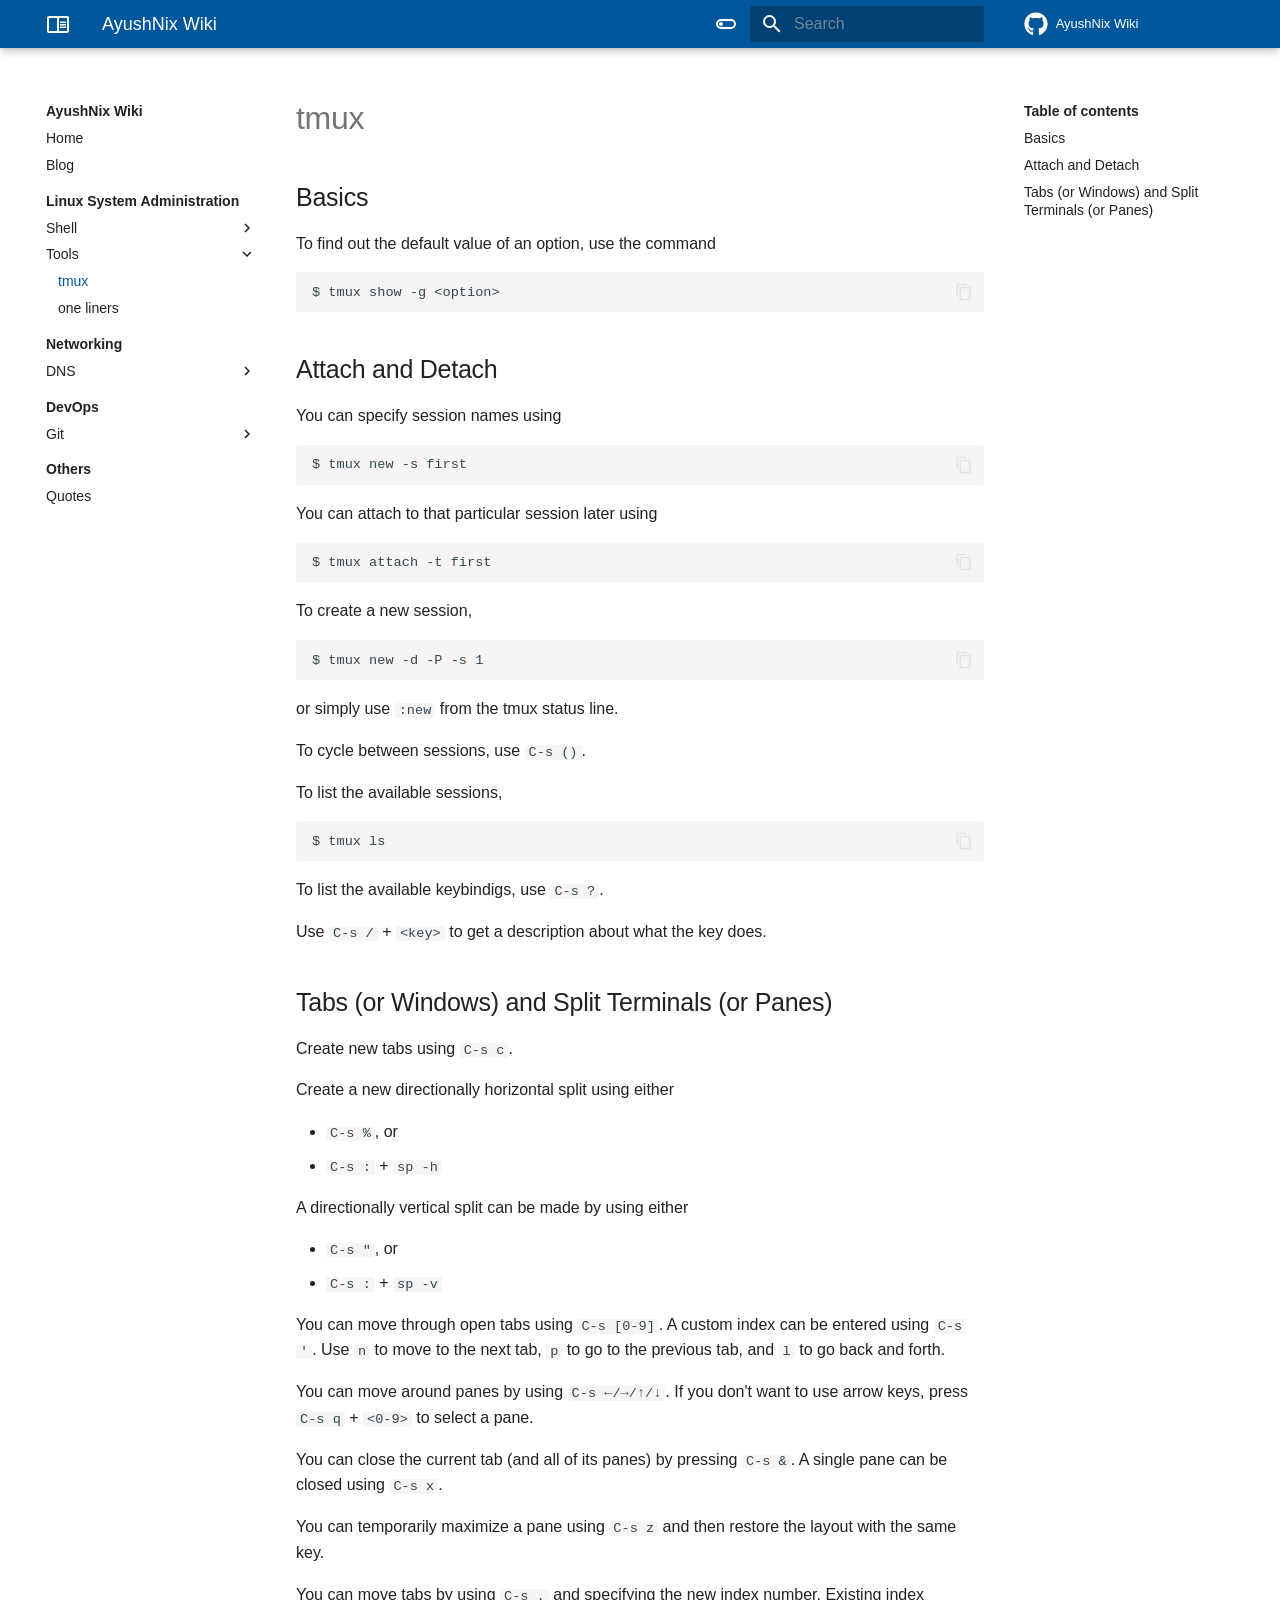
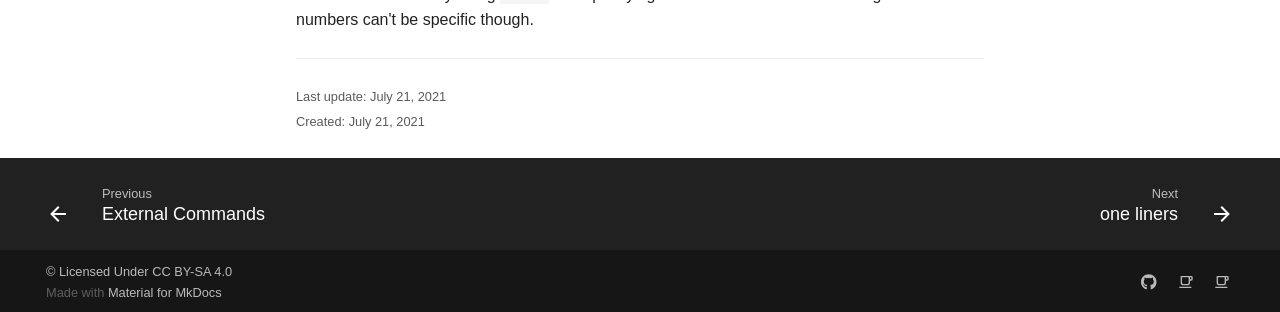
<file: sysadmin/tools/tmux/index.html>
<!doctype html>
<html lang="en" class="no-js">
  <head>
    
      <meta charset="utf-8">
      <meta name="viewport" content="width=device-width,initial-scale=1">
      
        <meta name="description" content="Personal Wiki of Ayush Agarwal">
      
      
      
        <meta name="author" content="Ayush Agarwal">
      
      
        <link rel="canonical" href="https://ayushnix.com/wiki/sysadmin/tools/tmux/">
      
      <link rel="icon" href="../../../images/book-open-outline.svg">
      <meta name="generator" content="mkdocs-1.2.2, mkdocs-material-7.2.6">
    
    
      
        <title>tmux - AyushNix Wiki</title>
      
    
    
      <link rel="stylesheet" href="../../../assets/stylesheets/main.802231af.min.css">
      
        
        <link rel="stylesheet" href="../../../assets/stylesheets/palette.3f5d1f46.min.css">
        
      
    
    
    
      
    
    
    
      <link rel="stylesheet" href="../../../css/dark-light-image.css">
    
      <link rel="stylesheet" href="../../../css/font-family.css">
    
      <link rel="stylesheet" href="../../../css/primary-color.css">
    
    
      


    
    
  </head>
  
  
    
    
      
    
    
    
    
    <body dir="ltr" data-md-color-scheme="default" data-md-color-primary="light-blue-900" data-md-color-accent="deep-purple">
  
    
    <script>function __prefix(e){return new URL("../../..",location).pathname+"."+e}function __get(e,t=localStorage){return JSON.parse(t.getItem(__prefix(e)))}</script>
    
      <script>var palette=__get("__palette");if(null!==palette&&"object"==typeof palette.color)for(var key in palette.color)document.body.setAttribute("data-md-color-"+key,palette.color[key])</script>
    
    <input class="md-toggle" data-md-toggle="drawer" type="checkbox" id="__drawer" autocomplete="off">
    <input class="md-toggle" data-md-toggle="search" type="checkbox" id="__search" autocomplete="off">
    <label class="md-overlay" for="__drawer"></label>
    <div data-md-component="skip">
      
        
        <a href="#basics" class="md-skip">
          Skip to content
        </a>
      
    </div>
    <div data-md-component="announce">
      
    </div>
    
      <header class="md-header" data-md-component="header">
  <nav class="md-header__inner md-grid" aria-label="Header">
    <a href="../../.." title="AyushNix Wiki" class="md-header__button md-logo" aria-label="AyushNix Wiki" data-md-component="logo">
      
  
  <svg xmlns="http://www.w3.org/2000/svg" viewBox="0 0 24 24"><path d="M21 4H3a2 2 0 0 0-2 2v13a2 2 0 0 0 2 2h18a2 2 0 0 0 2-2V6a2 2 0 0 0-2-2M3 19V6h8v13H3m18 0h-8V6h8v13m-7-9.5h6V11h-6V9.5m0 2.5h6v1.5h-6V12m0 2.5h6V16h-6v-1.5z"/></svg>

    </a>
    <label class="md-header__button md-icon" for="__drawer">
      <svg xmlns="http://www.w3.org/2000/svg" viewBox="0 0 24 24"><path d="M3 6h18v2H3V6m0 5h18v2H3v-2m0 5h18v2H3v-2z"/></svg>
    </label>
    <div class="md-header__title" data-md-component="header-title">
      <div class="md-header__ellipsis">
        <div class="md-header__topic">
          <span class="md-ellipsis">
            AyushNix Wiki
          </span>
        </div>
        <div class="md-header__topic" data-md-component="header-topic">
          <span class="md-ellipsis">
            
              tmux
            
          </span>
        </div>
      </div>
    </div>
    
      <form class="md-header__option" data-md-component="palette">
        
          
          
          <input class="md-option" data-md-color-media="(prefers-color-scheme: light)" data-md-color-scheme="default" data-md-color-primary="light-blue-900" data-md-color-accent="deep-purple"  aria-label="Switch to Dark Mode"  type="radio" name="__palette" id="__palette_1">
          
            <label class="md-header__button md-icon" title="Switch to Dark Mode" for="__palette_2" hidden>
              <svg xmlns="http://www.w3.org/2000/svg" viewBox="0 0 24 24"><path d="M7 10a2 2 0 0 1 2 2 2 2 0 0 1-2 2 2 2 0 0 1-2-2 2 2 0 0 1 2-2m10-3a5 5 0 0 1 5 5 5 5 0 0 1-5 5H7a5 5 0 0 1-5-5 5 5 0 0 1 5-5h10M7 9a3 3 0 0 0-3 3 3 3 0 0 0 3 3h10a3 3 0 0 0 3-3 3 3 0 0 0-3-3H7z"/></svg>
            </label>
          
        
          
          
          <input class="md-option" data-md-color-media="(prefers-color-scheme: dark)" data-md-color-scheme="slate" data-md-color-primary="light-blue-300" data-md-color-accent="orange"  aria-label="Switch to Light Mode"  type="radio" name="__palette" id="__palette_2">
          
            <label class="md-header__button md-icon" title="Switch to Light Mode" for="__palette_1" hidden>
              <svg xmlns="http://www.w3.org/2000/svg" viewBox="0 0 24 24"><path d="M17 7H7a5 5 0 0 0-5 5 5 5 0 0 0 5 5h10a5 5 0 0 0 5-5 5 5 0 0 0-5-5m0 8a3 3 0 0 1-3-3 3 3 0 0 1 3-3 3 3 0 0 1 3 3 3 3 0 0 1-3 3z"/></svg>
            </label>
          
        
      </form>
    
    
    
      <label class="md-header__button md-icon" for="__search">
        <svg xmlns="http://www.w3.org/2000/svg" viewBox="0 0 24 24"><path d="M9.5 3A6.5 6.5 0 0 1 16 9.5c0 1.61-.59 3.09-1.56 4.23l.27.27h.79l5 5-1.5 1.5-5-5v-.79l-.27-.27A6.516 6.516 0 0 1 9.5 16 6.5 6.5 0 0 1 3 9.5 6.5 6.5 0 0 1 9.5 3m0 2C7 5 5 7 5 9.5S7 14 9.5 14 14 12 14 9.5 12 5 9.5 5z"/></svg>
      </label>
      
<div class="md-search" data-md-component="search" role="dialog">
  <label class="md-search__overlay" for="__search"></label>
  <div class="md-search__inner" role="search">
    <form class="md-search__form" name="search">
      <input type="text" class="md-search__input" name="query" aria-label="Search" placeholder="Search" autocapitalize="off" autocorrect="off" autocomplete="off" spellcheck="false" data-md-component="search-query" required>
      <label class="md-search__icon md-icon" for="__search">
        <svg xmlns="http://www.w3.org/2000/svg" viewBox="0 0 24 24"><path d="M9.5 3A6.5 6.5 0 0 1 16 9.5c0 1.61-.59 3.09-1.56 4.23l.27.27h.79l5 5-1.5 1.5-5-5v-.79l-.27-.27A6.516 6.516 0 0 1 9.5 16 6.5 6.5 0 0 1 3 9.5 6.5 6.5 0 0 1 9.5 3m0 2C7 5 5 7 5 9.5S7 14 9.5 14 14 12 14 9.5 12 5 9.5 5z"/></svg>
        <svg xmlns="http://www.w3.org/2000/svg" viewBox="0 0 24 24"><path d="M20 11v2H8l5.5 5.5-1.42 1.42L4.16 12l7.92-7.92L13.5 5.5 8 11h12z"/></svg>
      </label>
      <nav class="md-search__options" aria-label="Search">
        
        <button type="reset" class="md-search__icon md-icon" aria-label="Clear" tabindex="-1">
          <svg xmlns="http://www.w3.org/2000/svg" viewBox="0 0 24 24"><path d="M19 6.41 17.59 5 12 10.59 6.41 5 5 6.41 10.59 12 5 17.59 6.41 19 12 13.41 17.59 19 19 17.59 13.41 12 19 6.41z"/></svg>
        </button>
      </nav>
      
    </form>
    <div class="md-search__output">
      <div class="md-search__scrollwrap" data-md-scrollfix>
        <div class="md-search-result" data-md-component="search-result">
          <div class="md-search-result__meta">
            Initializing search
          </div>
          <ol class="md-search-result__list"></ol>
        </div>
      </div>
    </div>
  </div>
</div>
    
    
      <div class="md-header__source">
        
<a href="https://github.com/ayushnix/wiki" title="Go to repository" class="md-source" data-md-component="source">
  <div class="md-source__icon md-icon">
    
    <svg xmlns="http://www.w3.org/2000/svg" viewBox="0 0 496 512"><path d="M165.9 397.4c0 2-2.3 3.6-5.2 3.6-3.3.3-5.6-1.3-5.6-3.6 0-2 2.3-3.6 5.2-3.6 3-.3 5.6 1.3 5.6 3.6zm-31.1-4.5c-.7 2 1.3 4.3 4.3 4.9 2.6 1 5.6 0 6.2-2s-1.3-4.3-4.3-5.2c-2.6-.7-5.5.3-6.2 2.3zm44.2-1.7c-2.9.7-4.9 2.6-4.6 4.9.3 2 2.9 3.3 5.9 2.6 2.9-.7 4.9-2.6 4.6-4.6-.3-1.9-3-3.2-5.9-2.9zM244.8 8C106.1 8 0 113.3 0 252c0 110.9 69.8 205.8 169.5 239.2 12.8 2.3 17.3-5.6 17.3-12.1 0-6.2-.3-40.4-.3-61.4 0 0-70 15-84.7-29.8 0 0-11.4-29.1-27.8-36.6 0 0-22.9-15.7 1.6-15.4 0 0 24.9 2 38.6 25.8 21.9 38.6 58.6 27.5 72.9 20.9 2.3-16 8.8-27.1 16-33.7-55.9-6.2-112.3-14.3-112.3-110.5 0-27.5 7.6-41.3 23.6-58.9-2.6-6.5-11.1-33.3 2.6-67.9 20.9-6.5 69 27 69 27 20-5.6 41.5-8.5 62.8-8.5s42.8 2.9 62.8 8.5c0 0 48.1-33.6 69-27 13.7 34.7 5.2 61.4 2.6 67.9 16 17.7 25.8 31.5 25.8 58.9 0 96.5-58.9 104.2-114.8 110.5 9.2 7.9 17 22.9 17 46.4 0 33.7-.3 75.4-.3 83.6 0 6.5 4.6 14.4 17.3 12.1C428.2 457.8 496 362.9 496 252 496 113.3 383.5 8 244.8 8zM97.2 352.9c-1.3 1-1 3.3.7 5.2 1.6 1.6 3.9 2.3 5.2 1 1.3-1 1-3.3-.7-5.2-1.6-1.6-3.9-2.3-5.2-1zm-10.8-8.1c-.7 1.3.3 2.9 2.3 3.9 1.6 1 3.6.7 4.3-.7.7-1.3-.3-2.9-2.3-3.9-2-.6-3.6-.3-4.3.7zm32.4 35.6c-1.6 1.3-1 4.3 1.3 6.2 2.3 2.3 5.2 2.6 6.5 1 1.3-1.3.7-4.3-1.3-6.2-2.2-2.3-5.2-2.6-6.5-1zm-11.4-14.7c-1.6 1-1.6 3.6 0 5.9 1.6 2.3 4.3 3.3 5.6 2.3 1.6-1.3 1.6-3.9 0-6.2-1.4-2.3-4-3.3-5.6-2z"/></svg>
  </div>
  <div class="md-source__repository">
    AyushNix Wiki
  </div>
</a>
      </div>
    
  </nav>
</header>
    
    <div class="md-container" data-md-component="container">
      
      
        
      
      <main class="md-main" data-md-component="main">
        <div class="md-main__inner md-grid">
          
            
              
              <div class="md-sidebar md-sidebar--primary" data-md-component="sidebar" data-md-type="navigation" >
                <div class="md-sidebar__scrollwrap">
                  <div class="md-sidebar__inner">
                    


<nav class="md-nav md-nav--primary" aria-label="Navigation" data-md-level="0">
  <label class="md-nav__title" for="__drawer">
    <a href="../../.." title="AyushNix Wiki" class="md-nav__button md-logo" aria-label="AyushNix Wiki" data-md-component="logo">
      
  
  <svg xmlns="http://www.w3.org/2000/svg" viewBox="0 0 24 24"><path d="M21 4H3a2 2 0 0 0-2 2v13a2 2 0 0 0 2 2h18a2 2 0 0 0 2-2V6a2 2 0 0 0-2-2M3 19V6h8v13H3m18 0h-8V6h8v13m-7-9.5h6V11h-6V9.5m0 2.5h6v1.5h-6V12m0 2.5h6V16h-6v-1.5z"/></svg>

    </a>
    AyushNix Wiki
  </label>
  
    <div class="md-nav__source">
      
<a href="https://github.com/ayushnix/wiki" title="Go to repository" class="md-source" data-md-component="source">
  <div class="md-source__icon md-icon">
    
    <svg xmlns="http://www.w3.org/2000/svg" viewBox="0 0 496 512"><path d="M165.9 397.4c0 2-2.3 3.6-5.2 3.6-3.3.3-5.6-1.3-5.6-3.6 0-2 2.3-3.6 5.2-3.6 3-.3 5.6 1.3 5.6 3.6zm-31.1-4.5c-.7 2 1.3 4.3 4.3 4.9 2.6 1 5.6 0 6.2-2s-1.3-4.3-4.3-5.2c-2.6-.7-5.5.3-6.2 2.3zm44.2-1.7c-2.9.7-4.9 2.6-4.6 4.9.3 2 2.9 3.3 5.9 2.6 2.9-.7 4.9-2.6 4.6-4.6-.3-1.9-3-3.2-5.9-2.9zM244.8 8C106.1 8 0 113.3 0 252c0 110.9 69.8 205.8 169.5 239.2 12.8 2.3 17.3-5.6 17.3-12.1 0-6.2-.3-40.4-.3-61.4 0 0-70 15-84.7-29.8 0 0-11.4-29.1-27.8-36.6 0 0-22.9-15.7 1.6-15.4 0 0 24.9 2 38.6 25.8 21.9 38.6 58.6 27.5 72.9 20.9 2.3-16 8.8-27.1 16-33.7-55.9-6.2-112.3-14.3-112.3-110.5 0-27.5 7.6-41.3 23.6-58.9-2.6-6.5-11.1-33.3 2.6-67.9 20.9-6.5 69 27 69 27 20-5.6 41.5-8.5 62.8-8.5s42.8 2.9 62.8 8.5c0 0 48.1-33.6 69-27 13.7 34.7 5.2 61.4 2.6 67.9 16 17.7 25.8 31.5 25.8 58.9 0 96.5-58.9 104.2-114.8 110.5 9.2 7.9 17 22.9 17 46.4 0 33.7-.3 75.4-.3 83.6 0 6.5 4.6 14.4 17.3 12.1C428.2 457.8 496 362.9 496 252 496 113.3 383.5 8 244.8 8zM97.2 352.9c-1.3 1-1 3.3.7 5.2 1.6 1.6 3.9 2.3 5.2 1 1.3-1 1-3.3-.7-5.2-1.6-1.6-3.9-2.3-5.2-1zm-10.8-8.1c-.7 1.3.3 2.9 2.3 3.9 1.6 1 3.6.7 4.3-.7.7-1.3-.3-2.9-2.3-3.9-2-.6-3.6-.3-4.3.7zm32.4 35.6c-1.6 1.3-1 4.3 1.3 6.2 2.3 2.3 5.2 2.6 6.5 1 1.3-1.3.7-4.3-1.3-6.2-2.2-2.3-5.2-2.6-6.5-1zm-11.4-14.7c-1.6 1-1.6 3.6 0 5.9 1.6 2.3 4.3 3.3 5.6 2.3 1.6-1.3 1.6-3.9 0-6.2-1.4-2.3-4-3.3-5.6-2z"/></svg>
  </div>
  <div class="md-source__repository">
    AyushNix Wiki
  </div>
</a>
    </div>
  
  <ul class="md-nav__list" data-md-scrollfix>
    
      
      
      

  
  
  
    <li class="md-nav__item">
      <a href="../../.." class="md-nav__link">
        Home
      </a>
    </li>
  

    
      
      
      

  
  
  
    <li class="md-nav__item">
      <a href="https://ayushnix.com/blog" class="md-nav__link">
        Blog
      </a>
    </li>
  

    
      
      
      

  
  
    
  
  
    
      
    
    <li class="md-nav__item md-nav__item--active md-nav__item--section md-nav__item--nested">
      
      
        <input class="md-nav__toggle md-toggle" data-md-toggle="__nav_3" type="checkbox" id="__nav_3" checked>
      
      <label class="md-nav__link" for="__nav_3">
        Linux System Administration
        <span class="md-nav__icon md-icon"></span>
      </label>
      <nav class="md-nav" aria-label="Linux System Administration" data-md-level="1">
        <label class="md-nav__title" for="__nav_3">
          <span class="md-nav__icon md-icon"></span>
          Linux System Administration
        </label>
        <ul class="md-nav__list" data-md-scrollfix>
          
            
  
  
  
    
    <li class="md-nav__item md-nav__item--nested">
      
      
        <input class="md-nav__toggle md-toggle" data-md-toggle="__nav_3_1" type="checkbox" id="__nav_3_1" >
      
      <label class="md-nav__link" for="__nav_3_1">
        Shell
        <span class="md-nav__icon md-icon"></span>
      </label>
      <nav class="md-nav" aria-label="Shell" data-md-level="2">
        <label class="md-nav__title" for="__nav_3_1">
          <span class="md-nav__icon md-icon"></span>
          Shell
        </label>
        <ul class="md-nav__list" data-md-scrollfix>
          
            
  
  
  
    <li class="md-nav__item">
      <a href="../../shell/scripting/" class="md-nav__link">
        Shell Scripting
      </a>
    </li>
  

          
            
  
  
  
    <li class="md-nav__item">
      <a href="../../shell/external_commands/" class="md-nav__link">
        External Commands
      </a>
    </li>
  

          
        </ul>
      </nav>
    </li>
  

          
            
  
  
    
  
  
    
    <li class="md-nav__item md-nav__item--active md-nav__item--nested">
      
      
        <input class="md-nav__toggle md-toggle" data-md-toggle="__nav_3_2" type="checkbox" id="__nav_3_2" checked>
      
      <label class="md-nav__link" for="__nav_3_2">
        Tools
        <span class="md-nav__icon md-icon"></span>
      </label>
      <nav class="md-nav" aria-label="Tools" data-md-level="2">
        <label class="md-nav__title" for="__nav_3_2">
          <span class="md-nav__icon md-icon"></span>
          Tools
        </label>
        <ul class="md-nav__list" data-md-scrollfix>
          
            
  
  
    
  
  
    <li class="md-nav__item md-nav__item--active">
      
      <input class="md-nav__toggle md-toggle" data-md-toggle="toc" type="checkbox" id="__toc">
      
      
      
        <label class="md-nav__link md-nav__link--active" for="__toc">
          tmux
          <span class="md-nav__icon md-icon"></span>
        </label>
      
      <a href="./" class="md-nav__link md-nav__link--active">
        tmux
      </a>
      
        
<nav class="md-nav md-nav--secondary" aria-label="Table of contents">
  
  
  
  
    <label class="md-nav__title" for="__toc">
      <span class="md-nav__icon md-icon"></span>
      Table of contents
    </label>
    <ul class="md-nav__list" data-md-component="toc" data-md-scrollfix>
      
        <li class="md-nav__item">
  <a href="#basics" class="md-nav__link">
    Basics
  </a>
  
</li>
      
        <li class="md-nav__item">
  <a href="#attach-and-detach" class="md-nav__link">
    Attach and Detach
  </a>
  
</li>
      
        <li class="md-nav__item">
  <a href="#tabs-or-windows-and-split-terminals-or-panes" class="md-nav__link">
    Tabs (or Windows) and Split Terminals (or Panes)
  </a>
  
</li>
      
    </ul>
  
</nav>
      
    </li>
  

          
            
  
  
  
    <li class="md-nav__item">
      <a href="../oneliners/" class="md-nav__link">
        one liners
      </a>
    </li>
  

          
        </ul>
      </nav>
    </li>
  

          
        </ul>
      </nav>
    </li>
  

    
      
      
      

  
  
  
    
      
    
    <li class="md-nav__item md-nav__item--section md-nav__item--nested">
      
      
        <input class="md-nav__toggle md-toggle" data-md-toggle="__nav_4" type="checkbox" id="__nav_4" >
      
      <label class="md-nav__link" for="__nav_4">
        Networking
        <span class="md-nav__icon md-icon"></span>
      </label>
      <nav class="md-nav" aria-label="Networking" data-md-level="1">
        <label class="md-nav__title" for="__nav_4">
          <span class="md-nav__icon md-icon"></span>
          Networking
        </label>
        <ul class="md-nav__list" data-md-scrollfix>
          
            
  
  
  
    
    <li class="md-nav__item md-nav__item--nested">
      
      
        <input class="md-nav__toggle md-toggle" data-md-toggle="__nav_4_1" type="checkbox" id="__nav_4_1" >
      
      <label class="md-nav__link" for="__nav_4_1">
        DNS
        <span class="md-nav__icon md-icon"></span>
      </label>
      <nav class="md-nav" aria-label="DNS" data-md-level="2">
        <label class="md-nav__title" for="__nav_4_1">
          <span class="md-nav__icon md-icon"></span>
          DNS
        </label>
        <ul class="md-nav__list" data-md-scrollfix>
          
            
  
  
  
    <li class="md-nav__item">
      <a href="../../../networking/dns/how-does-dns-work/" class="md-nav__link">
        How Does DNS Work?
      </a>
    </li>
  

          
        </ul>
      </nav>
    </li>
  

          
        </ul>
      </nav>
    </li>
  

    
      
      
      

  
  
  
    
      
    
    <li class="md-nav__item md-nav__item--section md-nav__item--nested">
      
      
        <input class="md-nav__toggle md-toggle" data-md-toggle="__nav_5" type="checkbox" id="__nav_5" >
      
      <label class="md-nav__link" for="__nav_5">
        DevOps
        <span class="md-nav__icon md-icon"></span>
      </label>
      <nav class="md-nav" aria-label="DevOps" data-md-level="1">
        <label class="md-nav__title" for="__nav_5">
          <span class="md-nav__icon md-icon"></span>
          DevOps
        </label>
        <ul class="md-nav__list" data-md-scrollfix>
          
            
  
  
  
    
    <li class="md-nav__item md-nav__item--nested">
      
      
        <input class="md-nav__toggle md-toggle" data-md-toggle="__nav_5_1" type="checkbox" id="__nav_5_1" >
      
      <label class="md-nav__link" for="__nav_5_1">
        Git
        <span class="md-nav__icon md-icon"></span>
      </label>
      <nav class="md-nav" aria-label="Git" data-md-level="2">
        <label class="md-nav__title" for="__nav_5_1">
          <span class="md-nav__icon md-icon"></span>
          Git
        </label>
        <ul class="md-nav__list" data-md-scrollfix>
          
            
  
  
  
    <li class="md-nav__item">
      <a href="../../../devops/git/getting-started-with-git/" class="md-nav__link">
        Getting Started With Git
      </a>
    </li>
  

          
        </ul>
      </nav>
    </li>
  

          
        </ul>
      </nav>
    </li>
  

    
      
      
      

  
  
  
    
      
    
    <li class="md-nav__item md-nav__item--section md-nav__item--nested">
      
      
        <input class="md-nav__toggle md-toggle" data-md-toggle="__nav_6" type="checkbox" id="__nav_6" >
      
      <label class="md-nav__link" for="__nav_6">
        Others
        <span class="md-nav__icon md-icon"></span>
      </label>
      <nav class="md-nav" aria-label="Others" data-md-level="1">
        <label class="md-nav__title" for="__nav_6">
          <span class="md-nav__icon md-icon"></span>
          Others
        </label>
        <ul class="md-nav__list" data-md-scrollfix>
          
            
  
  
  
    <li class="md-nav__item">
      <a href="../../../others/quotes/" class="md-nav__link">
        Quotes
      </a>
    </li>
  

          
        </ul>
      </nav>
    </li>
  

    
  </ul>
</nav>
                  </div>
                </div>
              </div>
            
            
              
              <div class="md-sidebar md-sidebar--secondary" data-md-component="sidebar" data-md-type="toc" >
                <div class="md-sidebar__scrollwrap">
                  <div class="md-sidebar__inner">
                    
<nav class="md-nav md-nav--secondary" aria-label="Table of contents">
  
  
  
  
    <label class="md-nav__title" for="__toc">
      <span class="md-nav__icon md-icon"></span>
      Table of contents
    </label>
    <ul class="md-nav__list" data-md-component="toc" data-md-scrollfix>
      
        <li class="md-nav__item">
  <a href="#basics" class="md-nav__link">
    Basics
  </a>
  
</li>
      
        <li class="md-nav__item">
  <a href="#attach-and-detach" class="md-nav__link">
    Attach and Detach
  </a>
  
</li>
      
        <li class="md-nav__item">
  <a href="#tabs-or-windows-and-split-terminals-or-panes" class="md-nav__link">
    Tabs (or Windows) and Split Terminals (or Panes)
  </a>
  
</li>
      
    </ul>
  
</nav>
                  </div>
                </div>
              </div>
            
          
          <div class="md-content" data-md-component="content">
            <article class="md-content__inner md-typeset">
              
                
                
                  <h1>tmux</h1>
                
                <h2 id="basics">Basics<a class="headerlink" href="#basics" title="Permanent link">#</a></h2>
<p>To find out the default value of an option, use the command</p>
<div class="highlight"><pre><span></span><code>$ tmux show -g &lt;option&gt;
</code></pre></div>
<h2 id="attach-and-detach">Attach and Detach<a class="headerlink" href="#attach-and-detach" title="Permanent link">#</a></h2>
<p>You can specify session names using</p>
<div class="highlight"><pre><span></span><code>$ tmux new -s first
</code></pre></div>
<p>You can attach to that particular session later using</p>
<div class="highlight"><pre><span></span><code>$ tmux attach -t first
</code></pre></div>
<p>To create a new session,</p>
<div class="highlight"><pre><span></span><code>$ tmux new -d -P -s 1
</code></pre></div>
<p>or simply use <code>:new</code> from the tmux status line.</p>
<p>To cycle between sessions, use <code>C-s ()</code>.</p>
<p>To list the available sessions,</p>
<div class="highlight"><pre><span></span><code>$ tmux ls
</code></pre></div>
<p>To list the available keybindigs, use <code>C-s ?</code>.</p>
<p>Use <code>C-s /</code> + <code>&lt;key&gt;</code> to get a description about what the key does.</p>
<h2 id="tabs-or-windows-and-split-terminals-or-panes">Tabs (or Windows) and Split Terminals (or Panes)<a class="headerlink" href="#tabs-or-windows-and-split-terminals-or-panes" title="Permanent link">#</a></h2>
<p>Create new tabs using <code>C-s c</code>.</p>
<p>Create a new directionally horizontal split using either</p>
<ul>
<li><code>C-s %</code>, or</li>
<li><code>C-s :</code> + <code>sp -h</code></li>
</ul>
<p>A directionally vertical split can be made by using either</p>
<ul>
<li><code>C-s "</code>, or</li>
<li><code>C-s :</code> + <code>sp -v</code></li>
</ul>
<p>You can move through open tabs using <code>C-s [0-9]</code>. A custom index can be entered using <code>C-s '</code>. Use
<code>n</code> to move to the next tab, <code>p</code> to go to the previous tab, and <code>l</code> to go back and forth.</p>
<p>You can move around panes by using <code>C-s ←/→/↑/↓</code>. If you don't want to use arrow keys, press <code>C-s q</code>
+ <code>&lt;0-9&gt;</code> to select a pane.</p>
<p>You can close the current tab (and all of its panes) by pressing <code>C-s &amp;</code>. A single pane can be
closed using <code>C-s x</code>.</p>
<p>You can temporarily maximize a pane using <code>C-s z</code> and then restore the layout with the same key.</p>
<p>You can move tabs by using <code>C-s .</code> and specifying the new index number. Existing index numbers can't
be specific though.</p>
                
                  
                    

<hr>
<div class="md-source-date">
  <small>
    
      Last update: <span class="git-revision-date-localized-plugin git-revision-date-localized-plugin-date">July 21, 2021</span>
      
        <br>Created: <span class="git-revision-date-localized-plugin git-revision-date-localized-plugin-date">July 21, 2021</span> 
      
    
  </small>
</div>
                  
                
              
              
                


              
            </article>
          </div>
        </div>
        
      </main>
      
        
<footer class="md-footer">
  
    <nav class="md-footer__inner md-grid" aria-label="Footer">
      
        
        <a href="../../shell/external_commands/" class="md-footer__link md-footer__link--prev" aria-label="Previous: External Commands" rel="prev">
          <div class="md-footer__button md-icon">
            <svg xmlns="http://www.w3.org/2000/svg" viewBox="0 0 24 24"><path d="M20 11v2H8l5.5 5.5-1.42 1.42L4.16 12l7.92-7.92L13.5 5.5 8 11h12z"/></svg>
          </div>
          <div class="md-footer__title">
            <div class="md-ellipsis">
              <span class="md-footer__direction">
                Previous
              </span>
              External Commands
            </div>
          </div>
        </a>
      
      
        
        <a href="../oneliners/" class="md-footer__link md-footer__link--next" aria-label="Next: one liners" rel="next">
          <div class="md-footer__title">
            <div class="md-ellipsis">
              <span class="md-footer__direction">
                Next
              </span>
              one liners
            </div>
          </div>
          <div class="md-footer__button md-icon">
            <svg xmlns="http://www.w3.org/2000/svg" viewBox="0 0 24 24"><path d="M4 11v2h12l-5.5 5.5 1.42 1.42L19.84 12l-7.92-7.92L10.5 5.5 16 11H4z"/></svg>
          </div>
        </a>
      
    </nav>
  
  <div class="md-footer-meta md-typeset">
    <div class="md-footer-meta__inner md-grid">
      <div class="md-footer-copyright">
        
          <div class="md-footer-copyright__highlight">
            &copy; Licensed Under <a href=https://creativecommons.org/licenses/by-sa/4.0/> CC BY-SA 4.0</a>
          </div>
        
        Made with
        <a href="https://squidfunk.github.io/mkdocs-material/" target="_blank" rel="noopener">
          Material for MkDocs
        </a>
        
      </div>
      
  <div class="md-footer-social">
    
      
      
      <a href="https://github.com/ayushnix" target="_blank" rel="noopener" title="Ayush Agarwal on GitHub" class="md-footer-social__link">
        <svg xmlns="http://www.w3.org/2000/svg" viewBox="0 0 496 512"><path d="M165.9 397.4c0 2-2.3 3.6-5.2 3.6-3.3.3-5.6-1.3-5.6-3.6 0-2 2.3-3.6 5.2-3.6 3-.3 5.6 1.3 5.6 3.6zm-31.1-4.5c-.7 2 1.3 4.3 4.3 4.9 2.6 1 5.6 0 6.2-2s-1.3-4.3-4.3-5.2c-2.6-.7-5.5.3-6.2 2.3zm44.2-1.7c-2.9.7-4.9 2.6-4.6 4.9.3 2 2.9 3.3 5.9 2.6 2.9-.7 4.9-2.6 4.6-4.6-.3-1.9-3-3.2-5.9-2.9zM244.8 8C106.1 8 0 113.3 0 252c0 110.9 69.8 205.8 169.5 239.2 12.8 2.3 17.3-5.6 17.3-12.1 0-6.2-.3-40.4-.3-61.4 0 0-70 15-84.7-29.8 0 0-11.4-29.1-27.8-36.6 0 0-22.9-15.7 1.6-15.4 0 0 24.9 2 38.6 25.8 21.9 38.6 58.6 27.5 72.9 20.9 2.3-16 8.8-27.1 16-33.7-55.9-6.2-112.3-14.3-112.3-110.5 0-27.5 7.6-41.3 23.6-58.9-2.6-6.5-11.1-33.3 2.6-67.9 20.9-6.5 69 27 69 27 20-5.6 41.5-8.5 62.8-8.5s42.8 2.9 62.8 8.5c0 0 48.1-33.6 69-27 13.7 34.7 5.2 61.4 2.6 67.9 16 17.7 25.8 31.5 25.8 58.9 0 96.5-58.9 104.2-114.8 110.5 9.2 7.9 17 22.9 17 46.4 0 33.7-.3 75.4-.3 83.6 0 6.5 4.6 14.4 17.3 12.1C428.2 457.8 496 362.9 496 252 496 113.3 383.5 8 244.8 8zM97.2 352.9c-1.3 1-1 3.3.7 5.2 1.6 1.6 3.9 2.3 5.2 1 1.3-1 1-3.3-.7-5.2-1.6-1.6-3.9-2.3-5.2-1zm-10.8-8.1c-.7 1.3.3 2.9 2.3 3.9 1.6 1 3.6.7 4.3-.7.7-1.3-.3-2.9-2.3-3.9-2-.6-3.6-.3-4.3.7zm32.4 35.6c-1.6 1.3-1 4.3 1.3 6.2 2.3 2.3 5.2 2.6 6.5 1 1.3-1.3.7-4.3-1.3-6.2-2.2-2.3-5.2-2.6-6.5-1zm-11.4-14.7c-1.6 1-1.6 3.6 0 5.9 1.6 2.3 4.3 3.3 5.6 2.3 1.6-1.3 1.6-3.9 0-6.2-1.4-2.3-4-3.3-5.6-2z"/></svg>
      </a>
    
      
      
      <a href="https://www.buymeacoffee.com/ayushnix" target="_blank" rel="noopener" title="Buy Me a Coffee on buymeacoffee.com" class="md-footer-social__link">
        <svg xmlns="http://www.w3.org/2000/svg" viewBox="0 0 24 24"><path d="M2 21v-2h18v2H2M20 8V5h-2v3h2m0-5a2 2 0 0 1 2 2v3a2 2 0 0 1-2 2h-2v3a4 4 0 0 1-4 4H8a4 4 0 0 1-4-4V3h16m-4 2H6v8a2 2 0 0 0 2 2h6a2 2 0 0 0 2-2V5z"/></svg>
      </a>
    
      
      
      <a href="https://ko-fi.com/O5O64SQ4C" target="_blank" rel="noopener" title="Buy Me a Coffee on ko-fi.com" class="md-footer-social__link">
        <svg xmlns="http://www.w3.org/2000/svg" viewBox="0 0 24 24"><path d="M2 21v-2h18v2H2M20 8V5h-2v3h2m0-5a2 2 0 0 1 2 2v3a2 2 0 0 1-2 2h-2v3a4 4 0 0 1-4 4H8a4 4 0 0 1-4-4V3h16m-4 2H6v8a2 2 0 0 0 2 2h6a2 2 0 0 0 2-2V5z"/></svg>
      </a>
    
  </div>

    </div>
  </div>
</footer>
      
    </div>
    <div class="md-dialog" data-md-component="dialog">
      <div class="md-dialog__inner md-typeset"></div>
    </div>
    <script id="__config" type="application/json">{"base": "../../..", "features": ["navigation.instant", "navigation.sections", "header.autohide"], "translations": {"clipboard.copy": "Copy to clipboard", "clipboard.copied": "Copied to clipboard", "search.config.lang": "en", "search.config.pipeline": "trimmer, stopWordFilter", "search.config.separator": "[\\s\\-]+", "search.placeholder": "Search", "search.result.placeholder": "Type to start searching", "search.result.none": "No matching documents", "search.result.one": "1 matching document", "search.result.other": "# matching documents", "search.result.more.one": "1 more on this page", "search.result.more.other": "# more on this page", "search.result.term.missing": "Missing", "select.version.title": "Select version"}, "search": "../../../assets/javascripts/workers/search.409db549.min.js", "version": null}</script>
    
    
      <script src="../../../assets/javascripts/bundle.756773cc.min.js"></script>
      
    
  </body>
</html>
</file>
<file: css/dark-light-image.css>
.dark-mode-img {
  display: var(--img-dark);
}

.light-mode-img {
  display: var(--img-light);
}

[data-md-color-scheme="default"] {
  --img-dark: none;
  --img-light: block;
}

[data-md-color-scheme="slate"] {
  --img-dark: block;
  --img-light: none;
}
</file>
<file: css/font-family.css>
:root {
  --md-text-font-family: "Inter", "Red Hat Text", "Roboto", "Source Sans Pro",
    "Karla", "Nunito";
  --md-code-font-family: "SF Mono", "DM Mono", "IBM Plex Mono", "JetBrains Mono",
    "Roboto Mono", "Fira Code", "Source Code Pro";
}
</file>
<file: css/primary-color.css>
/* materialui.co/colors */

/* light-blue-300 */
[data-md-color-primary="light-blue-300"] {
  --md-primary-fg-color: hsla(198.57, 91.3%, 63.92%, 1);
  --md-primary-fg-color--light: hsla(198.84, 92.37%, 74.31%, 1);
  --md-primary-fg-color--dark: hsla(198.73, 91.93%, 56.27%, 1);
  --md-primary-bg-color: hsla(0, 0%, 0%, 0.87);
  --md-primary-bg-color--light: hsla(0, 0%, 0%, 0.54);
}

/* light-blue-900 */
[data-md-color-primary="light-blue-900"] {
  --md-primary-fg-color: hsla(206.49, 98.72%, 30.59%, 1);
  --md-primary-fg-color--light: hsla(202.46, 97.91%, 37.45%, 1);
  --md-primary-fg-color--dark: hsla(207, 99, 28, 1);
  --md-primary-bg-color: hsla(0, 0%, 100%, 1);
  --md-primary-bg-color--light: hsla(0, 0%, 100%, 0.7);
}
</file>
<file: assets/stylesheets/main.802231af.min.css>
@charset "UTF-8";html{-webkit-text-size-adjust:none;-moz-text-size-adjust:none;-ms-text-size-adjust:none;text-size-adjust:none;box-sizing:border-box}*,:after,:before{box-sizing:inherit}body{margin:0}a,button,input,label{-webkit-tap-highlight-color:transparent}a{color:inherit;text-decoration:none}hr{border:0;box-sizing:content-box;display:block;height:.05rem;overflow:visible;padding:0}small{font-size:80%}sub,sup{line-height:1em}img{border-style:none}table{border-collapse:separate;border-spacing:0}td,th{font-weight:400;vertical-align:top}button{background:transparent;border:0;font-family:inherit;font-size:inherit;margin:0;padding:0}input{border:0;outline:none}:root{--md-default-fg-color:rgba(0,0,0,0.87);--md-default-fg-color--light:rgba(0,0,0,0.54);--md-default-fg-color--lighter:rgba(0,0,0,0.32);--md-default-fg-color--lightest:rgba(0,0,0,0.07);--md-default-bg-color:#fff;--md-default-bg-color--light:hsla(0,0%,100%,0.7);--md-default-bg-color--lighter:hsla(0,0%,100%,0.3);--md-default-bg-color--lightest:hsla(0,0%,100%,0.12);--md-primary-fg-color:#4051b5;--md-primary-fg-color--light:#5d6cc0;--md-primary-fg-color--dark:#303fa1;--md-primary-bg-color:#fff;--md-primary-bg-color--light:hsla(0,0%,100%,0.7);--md-accent-fg-color:#526cfe;--md-accent-fg-color--transparent:rgba(82,108,254,0.1);--md-accent-bg-color:#fff;--md-accent-bg-color--light:hsla(0,0%,100%,0.7)}:root>*{--md-code-fg-color:#36464e;--md-code-bg-color:#f5f5f5;--md-code-hl-color:rgba(255,255,0,0.5);--md-code-hl-number-color:#d52a2a;--md-code-hl-special-color:#db1457;--md-code-hl-function-color:#a846b9;--md-code-hl-constant-color:#6e59d9;--md-code-hl-keyword-color:#3f6ec6;--md-code-hl-string-color:#1c7d4d;--md-code-hl-name-color:var(--md-code-fg-color);--md-code-hl-operator-color:var(--md-default-fg-color--light);--md-code-hl-punctuation-color:var(--md-default-fg-color--light);--md-code-hl-comment-color:var(--md-default-fg-color--light);--md-code-hl-generic-color:var(--md-default-fg-color--light);--md-code-hl-variable-color:var(--md-default-fg-color--light);--md-typeset-color:var(--md-default-fg-color);--md-typeset-a-color:var(--md-primary-fg-color);--md-typeset-mark-color:rgba(255,255,0,0.5);--md-typeset-del-color:hsla(6,90%,60%,0.15);--md-typeset-ins-color:rgba(11,213,112,0.15);--md-typeset-kbd-color:#fafafa;--md-typeset-kbd-accent-color:#fff;--md-typeset-kbd-border-color:#b8b8b8;--md-typeset-table-color:rgba(0,0,0,0.12);--md-admonition-fg-color:var(--md-default-fg-color);--md-admonition-bg-color:var(--md-default-bg-color);--md-footer-fg-color:#fff;--md-footer-fg-color--light:hsla(0,0%,100%,0.7);--md-footer-fg-color--lighter:hsla(0,0%,100%,0.3);--md-footer-bg-color:rgba(0,0,0,0.87);--md-footer-bg-color--dark:rgba(0,0,0,0.32)}.md-icon svg{fill:currentColor;display:block;height:1.2rem;width:1.2rem}body{-webkit-font-smoothing:antialiased;-moz-osx-font-smoothing:grayscale}body,input{font-feature-settings:"kern","liga";font-family:var(--md-text-font-family,_),-apple-system,BlinkMacSystemFont,Helvetica,Arial,sans-serif}body,code,input,kbd,pre{color:var(--md-typeset-color)}code,kbd,pre{font-feature-settings:"kern";font-family:var(--md-code-font-family,_),SFMono-Regular,Consolas,Menlo,monospace}:root{--md-typeset-table-sort-icon:url('data:image/svg+xml;charset=utf-8,<svg xmlns="http://www.w3.org/2000/svg" viewBox="0 0 24 24"><path d="m18 21-4-4h3V7h-3l4-4 4 4h-3v10h3M2 19v-2h10v2M2 13v-2h7v2M2 7V5h4v2H2z"/></svg>');--md-typeset-table-sort-icon--asc:url('data:image/svg+xml;charset=utf-8,<svg xmlns="http://www.w3.org/2000/svg" viewBox="0 0 24 24"><path d="M19 17h3l-4 4-4-4h3V3h2M2 17h10v2H2M6 5v2H2V5m0 6h7v2H2v-2z"/></svg>');--md-typeset-table-sort-icon--desc:url('data:image/svg+xml;charset=utf-8,<svg xmlns="http://www.w3.org/2000/svg" viewBox="0 0 24 24"><path d="M19 7h3l-4-4-4 4h3v14h2M2 17h10v2H2M6 5v2H2V5m0 6h7v2H2v-2z"/></svg>')}.md-typeset{-webkit-print-color-adjust:exact;color-adjust:exact;font-size:.8rem;line-height:1.6}@media print{.md-typeset{font-size:.68rem}}.md-typeset blockquote,.md-typeset dl,.md-typeset figure,.md-typeset ol,.md-typeset pre,.md-typeset ul{margin:1em 0}.md-typeset h1{color:var(--md-default-fg-color--light);font-size:2em;line-height:1.3;margin:0 0 1.25em}.md-typeset h1,.md-typeset h2{font-weight:300;letter-spacing:-.01em}.md-typeset h2{font-size:1.5625em;line-height:1.4;margin:1.6em 0 .64em}.md-typeset h3{font-size:1.25em;font-weight:400;letter-spacing:-.01em;line-height:1.5;margin:1.6em 0 .8em}.md-typeset h2+h3{margin-top:.8em}.md-typeset h4{font-weight:700;letter-spacing:-.01em;margin:1em 0}.md-typeset h5,.md-typeset h6{color:var(--md-default-fg-color--light);font-size:.8em;font-weight:700;letter-spacing:-.01em;margin:1.25em 0}.md-typeset h5{text-transform:uppercase}.md-typeset hr{border-bottom:.05rem solid var(--md-default-fg-color--lightest);display:flow-root;margin:1.5em 0}.md-typeset a{color:var(--md-typeset-a-color);word-break:break-word}.md-typeset a,.md-typeset a:before{transition:color 125ms}.md-typeset a:focus,.md-typeset a:hover{color:var(--md-accent-fg-color)}.md-typeset a.focus-visible{outline-color:var(--md-accent-fg-color);outline-offset:.2rem}.md-typeset code,.md-typeset kbd,.md-typeset pre{color:var(--md-code-fg-color);direction:ltr}@media print{.md-typeset code,.md-typeset kbd,.md-typeset pre{white-space:pre-wrap}}.md-typeset code{background-color:var(--md-code-bg-color);border-radius:.1rem;-webkit-box-decoration-break:clone;box-decoration-break:clone;font-size:.85em;padding:0 .2941176471em;word-break:break-word}.md-typeset code:not(.focus-visible){-webkit-tap-highlight-color:transparent;outline:none}.md-typeset h1 code,.md-typeset h2 code,.md-typeset h3 code,.md-typeset h4 code,.md-typeset h5 code,.md-typeset h6 code{background-color:transparent;box-shadow:none;margin:initial;padding:initial}.md-typeset a code{color:currentColor}.md-typeset pre{display:flow-root;line-height:1.4;position:relative}.md-typeset pre>code{-webkit-box-decoration-break:slice;box-decoration-break:slice;box-shadow:none;display:block;margin:0;overflow:auto;padding:.7720588235em 1.1764705882em;scrollbar-color:var(--md-default-fg-color--lighter) transparent;scrollbar-width:thin;touch-action:auto;word-break:normal}.md-typeset pre>code:hover{scrollbar-color:var(--md-accent-fg-color) transparent}.md-typeset pre>code::-webkit-scrollbar{height:.2rem;width:.2rem}.md-typeset pre>code::-webkit-scrollbar-thumb{background-color:var(--md-default-fg-color--lighter)}.md-typeset pre>code::-webkit-scrollbar-thumb:hover{background-color:var(--md-accent-fg-color)}@media screen and (max-width:44.9375em){.md-typeset>pre{margin:1em -.8rem}.md-typeset>pre code{border-radius:0}}.md-typeset kbd{background-color:var(--md-typeset-kbd-color);border-radius:.1rem;box-shadow:0 .1rem 0 .05rem var(--md-typeset-kbd-border-color),0 .1rem 0 var(--md-typeset-kbd-border-color),0 -.1rem .2rem var(--md-typeset-kbd-accent-color) inset;color:var(--md-default-fg-color);display:inline-block;font-size:.75em;padding:0 .6666666667em;vertical-align:text-top;word-break:break-word}.md-typeset mark{background-color:var(--md-typeset-mark-color);-webkit-box-decoration-break:clone;box-decoration-break:clone;color:inherit;word-break:break-word}.md-typeset abbr{border-bottom:.05rem dotted var(--md-default-fg-color--light);cursor:help;text-decoration:none}@media (hover:none){.md-typeset abbr{position:relative}.md-typeset abbr[title]:focus:after,.md-typeset abbr[title]:hover:after{background-color:var(--md-default-fg-color);border-radius:.1rem;box-shadow:0 2px 2px 0 rgba(0,0,0,.14),0 1px 5px 0 rgba(0,0,0,.12),0 3px 1px -2px rgba(0,0,0,.2);color:var(--md-default-bg-color);content:attr(title);display:inline-block;font-size:.7rem;left:0;margin-top:2em;max-width:80%;min-width:-webkit-max-content;min-width:-moz-max-content;min-width:max-content;padding:.2rem .3rem;position:absolute;width:auto}}.md-typeset small{opacity:.75}.md-typeset sub,.md-typeset sup{margin-left:.078125em}[dir=rtl] .md-typeset sub,[dir=rtl] .md-typeset sup{margin-left:0;margin-right:.078125em}.md-typeset blockquote{border-left:.2rem solid var(--md-default-fg-color--lighter);color:var(--md-default-fg-color--light);padding-left:.6rem}[dir=rtl] .md-typeset blockquote{border-left:initial;border-right:.2rem solid var(--md-default-fg-color--lighter);padding-left:0;padding-right:.6rem}.md-typeset ul{list-style-type:disc}.md-typeset ol,.md-typeset ul{display:flow-root;margin-left:.625em;padding:0}[dir=rtl] .md-typeset ol,[dir=rtl] .md-typeset ul{margin-left:0;margin-right:.625em}.md-typeset ol ol,.md-typeset ul ol{list-style-type:lower-alpha}.md-typeset ol ol ol,.md-typeset ul ol ol{list-style-type:lower-roman}.md-typeset ol li,.md-typeset ul li{margin-bottom:.5em;margin-left:1.25em}[dir=rtl] .md-typeset ol li,[dir=rtl] .md-typeset ul li{margin-left:0;margin-right:1.25em}.md-typeset ol li blockquote,.md-typeset ol li p,.md-typeset ul li blockquote,.md-typeset ul li p{margin:.5em 0}.md-typeset ol li:last-child,.md-typeset ul li:last-child{margin-bottom:0}.md-typeset ol li ol,.md-typeset ol li ul,.md-typeset ul li ol,.md-typeset ul li ul{margin:.5em 0 .5em .625em}[dir=rtl] .md-typeset ol li ol,[dir=rtl] .md-typeset ol li ul,[dir=rtl] .md-typeset ul li ol,[dir=rtl] .md-typeset ul li ul{margin-left:0;margin-right:.625em}.md-typeset dd{margin:1em 0 1.5em 1.875em}[dir=rtl] .md-typeset dd{margin-left:0;margin-right:1.875em}.md-typeset img,.md-typeset svg{height:auto;max-width:100%}.md-typeset img[align=left],.md-typeset svg[align=left]{margin:1em 1em 1em 0}.md-typeset img[align=right],.md-typeset svg[align=right]{margin:1em 0 1em 1em}.md-typeset img[align]:only-child,.md-typeset svg[align]:only-child{margin-top:0}.md-typeset figure{display:flow-root;margin:0 auto;max-width:100%;text-align:center;width:-webkit-fit-content;width:-moz-fit-content;width:fit-content}.md-typeset figure img{display:block}.md-typeset figcaption{font-style:italic;margin:1em auto 2em;max-width:24rem}.md-typeset iframe{max-width:100%}.md-typeset table:not([class]){background-color:var(--md-default-bg-color);border:.05rem solid var(--md-typeset-table-color);border-radius:.1rem;display:inline-block;font-size:.64rem;max-width:100%;overflow:auto;touch-action:auto}@media print{.md-typeset table:not([class]){display:table}}.md-typeset table:not([class])+*{margin-top:1.5em}.md-typeset table:not([class]) td>:first-child,.md-typeset table:not([class]) th>:first-child{margin-top:0}.md-typeset table:not([class]) td>:last-child,.md-typeset table:not([class]) th>:last-child{margin-bottom:0}.md-typeset table:not([class]) td:not([align]),.md-typeset table:not([class]) th:not([align]){text-align:left}[dir=rtl] .md-typeset table:not([class]) td:not([align]),[dir=rtl] .md-typeset table:not([class]) th:not([align]){text-align:right}.md-typeset table:not([class]) th{font-weight:700;min-width:5rem;padding:.9375em 1.25em;vertical-align:top}.md-typeset table:not([class]) th a{color:inherit}.md-typeset table:not([class]) td{border-top:.05rem solid var(--md-typeset-table-color);padding:.9375em 1.25em;vertical-align:top}.md-typeset table:not([class]) tbody tr{transition:background-color 125ms}.md-typeset table:not([class]) tbody tr:hover{background-color:rgba(0,0,0,.035);box-shadow:0 .05rem 0 var(--md-default-bg-color) inset}.md-typeset table:not([class]) a{word-break:normal}.md-typeset table th[role=columnheader]{cursor:pointer}.md-typeset table th[role=columnheader]:after{content:"";display:inline-block;height:1.2em;margin-left:.5em;-webkit-mask-image:var(--md-typeset-table-sort-icon);mask-image:var(--md-typeset-table-sort-icon);-webkit-mask-repeat:no-repeat;mask-repeat:no-repeat;-webkit-mask-size:contain;mask-size:contain;transition:background-color 125ms;vertical-align:text-bottom;width:1.2em}.md-typeset table th[role=columnheader]:hover:after{background-color:var(--md-default-fg-color--lighter)}.md-typeset table th[role=columnheader][aria-sort=ascending]:after{background-color:var(--md-default-fg-color--light);-webkit-mask-image:var(--md-typeset-table-sort-icon--asc);mask-image:var(--md-typeset-table-sort-icon--asc)}.md-typeset table th[role=columnheader][aria-sort=descending]:after{background-color:var(--md-default-fg-color--light);-webkit-mask-image:var(--md-typeset-table-sort-icon--desc);mask-image:var(--md-typeset-table-sort-icon--desc)}.md-typeset__scrollwrap{margin:1em -.8rem;overflow-x:auto;touch-action:auto}.md-typeset__table{display:inline-block;margin-bottom:.5em;padding:0 .8rem}@media print{.md-typeset__table{display:block}}html .md-typeset__table table{display:table;margin:0;overflow:hidden;width:100%}html{font-size:125%;height:100%;overflow-x:hidden}@media screen and (min-width:100em){html{font-size:137.5%}}@media screen and (min-width:125em){html{font-size:150%}}body{background-color:var(--md-default-bg-color);display:flex;flex-direction:column;font-size:.5rem;min-height:100%;position:relative;width:100%}@media print{body{display:block}}@media screen and (max-width:59.9375em){body[data-md-state=lock]{position:fixed}}.md-grid{margin-left:auto;margin-right:auto;max-width:61rem}.md-container{display:flex;flex-direction:column;flex-grow:1}@media print{.md-container{display:block}}.md-main{flex-grow:1}.md-main__inner{display:flex;height:100%;margin-top:1.5rem}.md-ellipsis{overflow:hidden;text-overflow:ellipsis;white-space:nowrap}.md-toggle{display:none}.md-option{height:0;opacity:0;position:absolute;width:0}.md-option:checked+label:not([hidden]){display:block}.md-option.focus-visible+label{outline-color:var(--md-accent-fg-color);outline-style:auto}.md-skip{background-color:var(--md-default-fg-color);border-radius:.1rem;color:var(--md-default-bg-color);font-size:.64rem;margin:.5rem;opacity:0;outline-color:var(--md-accent-fg-color);padding:.3rem .5rem;position:fixed;transform:translateY(.4rem);z-index:-1}.md-skip:focus{opacity:1;transform:translateY(0);transition:transform .25s cubic-bezier(.4,0,.2,1),opacity 175ms 75ms;z-index:10}@page{margin:25mm}.md-announce{background-color:var(--md-footer-bg-color);overflow:auto}@media print{.md-announce{display:none}}.md-announce__inner{color:var(--md-footer-fg-color);font-size:.7rem;margin:.6rem auto;padding:0 .8rem}:root{--md-clipboard-icon:url('data:image/svg+xml;charset=utf-8,<svg xmlns="http://www.w3.org/2000/svg" viewBox="0 0 24 24"><path d="M19 21H8V7h11m0-2H8a2 2 0 0 0-2 2v14a2 2 0 0 0 2 2h11a2 2 0 0 0 2-2V7a2 2 0 0 0-2-2m-3-4H4a2 2 0 0 0-2 2v14h2V3h12V1z"/></svg>')}.md-clipboard{border-radius:.1rem;color:var(--md-default-fg-color--lightest);cursor:pointer;height:1.5em;outline-color:var(--md-accent-fg-color);outline-offset:.1rem;position:absolute;right:.5em;top:.5em;transition:color .25s;width:1.5em;z-index:1}@media print{.md-clipboard{display:none}}.md-clipboard:not(.focus-visible){-webkit-tap-highlight-color:transparent;outline:none}:hover>.md-clipboard{color:var(--md-default-fg-color--light)}.md-clipboard:focus,.md-clipboard:hover{color:var(--md-accent-fg-color)}.md-clipboard:after{background-color:currentColor;content:"";display:block;height:1.125em;margin:0 auto;-webkit-mask-image:var(--md-clipboard-icon);mask-image:var(--md-clipboard-icon);-webkit-mask-repeat:no-repeat;mask-repeat:no-repeat;-webkit-mask-size:contain;mask-size:contain;width:1.125em}.md-clipboard--inline{cursor:pointer}.md-clipboard--inline code{transition:color .25s,background-color .25s}.md-clipboard--inline:focus code,.md-clipboard--inline:hover code{background-color:var(--md-accent-fg-color--transparent);color:var(--md-accent-fg-color)}.md-content{flex-grow:1;overflow:hidden;scroll-padding-top:51.2rem}.md-content__inner{margin:0 .8rem 1.2rem;padding-top:.6rem}@media screen and (min-width:76.25em){.md-sidebar--primary:not([hidden])~.md-content>.md-content__inner{margin-left:1.2rem}[dir=rtl] .md-sidebar--primary:not([hidden])~.md-content>.md-content__inner{margin-left:.8rem;margin-right:1.2rem}.md-sidebar--secondary:not([hidden])~.md-content>.md-content__inner{margin-right:1.2rem}[dir=rtl] .md-sidebar--secondary:not([hidden])~.md-content>.md-content__inner{margin-left:1.2rem;margin-right:.8rem}}.md-content__inner:before{content:"";display:block;height:.4rem}.md-content__inner>:last-child{margin-bottom:0}.md-content__button{float:right;margin:.4rem 0 .4rem .4rem;padding:0}@media print{.md-content__button{display:none}}[dir=rtl] .md-content__button{float:left;margin-left:0;margin-right:.4rem}[dir=rtl] .md-content__button svg{transform:scaleX(-1)}.md-typeset .md-content__button{color:var(--md-default-fg-color--lighter)}.md-content__button svg{display:inline;vertical-align:top}.md-dialog{background-color:var(--md-default-fg-color);border-radius:.1rem;bottom:.8rem;box-shadow:0 2px 2px 0 rgba(0,0,0,.14),0 1px 5px 0 rgba(0,0,0,.12),0 3px 1px -2px rgba(0,0,0,.2);left:auto;min-width:11.1rem;opacity:0;padding:.4rem .6rem;pointer-events:none;position:fixed;right:.8rem;transform:translateY(100%);transition:transform 0ms .4s,opacity .4s;z-index:3}@media print{.md-dialog{display:none}}[dir=rtl] .md-dialog{left:.8rem;right:auto}.md-dialog[data-md-state=open]{opacity:1;pointer-events:auto;transform:translateY(0);transition:transform .4s cubic-bezier(.075,.85,.175,1),opacity .4s}.md-dialog__inner{color:var(--md-default-bg-color);font-size:.7rem}.md-typeset .md-button{border:.1rem solid;border-radius:.1rem;color:var(--md-primary-fg-color);cursor:pointer;display:inline-block;font-weight:700;padding:.625em 2em;transition:color 125ms,background-color 125ms,border-color 125ms}.md-typeset .md-button--primary{background-color:var(--md-primary-fg-color);border-color:var(--md-primary-fg-color);color:var(--md-primary-bg-color)}.md-typeset .md-button:focus,.md-typeset .md-button:hover{background-color:var(--md-accent-fg-color);border-color:var(--md-accent-fg-color);color:var(--md-accent-bg-color)}.md-typeset .md-input{border-radius:.1rem;box-shadow:0 .2rem .5rem rgba(0,0,0,.1),0 .025rem .05rem rgba(0,0,0,.1);font-size:.8rem;height:1.8rem;padding:0 .6rem;transition:box-shadow .25s}.md-typeset .md-input:focus,.md-typeset .md-input:hover{box-shadow:0 .4rem 1rem rgba(0,0,0,.15),0 .025rem .05rem rgba(0,0,0,.15)}.md-typeset .md-input--stretch{width:100%}.md-header{background-color:var(--md-primary-fg-color);box-shadow:0 0 .2rem transparent,0 .2rem .4rem transparent;color:var(--md-primary-bg-color);left:0;position:-webkit-sticky;position:sticky;right:0;top:0;z-index:3}@media print{.md-header{display:none}}.md-header[data-md-state=shadow]{box-shadow:0 0 .2rem rgba(0,0,0,.1),0 .2rem .4rem rgba(0,0,0,.2);transition:transform .25s cubic-bezier(.1,.7,.1,1),box-shadow .25s}.md-header[data-md-state=hidden]{transform:translateY(-100%);transition:transform .25s cubic-bezier(.8,0,.6,1),box-shadow .25s}.md-header__inner{align-items:center;display:flex;padding:0 .2rem}.md-header__button{color:currentColor;cursor:pointer;margin:.2rem;outline-color:var(--md-accent-fg-color);padding:.4rem;position:relative;transition:opacity .25s;vertical-align:middle;z-index:1}.md-header__button:hover{opacity:.7}.md-header__button:not([hidden]){display:inline-block}.md-header__button:not(.focus-visible){-webkit-tap-highlight-color:transparent;outline:none}.md-header__button.md-logo{margin:.2rem;padding:.4rem}@media screen and (max-width:76.1875em){.md-header__button.md-logo{display:none}}.md-header__button.md-logo img,.md-header__button.md-logo svg{fill:currentColor;display:block;height:1.2rem;width:1.2rem}@media screen and (min-width:60em){.md-header__button[for=__search]{display:none}}.no-js .md-header__button[for=__search]{display:none}[dir=rtl] .md-header__button[for=__search] svg{transform:scaleX(-1)}@media screen and (min-width:76.25em){.md-header__button[for=__drawer]{display:none}}.md-header__topic{display:flex;max-width:100%;position:absolute;transition:transform .4s cubic-bezier(.1,.7,.1,1),opacity .15s}.md-header__topic+.md-header__topic{opacity:0;pointer-events:none;transform:translateX(1.25rem);transition:transform .4s cubic-bezier(1,.7,.1,.1),opacity .15s;z-index:-1}[dir=rtl] .md-header__topic+.md-header__topic{transform:translateX(-1.25rem)}.md-header__title{flex-grow:1;font-size:.9rem;height:2.4rem;line-height:2.4rem;margin-left:1rem;margin-right:.4rem}.md-header__title[data-md-state=active] .md-header__topic{opacity:0;pointer-events:none;transform:translateX(-1.25rem);transition:transform .4s cubic-bezier(1,.7,.1,.1),opacity .15s;z-index:-1}[dir=rtl] .md-header__title[data-md-state=active] .md-header__topic{transform:translateX(1.25rem)}.md-header__title[data-md-state=active] .md-header__topic+.md-header__topic{opacity:1;pointer-events:auto;transform:translateX(0);transition:transform .4s cubic-bezier(.1,.7,.1,1),opacity .15s;z-index:0}.md-header__title>.md-header__ellipsis{height:100%;position:relative;width:100%}.md-header__option{display:flex;flex-shrink:0;max-width:100%;transition:max-width 0ms .25s,opacity .25s .25s;white-space:nowrap}[data-md-toggle=search]:checked~.md-header .md-header__option{max-width:0;opacity:0;transition:max-width 0ms,opacity 0ms}.md-header__source{display:none}@media screen and (min-width:60em){.md-header__source{display:block;margin-left:1rem;max-width:11.7rem;width:11.7rem}[dir=rtl] .md-header__source{margin-left:0;margin-right:1rem}}@media screen and (min-width:76.25em){.md-header__source{margin-left:1.4rem}[dir=rtl] .md-header__source{margin-right:1.4rem}}.md-footer{background-color:var(--md-footer-bg-color);color:var(--md-footer-fg-color)}@media print{.md-footer{display:none}}.md-footer__inner{overflow:auto;padding:.2rem}.md-footer__link{display:flex;outline-color:var(--md-accent-fg-color);padding-bottom:.4rem;padding-top:1.4rem;transition:opacity .25s}@media screen and (min-width:45em){.md-footer__link{width:50%}}.md-footer__link:focus,.md-footer__link:hover{opacity:.7}.md-footer__link--prev{float:left}@media screen and (max-width:44.9375em){.md-footer__link--prev{width:25%}.md-footer__link--prev .md-footer__title{display:none}}[dir=rtl] .md-footer__link--prev{float:right}[dir=rtl] .md-footer__link--prev svg{transform:scaleX(-1)}.md-footer__link--next{float:right;text-align:right}@media screen and (max-width:44.9375em){.md-footer__link--next{width:75%}}[dir=rtl] .md-footer__link--next{float:left;text-align:left}[dir=rtl] .md-footer__link--next svg{transform:scaleX(-1)}.md-footer__title{flex-grow:1;font-size:.9rem;line-height:2.4rem;max-width:calc(100% - 2.4rem);padding:0 1rem;position:relative}.md-footer__button{margin:.2rem;padding:.4rem}.md-footer__direction{font-size:.64rem;left:0;margin-top:-1rem;opacity:.7;padding:0 1rem;position:absolute;right:0}.md-footer-meta{background-color:var(--md-footer-bg-color--dark)}.md-footer-meta__inner{display:flex;flex-wrap:wrap;justify-content:space-between;padding:.2rem}html .md-footer-meta.md-typeset a{color:var(--md-footer-fg-color--light)}html .md-footer-meta.md-typeset a:focus,html .md-footer-meta.md-typeset a:hover{color:var(--md-footer-fg-color)}.md-footer-copyright{color:var(--md-footer-fg-color--lighter);font-size:.64rem;margin:auto .6rem;padding:.4rem 0;width:100%}@media screen and (min-width:45em){.md-footer-copyright{width:auto}}.md-footer-copyright__highlight{color:var(--md-footer-fg-color--light)}.md-footer-social{margin:0 .4rem;padding:.2rem 0 .6rem}@media screen and (min-width:45em){.md-footer-social{padding:.6rem 0}}.md-footer-social__link{display:inline-block;height:1.6rem;text-align:center;width:1.6rem}.md-footer-social__link:before{line-height:1.9}.md-footer-social__link svg{fill:currentColor;max-height:.8rem;vertical-align:-25%}:root{--md-nav-icon--prev:url('data:image/svg+xml;charset=utf-8,<svg xmlns="http://www.w3.org/2000/svg" viewBox="0 0 24 24"><path d="M20 11v2H8l5.5 5.5-1.42 1.42L4.16 12l7.92-7.92L13.5 5.5 8 11h12z"/></svg>');--md-nav-icon--next:url('data:image/svg+xml;charset=utf-8,<svg xmlns="http://www.w3.org/2000/svg" viewBox="0 0 24 24"><path d="M8.59 16.58 13.17 12 8.59 7.41 10 6l6 6-6 6-1.41-1.42z"/></svg>');--md-toc-icon:url('data:image/svg+xml;charset=utf-8,<svg xmlns="http://www.w3.org/2000/svg" viewBox="0 0 24 24"><path d="M3 9h14V7H3v2m0 4h14v-2H3v2m0 4h14v-2H3v2m16 0h2v-2h-2v2m0-10v2h2V7h-2m0 6h2v-2h-2v2z"/></svg>')}.md-nav{font-size:.7rem;line-height:1.3}.md-nav__title{display:block;font-weight:700;overflow:hidden;padding:0 .6rem;text-overflow:ellipsis}.md-nav__title .md-nav__button{display:none}.md-nav__title .md-nav__button img{height:100%;width:auto}.md-nav__title .md-nav__button.md-logo img,.md-nav__title .md-nav__button.md-logo svg{fill:currentColor;display:block;height:2.4rem;width:2.4rem}.md-nav__list{list-style:none;margin:0;padding:0}.md-nav__item{padding:0 .6rem}.md-nav__item .md-nav__item{padding-right:0}[dir=rtl] .md-nav__item .md-nav__item{padding-left:0;padding-right:.6rem}.md-nav__link{cursor:pointer;display:block;margin-top:.625em;overflow:hidden;scroll-snap-align:start;text-overflow:ellipsis;transition:color 125ms}.md-nav__link[data-md-state=blur]{color:var(--md-default-fg-color--light)}.md-nav__item .md-nav__link--active{color:var(--md-typeset-a-color)}.md-nav__item--nested>.md-nav__link{color:inherit}.md-nav__link:focus,.md-nav__link:hover{color:var(--md-accent-fg-color)}.md-nav__link.focus-visible{outline-color:var(--md-accent-fg-color);outline-offset:.2rem}.md-nav--primary .md-nav__link[for=__toc]{display:none}.md-nav--primary .md-nav__link[for=__toc] .md-icon:after{background-color:currentColor;display:block;height:100%;-webkit-mask-image:var(--md-toc-icon);mask-image:var(--md-toc-icon);width:100%}.md-nav--primary .md-nav__link[for=__toc]~.md-nav{display:none}.md-nav__source{display:none}@media screen and (max-width:76.1875em){.md-nav--primary,.md-nav--primary .md-nav{background-color:var(--md-default-bg-color);display:flex;flex-direction:column;height:100%;left:0;position:absolute;right:0;top:0;z-index:1}.md-nav--primary .md-nav__item,.md-nav--primary .md-nav__title{font-size:.8rem;line-height:1.5}.md-nav--primary .md-nav__title{background-color:var(--md-default-fg-color--lightest);color:var(--md-default-fg-color--light);cursor:pointer;font-weight:400;height:5.6rem;line-height:2.4rem;padding:3rem .8rem .2rem;position:relative;white-space:nowrap}.md-nav--primary .md-nav__title .md-nav__icon{display:block;height:1.2rem;left:.4rem;margin:.2rem;position:absolute;top:.4rem;width:1.2rem}[dir=rtl] .md-nav--primary .md-nav__title .md-nav__icon{left:auto;right:.4rem}.md-nav--primary .md-nav__title .md-nav__icon:after{background-color:currentColor;content:"";display:block;height:100%;-webkit-mask-image:var(--md-nav-icon--prev);mask-image:var(--md-nav-icon--prev);-webkit-mask-repeat:no-repeat;mask-repeat:no-repeat;-webkit-mask-size:contain;mask-size:contain;width:100%}.md-nav--primary .md-nav__title~.md-nav__list{background-color:var(--md-default-bg-color);box-shadow:0 .05rem 0 var(--md-default-fg-color--lightest) inset;overflow-y:auto;-ms-scroll-snap-type:y mandatory;scroll-snap-type:y mandatory;touch-action:pan-y}.md-nav--primary .md-nav__title~.md-nav__list>:first-child{border-top:0}.md-nav--primary .md-nav__title[for=__drawer]{background-color:var(--md-primary-fg-color);color:var(--md-primary-bg-color)}.md-nav--primary .md-nav__title .md-logo{display:block;left:.2rem;margin:.2rem;padding:.4rem;position:absolute;top:.2rem}[dir=rtl] .md-nav--primary .md-nav__title .md-logo{left:auto;right:.2rem}.md-nav--primary .md-nav__list{flex:1}.md-nav--primary .md-nav__item{border-top:.05rem solid var(--md-default-fg-color--lightest);padding:0}.md-nav--primary .md-nav__item--nested>.md-nav__link{padding-right:2.4rem}[dir=rtl] .md-nav--primary .md-nav__item--nested>.md-nav__link{padding-left:2.4rem;padding-right:.8rem}.md-nav--primary .md-nav__item--active>.md-nav__link{color:var(--md-typeset-a-color)}.md-nav--primary .md-nav__item--active>.md-nav__link:focus,.md-nav--primary .md-nav__item--active>.md-nav__link:hover{color:var(--md-accent-fg-color)}.md-nav--primary .md-nav__link{margin-top:0;padding:.6rem .8rem;position:relative}.md-nav--primary .md-nav__link .md-nav__icon{color:inherit;font-size:1.2rem;height:1.2rem;margin-top:-.6rem;position:absolute;right:.6rem;top:50%;width:1.2rem}[dir=rtl] .md-nav--primary .md-nav__link .md-nav__icon{left:.6rem;right:auto}.md-nav--primary .md-nav__link .md-nav__icon:after{background-color:currentColor;content:"";display:block;height:100%;-webkit-mask-image:var(--md-nav-icon--next);mask-image:var(--md-nav-icon--next);-webkit-mask-repeat:no-repeat;mask-repeat:no-repeat;-webkit-mask-size:contain;mask-size:contain;width:100%}[dir=rtl] .md-nav--primary .md-nav__icon:after{transform:scale(-1)}.md-nav--primary .md-nav--secondary .md-nav__link{position:static}.md-nav--primary .md-nav--secondary .md-nav{background-color:transparent;position:static}.md-nav--primary .md-nav--secondary .md-nav .md-nav__link{padding-left:1.4rem}[dir=rtl] .md-nav--primary .md-nav--secondary .md-nav .md-nav__link{padding-left:0;padding-right:1.4rem}.md-nav--primary .md-nav--secondary .md-nav .md-nav .md-nav__link{padding-left:2rem}[dir=rtl] .md-nav--primary .md-nav--secondary .md-nav .md-nav .md-nav__link{padding-left:0;padding-right:2rem}.md-nav--primary .md-nav--secondary .md-nav .md-nav .md-nav .md-nav__link{padding-left:2.6rem}[dir=rtl] .md-nav--primary .md-nav--secondary .md-nav .md-nav .md-nav .md-nav__link{padding-left:0;padding-right:2.6rem}.md-nav--primary .md-nav--secondary .md-nav .md-nav .md-nav .md-nav .md-nav__link{padding-left:3.2rem}[dir=rtl] .md-nav--primary .md-nav--secondary .md-nav .md-nav .md-nav .md-nav .md-nav__link{padding-left:0;padding-right:3.2rem}.md-nav--secondary{background-color:transparent}.md-nav__toggle~.md-nav{display:flex;opacity:0;transform:translateX(100%);transition:transform .25s cubic-bezier(.8,0,.6,1),opacity 125ms 50ms}[dir=rtl] .md-nav__toggle~.md-nav{transform:translateX(-100%)}.md-nav__toggle:checked~.md-nav{opacity:1;transform:translateX(0);transition:transform .25s cubic-bezier(.4,0,.2,1),opacity 125ms 125ms}.md-nav__toggle:checked~.md-nav>.md-nav__list{-webkit-backface-visibility:hidden;backface-visibility:hidden}}@media screen and (max-width:59.9375em){.md-nav--primary .md-nav__link[for=__toc]{display:block;padding-right:2.4rem}[dir=rtl] .md-nav--primary .md-nav__link[for=__toc]{padding-left:2.4rem;padding-right:.8rem}.md-nav--primary .md-nav__link[for=__toc] .md-icon:after{content:""}.md-nav--primary .md-nav__link[for=__toc]+.md-nav__link{display:none}.md-nav--primary .md-nav__link[for=__toc]~.md-nav{display:flex}.md-nav__source{background-color:var(--md-primary-fg-color--dark);color:var(--md-primary-bg-color);display:block;padding:0 .2rem}}@media screen and (min-width:60em) and (max-width:76.1875em){.md-nav--integrated .md-nav__link[for=__toc]{display:block;padding-right:2.4rem;scroll-snap-align:none}[dir=rtl] .md-nav--integrated .md-nav__link[for=__toc]{padding-left:2.4rem;padding-right:.8rem}.md-nav--integrated .md-nav__link[for=__toc] .md-icon:after{content:""}.md-nav--integrated .md-nav__link[for=__toc]+.md-nav__link{display:none}.md-nav--integrated .md-nav__link[for=__toc]~.md-nav{display:flex}}@media screen and (min-width:60em){.md-nav--secondary .md-nav__title[for=__toc]{scroll-snap-align:start}.md-nav--secondary .md-nav__title .md-nav__icon{display:none}}@media screen and (min-width:76.25em){.md-nav{transition:max-height .25s cubic-bezier(.86,0,.07,1)}.md-nav--primary .md-nav__title[for=__drawer]{scroll-snap-align:start}.md-nav--primary .md-nav__title .md-nav__icon{display:none}.md-nav__toggle~.md-nav{display:none}.md-nav__toggle:checked~.md-nav,.md-nav__toggle:indeterminate~.md-nav{display:block}.md-nav__item--nested>.md-nav>.md-nav__title{display:none}.md-nav__item--section{display:block;margin:1.25em 0}.md-nav__item--section:last-child{margin-bottom:0}.md-nav__item--section>.md-nav__link{display:none}.md-nav__item--section>.md-nav{display:block}.md-nav__item--section>.md-nav>.md-nav__title{display:block;padding:0;pointer-events:none;scroll-snap-align:start}.md-nav__item--section>.md-nav>.md-nav__list>.md-nav__item{padding:0}.md-nav__icon{float:right;height:.9rem;transition:transform .25s;width:.9rem}[dir=rtl] .md-nav__icon{float:left;transform:rotate(180deg)}.md-nav__icon:after{background-color:currentColor;content:"";display:inline-block;height:100%;-webkit-mask-image:var(--md-nav-icon--next);mask-image:var(--md-nav-icon--next);-webkit-mask-repeat:no-repeat;mask-repeat:no-repeat;-webkit-mask-size:contain;mask-size:contain;vertical-align:-.1rem;width:100%}.md-nav__item--nested .md-nav__toggle:checked~.md-nav__link .md-nav__icon,.md-nav__item--nested .md-nav__toggle:indeterminate~.md-nav__link .md-nav__icon{transform:rotate(90deg)}.md-nav--lifted>.md-nav__list>.md-nav__item--nested,.md-nav--lifted>.md-nav__title{display:none}.md-nav--lifted>.md-nav__list>.md-nav__item{display:none}.md-nav--lifted>.md-nav__list>.md-nav__item--active{display:block;padding:0}.md-nav--lifted>.md-nav__list>.md-nav__item--active>.md-nav__link{display:none}.md-nav--lifted>.md-nav__list>.md-nav__item--active>.md-nav>.md-nav__title{display:block;padding:0 .6rem;pointer-events:none;scroll-snap-align:start}.md-nav--lifted .md-nav[data-md-level="1"]{display:block}.md-nav--lifted .md-nav[data-md-level="1"]>.md-nav__list>.md-nav__item{padding-right:.6rem}.md-nav--integrated .md-nav__link[for=__toc]~.md-nav{border-left:.05rem solid var(--md-primary-fg-color);display:block;margin-bottom:1.25em}.md-nav--integrated .md-nav__link[for=__toc]~.md-nav>.md-nav__title{display:none}}:root{--md-search-result-icon:url('data:image/svg+xml;charset=utf-8,<svg xmlns="http://www.w3.org/2000/svg" viewBox="0 0 24 24"><path d="M14 2H6a2 2 0 0 0-2 2v16a2 2 0 0 0 2 2h7c-.41-.25-.8-.56-1.14-.9-.33-.33-.61-.7-.86-1.1H6V4h7v5h5v1.18c.71.16 1.39.43 2 .82V8l-6-6m6.31 16.9c1.33-2.11.69-4.9-1.4-6.22-2.11-1.33-4.91-.68-6.22 1.4-1.34 2.11-.69 4.89 1.4 6.22 1.46.93 3.32.93 4.79.02L22 23.39 23.39 22l-3.08-3.1m-3.81.1a2.5 2.5 0 0 1-2.5-2.5 2.5 2.5 0 0 1 2.5-2.5 2.5 2.5 0 0 1 2.5 2.5 2.5 2.5 0 0 1-2.5 2.5z"/></svg>')}.md-search{position:relative}@media screen and (min-width:60em){.md-search{padding:.2rem 0}}.no-js .md-search{display:none}.md-search__overlay{opacity:0;z-index:1}@media screen and (max-width:59.9375em){.md-search__overlay{background-color:var(--md-default-bg-color);border-radius:1rem;height:2rem;left:-2.2rem;overflow:hidden;pointer-events:none;position:absolute;top:-1rem;transform-origin:center;transition:transform .3s .1s,opacity .2s .2s;width:2rem}[dir=rtl] .md-search__overlay{left:auto;right:-2.2rem}[data-md-toggle=search]:checked~.md-header .md-search__overlay{opacity:1;transition:transform .4s,opacity .1s}}@media screen and (min-width:60em){.md-search__overlay{background-color:rgba(0,0,0,.54);cursor:pointer;height:0;left:0;position:fixed;top:0;transition:width 0ms .25s,height 0ms .25s,opacity .25s;width:0}[dir=rtl] .md-search__overlay{left:auto;right:0}[data-md-toggle=search]:checked~.md-header .md-search__overlay{height:200vh;opacity:1;transition:width 0ms,height 0ms,opacity .25s;width:100%}}@media screen and (max-width:29.9375em){[data-md-toggle=search]:checked~.md-header .md-search__overlay{transform:scale(45)}}@media screen and (min-width:30em) and (max-width:44.9375em){[data-md-toggle=search]:checked~.md-header .md-search__overlay{transform:scale(60)}}@media screen and (min-width:45em) and (max-width:59.9375em){[data-md-toggle=search]:checked~.md-header .md-search__overlay{transform:scale(75)}}.md-search__inner{-webkit-backface-visibility:hidden;backface-visibility:hidden}@media screen and (max-width:59.9375em){.md-search__inner{height:100%;left:100%;opacity:0;position:fixed;top:0;transform:translateX(5%);transition:right 0ms .3s,left 0ms .3s,transform .15s cubic-bezier(.4,0,.2,1) .15s,opacity .15s .15s;width:100%;z-index:2}[data-md-toggle=search]:checked~.md-header .md-search__inner{left:0;opacity:1;transform:translateX(0);transition:right 0ms 0ms,left 0ms 0ms,transform .15s cubic-bezier(.1,.7,.1,1) .15s,opacity .15s .15s}[dir=rtl] [data-md-toggle=search]:checked~.md-header .md-search__inner{left:auto;right:0}html [dir=rtl] .md-search__inner{left:auto;right:100%;transform:translateX(-5%)}}@media screen and (min-width:60em){.md-search__inner{float:right;padding:.1rem 0;position:relative;transition:width .25s cubic-bezier(.1,.7,.1,1);width:11.7rem}[dir=rtl] .md-search__inner{float:left}}@media screen and (min-width:60em) and (max-width:76.1875em){[data-md-toggle=search]:checked~.md-header .md-search__inner{width:23.4rem}}@media screen and (min-width:76.25em){[data-md-toggle=search]:checked~.md-header .md-search__inner{width:34.4rem}}.md-search__form{background-color:var(--md-default-bg-color);box-shadow:0 0 .6rem transparent;height:2.4rem;position:relative;transition:color .25s,background-color .25s;z-index:2}@media screen and (min-width:60em){.md-search__form{background-color:rgba(0,0,0,.26);border-radius:.1rem;height:1.8rem}.md-search__form:hover{background-color:hsla(0,0%,100%,.12)}}[data-md-toggle=search]:checked~.md-header .md-search__form{background-color:var(--md-default-bg-color);border-radius:.1rem .1rem 0 0;box-shadow:0 0 .6rem rgba(0,0,0,.07);color:var(--md-default-fg-color)}.md-search__input{background:transparent;font-size:.9rem;height:100%;padding:0 2.2rem 0 3.6rem;position:relative;text-overflow:ellipsis;width:100%;z-index:2}[dir=rtl] .md-search__input{padding:0 3.6rem 0 2.2rem}.md-search__input::-webkit-input-placeholder{-webkit-transition:color .25s;transition:color .25s}.md-search__input::-moz-placeholder{-moz-transition:color .25s;transition:color .25s}.md-search__input::-ms-input-placeholder{-ms-transition:color .25s;transition:color .25s}.md-search__input::placeholder{transition:color .25s}.md-search__input::-webkit-input-placeholder{color:var(--md-default-fg-color--light)}.md-search__input::-moz-placeholder{color:var(--md-default-fg-color--light)}.md-search__input::-ms-input-placeholder{color:var(--md-default-fg-color--light)}.md-search__input::placeholder,.md-search__input~.md-search__icon{color:var(--md-default-fg-color--light)}.md-search__input::-ms-clear{display:none}@media screen and (max-width:59.9375em){.md-search__input{font-size:.9rem;height:2.4rem;width:100%}}@media screen and (min-width:60em){.md-search__input{color:inherit;font-size:.8rem;padding-left:2.2rem}[dir=rtl] .md-search__input{padding-right:2.2rem}.md-search__input::-webkit-input-placeholder{color:var(--md-primary-bg-color--light)}.md-search__input::-moz-placeholder{color:var(--md-primary-bg-color--light)}.md-search__input::-ms-input-placeholder{color:var(--md-primary-bg-color--light)}.md-search__input::placeholder{color:var(--md-primary-bg-color--light)}.md-search__input+.md-search__icon{color:var(--md-primary-bg-color)}[data-md-toggle=search]:checked~.md-header .md-search__input{text-overflow:clip}[data-md-toggle=search]:checked~.md-header .md-search__input::-webkit-input-placeholder{color:var(--md-default-fg-color--light)}[data-md-toggle=search]:checked~.md-header .md-search__input::-moz-placeholder{color:var(--md-default-fg-color--light)}[data-md-toggle=search]:checked~.md-header .md-search__input::-ms-input-placeholder{color:var(--md-default-fg-color--light)}[data-md-toggle=search]:checked~.md-header .md-search__input+.md-search__icon,[data-md-toggle=search]:checked~.md-header .md-search__input::placeholder{color:var(--md-default-fg-color--light)}}.md-search__icon{cursor:pointer;display:inline-block;height:1.2rem;transition:color .25s,opacity .25s;width:1.2rem}.md-search__icon:hover{opacity:.7}.md-search__icon[for=__search]{left:.5rem;position:absolute;top:.3rem;z-index:2}[dir=rtl] .md-search__icon[for=__search]{left:auto;right:.5rem}[dir=rtl] .md-search__icon[for=__search] svg{transform:scaleX(-1)}@media screen and (max-width:59.9375em){.md-search__icon[for=__search]{left:.8rem;top:.6rem}[dir=rtl] .md-search__icon[for=__search]{left:auto;right:.8rem}.md-search__icon[for=__search] svg:first-child{display:none}}@media screen and (min-width:60em){.md-search__icon[for=__search]{pointer-events:none}.md-search__icon[for=__search] svg:last-child{display:none}}.md-search__options{pointer-events:none;position:absolute;right:.5rem;top:.3rem;z-index:2}[dir=rtl] .md-search__options{left:.5rem;right:auto}@media screen and (max-width:59.9375em){.md-search__options{right:.8rem;top:.6rem}[dir=rtl] .md-search__options{left:.8rem;right:auto}}.md-search__options>*{color:var(--md-default-fg-color--light);margin-left:.2rem;opacity:0;transform:scale(.75);transition:transform .15s cubic-bezier(.1,.7,.1,1),opacity .15s}.md-search__options>:not(.focus-visible){-webkit-tap-highlight-color:transparent;outline:none}[data-md-toggle=search]:checked~.md-header .md-search__input:valid~.md-search__options>*{opacity:1;pointer-events:auto;transform:scale(1)}[data-md-toggle=search]:checked~.md-header .md-search__input:valid~.md-search__options>:hover{opacity:.7}.md-search__suggest{align-items:center;color:var(--md-default-fg-color--lighter);display:flex;font-size:.9rem;height:100%;opacity:0;padding:0 2.2rem 0 3.6rem;position:absolute;top:0;transition:opacity 50ms;white-space:nowrap;width:100%}[dir=rtl] .md-search__suggest{padding:0 3.6rem 0 2.2rem}@media screen and (min-width:60em){.md-search__suggest{font-size:.8rem;padding-left:2.2rem}[dir=rtl] .md-search__suggest{padding-right:2.2rem}}[data-md-toggle=search]:checked~.md-header .md-search__suggest{opacity:1;transition:opacity .3s .1s}.md-search__output{border-radius:0 0 .1rem .1rem;overflow:hidden;position:absolute;width:100%;z-index:1}@media screen and (max-width:59.9375em){.md-search__output{bottom:0;top:2.4rem}}@media screen and (min-width:60em){.md-search__output{opacity:0;top:1.9rem;transition:opacity .4s}[data-md-toggle=search]:checked~.md-header .md-search__output{box-shadow:0 6px 10px 0 rgba(0,0,0,.14),0 1px 18px 0 rgba(0,0,0,.12),0 3px 5px -1px rgba(0,0,0,.4);opacity:1}}.md-search__scrollwrap{-webkit-backface-visibility:hidden;backface-visibility:hidden;background-color:var(--md-default-bg-color);height:100%;overflow-y:auto;touch-action:pan-y}@media (-webkit-max-device-pixel-ratio:1),(max-resolution:1dppx){.md-search__scrollwrap{transform:translateZ(0)}}@media screen and (min-width:60em) and (max-width:76.1875em){.md-search__scrollwrap{width:23.4rem}}@media screen and (min-width:76.25em){.md-search__scrollwrap{width:34.4rem}}@media screen and (min-width:60em){.md-search__scrollwrap{max-height:0;scrollbar-color:var(--md-default-fg-color--lighter) transparent;scrollbar-width:thin}[data-md-toggle=search]:checked~.md-header .md-search__scrollwrap{max-height:75vh}.md-search__scrollwrap:hover{scrollbar-color:var(--md-accent-fg-color) transparent}.md-search__scrollwrap::-webkit-scrollbar{height:.2rem;width:.2rem}.md-search__scrollwrap::-webkit-scrollbar-thumb{background-color:var(--md-default-fg-color--lighter)}.md-search__scrollwrap::-webkit-scrollbar-thumb:hover{background-color:var(--md-accent-fg-color)}}.md-search-result{color:var(--md-default-fg-color);word-break:break-word}.md-search-result__meta{background-color:var(--md-default-fg-color--lightest);color:var(--md-default-fg-color--light);font-size:.64rem;line-height:1.8rem;padding:0 .8rem;scroll-snap-align:start}@media screen and (min-width:60em){.md-search-result__meta{padding-left:2.2rem}[dir=rtl] .md-search-result__meta{padding-left:0;padding-right:2.2rem}}.md-search-result__list{list-style:none;margin:0;padding:0}.md-search-result__item{box-shadow:0 -.05rem 0 var(--md-default-fg-color--lightest)}.md-search-result__item:first-child{box-shadow:none}.md-search-result__link{display:block;outline:none;scroll-snap-align:start;transition:background-color .25s}.md-search-result__link:focus,.md-search-result__link:hover{background-color:var(--md-accent-fg-color--transparent)}.md-search-result__link:last-child p:last-child{margin-bottom:.6rem}.md-search-result__more summary{color:var(--md-typeset-a-color);cursor:pointer;display:block;font-size:.64rem;outline:none;padding:.75em .8rem;scroll-snap-align:start;transition:color .25s,background-color .25s}@media screen and (min-width:60em){.md-search-result__more summary{padding-left:2.2rem}[dir=rtl] .md-search-result__more summary{padding-left:.8rem;padding-right:2.2rem}}.md-search-result__more summary:focus,.md-search-result__more summary:hover{background-color:var(--md-accent-fg-color--transparent);color:var(--md-accent-fg-color)}.md-search-result__more summary::-webkit-details-marker,.md-search-result__more summary::marker{display:none}.md-search-result__more summary~*>*{opacity:.65}.md-search-result__article{overflow:hidden;padding:0 .8rem;position:relative}@media screen and (min-width:60em){.md-search-result__article{padding-left:2.2rem}[dir=rtl] .md-search-result__article{padding-left:.8rem;padding-right:2.2rem}}.md-search-result__article--document .md-search-result__title{font-size:.8rem;font-weight:400;line-height:1.4;margin:.55rem 0}.md-search-result__icon{color:var(--md-default-fg-color--light);height:1.2rem;left:0;margin:.5rem;position:absolute;width:1.2rem}@media screen and (max-width:59.9375em){.md-search-result__icon{display:none}}.md-search-result__icon:after{background-color:currentColor;content:"";display:inline-block;height:100%;-webkit-mask-image:var(--md-search-result-icon);mask-image:var(--md-search-result-icon);-webkit-mask-repeat:no-repeat;mask-repeat:no-repeat;-webkit-mask-size:contain;mask-size:contain;width:100%}[dir=rtl] .md-search-result__icon{left:auto;right:0}[dir=rtl] .md-search-result__icon:after{transform:scaleX(-1)}.md-search-result__title{font-size:.64rem;font-weight:700;line-height:1.6;margin:.5em 0}.md-search-result__teaser{-webkit-box-orient:vertical;-webkit-line-clamp:2;color:var(--md-default-fg-color--light);display:-webkit-box;font-size:.64rem;line-height:1.6;margin:.5em 0;max-height:2rem;overflow:hidden;text-overflow:ellipsis}@media screen and (max-width:44.9375em){.md-search-result__teaser{-webkit-line-clamp:3;max-height:3rem}}@media screen and (min-width:60em) and (max-width:76.1875em){.md-search-result__teaser{-webkit-line-clamp:3;max-height:3rem}}.md-search-result__teaser mark{background-color:transparent;text-decoration:underline}.md-search-result__terms{font-size:.64rem;font-style:italic;margin:.5em 0}.md-search-result mark{background-color:transparent;color:var(--md-accent-fg-color)}.md-select{position:relative;z-index:1}.md-select__inner{background-color:var(--md-default-bg-color);border-radius:.1rem;box-shadow:0 .2rem .5rem rgba(0,0,0,.1),0 0 .05rem rgba(0,0,0,.25);color:var(--md-default-fg-color);left:50%;margin-top:.2rem;max-height:0;opacity:0;position:absolute;top:calc(100% - .2rem);transform:translate3d(-50%,.3rem,0);transition:transform .25s 375ms,opacity .25s .25s,max-height 0ms .5s}.md-select:focus-within .md-select__inner,.md-select:hover .md-select__inner{max-height:10rem;opacity:1;transform:translate3d(-50%,0,0);transition:transform .25s cubic-bezier(.1,.7,.1,1),opacity .25s,max-height 0ms}.md-select__inner:after{border-bottom:.2rem solid transparent;border-bottom-color:var(--md-default-bg-color);border-left:.2rem solid transparent;border-right:.2rem solid transparent;border-top:0;content:"";height:0;left:50%;margin-left:-.2rem;margin-top:-.2rem;position:absolute;top:0;width:0}.md-select__list{border-radius:.1rem;font-size:.8rem;list-style-type:none;margin:0;max-height:inherit;overflow:auto;padding:0}.md-select__item{line-height:1.8rem}.md-select__link{cursor:pointer;display:block;outline:none;padding-left:.6rem;padding-right:1.2rem;scroll-snap-align:start;transition:background-color .25s,color .25s;width:100%}[dir=rtl] .md-select__link{padding-left:1.2rem;padding-right:.6rem}.md-select__link:focus,.md-select__link:hover{color:var(--md-accent-fg-color)}.md-select__link:focus{background-color:var(--md-default-fg-color--lightest)}.md-sidebar{align-self:flex-start;flex-shrink:0;padding:1.2rem 0;position:-webkit-sticky;position:sticky;top:2.4rem;width:12.1rem}@media print{.md-sidebar{display:none}}@media screen and (max-width:76.1875em){.md-sidebar--primary{background-color:var(--md-default-bg-color);display:block;height:100%;left:-12.1rem;position:fixed;top:0;transform:translateX(0);transition:transform .25s cubic-bezier(.4,0,.2,1),box-shadow .25s;width:12.1rem;z-index:4}[dir=rtl] .md-sidebar--primary{left:auto;right:-12.1rem}[data-md-toggle=drawer]:checked~.md-container .md-sidebar--primary{box-shadow:0 8px 10px 1px rgba(0,0,0,.14),0 3px 14px 2px rgba(0,0,0,.12),0 5px 5px -3px rgba(0,0,0,.4);transform:translateX(12.1rem)}[dir=rtl] [data-md-toggle=drawer]:checked~.md-container .md-sidebar--primary{transform:translateX(-12.1rem)}.md-sidebar--primary .md-sidebar__scrollwrap{bottom:0;left:0;margin:0;overflow:hidden;position:absolute;right:0;-ms-scroll-snap-type:none;scroll-snap-type:none;top:0}}@media screen and (min-width:76.25em){.md-sidebar{height:0}.no-js .md-sidebar{height:auto}}.md-sidebar--secondary{display:none;order:2}@media screen and (min-width:60em){.md-sidebar--secondary{height:0}.no-js .md-sidebar--secondary{height:auto}.md-sidebar--secondary:not([hidden]){display:block}.md-sidebar--secondary .md-sidebar__scrollwrap{touch-action:pan-y}}.md-sidebar__scrollwrap{-webkit-backface-visibility:hidden;backface-visibility:hidden;margin:0 .2rem;overflow-y:auto;scrollbar-color:var(--md-default-fg-color--lighter) transparent;scrollbar-width:thin}.md-sidebar__scrollwrap:hover{scrollbar-color:var(--md-accent-fg-color) transparent}.md-sidebar__scrollwrap::-webkit-scrollbar{height:.2rem;width:.2rem}.md-sidebar__scrollwrap::-webkit-scrollbar-thumb{background-color:var(--md-default-fg-color--lighter)}.md-sidebar__scrollwrap::-webkit-scrollbar-thumb:hover{background-color:var(--md-accent-fg-color)}@media screen and (max-width:76.1875em){.md-overlay{background-color:rgba(0,0,0,.54);height:0;opacity:0;position:fixed;top:0;transition:width 0ms .25s,height 0ms .25s,opacity .25s;width:0;z-index:4}[data-md-toggle=drawer]:checked~.md-overlay{height:100%;opacity:1;transition:width 0ms,height 0ms,opacity .25s;width:100%}}@-webkit-keyframes facts{0%{height:0}to{height:.65rem}}@keyframes facts{0%{height:0}to{height:.65rem}}@-webkit-keyframes fact{0%{opacity:0;transform:translateY(100%)}50%{opacity:0}to{opacity:1;transform:translateY(0)}}@keyframes fact{0%{opacity:0;transform:translateY(100%)}50%{opacity:0}to{opacity:1;transform:translateY(0)}}:root{--md-source-forks-icon:url('data:image/svg+xml;charset=utf-8,<svg xmlns="http://www.w3.org/2000/svg" viewBox="0 0 16 16"><path fill-rule="evenodd" d="M5 3.25a.75.75 0 1 1-1.5 0 .75.75 0 0 1 1.5 0zm0 2.122a2.25 2.25 0 1 0-1.5 0v.878A2.25 2.25 0 0 0 5.75 8.5h1.5v2.128a2.251 2.251 0 1 0 1.5 0V8.5h1.5a2.25 2.25 0 0 0 2.25-2.25v-.878a2.25 2.25 0 1 0-1.5 0v.878a.75.75 0 0 1-.75.75h-4.5A.75.75 0 0 1 5 6.25v-.878zm3.75 7.378a.75.75 0 1 1-1.5 0 .75.75 0 0 1 1.5 0zm3-8.75a.75.75 0 1 0 0-1.5.75.75 0 0 0 0 1.5z"/></svg>');--md-source-repositories-icon:url('data:image/svg+xml;charset=utf-8,<svg xmlns="http://www.w3.org/2000/svg" viewBox="0 0 16 16"><path fill-rule="evenodd" d="M2 2.5A2.5 2.5 0 0 1 4.5 0h8.75a.75.75 0 0 1 .75.75v12.5a.75.75 0 0 1-.75.75h-2.5a.75.75 0 1 1 0-1.5h1.75v-2h-8a1 1 0 0 0-.714 1.7.75.75 0 0 1-1.072 1.05A2.495 2.495 0 0 1 2 11.5v-9zm10.5-1V9h-8c-.356 0-.694.074-1 .208V2.5a1 1 0 0 1 1-1h8zM5 12.25v3.25a.25.25 0 0 0 .4.2l1.45-1.087a.25.25 0 0 1 .3 0L8.6 15.7a.25.25 0 0 0 .4-.2v-3.25a.25.25 0 0 0-.25-.25h-3.5a.25.25 0 0 0-.25.25z"/></svg>');--md-source-stars-icon:url('data:image/svg+xml;charset=utf-8,<svg xmlns="http://www.w3.org/2000/svg" viewBox="0 0 16 16"><path fill-rule="evenodd" d="M8 .25a.75.75 0 0 1 .673.418l1.882 3.815 4.21.612a.75.75 0 0 1 .416 1.279l-3.046 2.97.719 4.192a.75.75 0 0 1-1.088.791L8 12.347l-3.766 1.98a.75.75 0 0 1-1.088-.79l.72-4.194L.818 6.374a.75.75 0 0 1 .416-1.28l4.21-.611L7.327.668A.75.75 0 0 1 8 .25zm0 2.445L6.615 5.5a.75.75 0 0 1-.564.41l-3.097.45 2.24 2.184a.75.75 0 0 1 .216.664l-.528 3.084 2.769-1.456a.75.75 0 0 1 .698 0l2.77 1.456-.53-3.084a.75.75 0 0 1 .216-.664l2.24-2.183-3.096-.45a.75.75 0 0 1-.564-.41L8 2.694v.001z"/></svg>');--md-source-version-icon:url('data:image/svg+xml;charset=utf-8,<svg xmlns="http://www.w3.org/2000/svg" viewBox="0 0 16 16"><path fill-rule="evenodd" d="M2.5 7.775V2.75a.25.25 0 0 1 .25-.25h5.025a.25.25 0 0 1 .177.073l6.25 6.25a.25.25 0 0 1 0 .354l-5.025 5.025a.25.25 0 0 1-.354 0l-6.25-6.25a.25.25 0 0 1-.073-.177zm-1.5 0V2.75C1 1.784 1.784 1 2.75 1h5.025c.464 0 .91.184 1.238.513l6.25 6.25a1.75 1.75 0 0 1 0 2.474l-5.026 5.026a1.75 1.75 0 0 1-2.474 0l-6.25-6.25A1.75 1.75 0 0 1 1 7.775zM6 5a1 1 0 1 0 0 2 1 1 0 0 0 0-2z"/></svg>')}.md-source{-webkit-backface-visibility:hidden;backface-visibility:hidden;display:block;font-size:.65rem;line-height:1.2;outline-color:var(--md-accent-fg-color);transition:opacity .25s;white-space:nowrap}.md-source:hover{opacity:.7}.md-source__icon{display:inline-block;height:2.4rem;vertical-align:middle;width:2rem}.md-source__icon svg{margin-left:.6rem;margin-top:.6rem}[dir=rtl] .md-source__icon svg{margin-left:0;margin-right:.6rem}.md-source__icon+.md-source__repository{margin-left:-2rem;padding-left:2rem}[dir=rtl] .md-source__icon+.md-source__repository{margin-left:0;margin-right:-2rem;padding-left:0;padding-right:2rem}.md-source__repository{display:inline-block;margin-left:.6rem;max-width:calc(100% - 1.2rem);overflow:hidden;text-overflow:ellipsis;vertical-align:middle}.md-source__facts{font-size:.55rem;list-style-type:none;margin:.1rem 0 0;opacity:.75;overflow:hidden;padding:0}[data-md-state=done] .md-source__facts{-webkit-animation:facts .25s ease-in;animation:facts .25s ease-in}.md-source__fact{display:inline-block}[data-md-state=done] .md-source__fact{-webkit-animation:fact .4s ease-out;animation:fact .4s ease-out}.md-source__fact:before{background-color:currentColor;content:"";display:inline-block;height:.6rem;margin-right:.1rem;-webkit-mask-repeat:no-repeat;mask-repeat:no-repeat;-webkit-mask-size:contain;mask-size:contain;vertical-align:text-top;width:.6rem}.md-source__fact:nth-child(1n+2):before{margin-left:.4rem}[dir=rtl] .md-source__fact{margin-left:.1rem;margin-right:0}[dir=rtl] .md-source__fact:nth-child(1n+2):before{margin-left:0;margin-right:.4rem}.md-source__fact--version:before{-webkit-mask-image:var(--md-source-version-icon);mask-image:var(--md-source-version-icon)}.md-source__fact--stars:before{-webkit-mask-image:var(--md-source-stars-icon);mask-image:var(--md-source-stars-icon)}.md-source__fact--forks:before{-webkit-mask-image:var(--md-source-forks-icon);mask-image:var(--md-source-forks-icon)}.md-source__fact--repositories:before{-webkit-mask-image:var(--md-source-repositories-icon);mask-image:var(--md-source-repositories-icon)}.md-tabs{background-color:var(--md-primary-fg-color);color:var(--md-primary-bg-color);overflow:auto;width:100%}@media print{.md-tabs{display:none}}@media screen and (max-width:76.1875em){.md-tabs{display:none}}.md-tabs[data-md-state=hidden]{pointer-events:none}.md-tabs__list{contain:content;list-style:none;margin:0 0 0 .2rem;padding:0;white-space:nowrap}[dir=rtl] .md-tabs__list{margin-left:0;margin-right:.2rem}.md-tabs__item{display:inline-block;height:2.4rem;padding-left:.6rem;padding-right:.6rem}.md-tabs__link{-webkit-backface-visibility:hidden;backface-visibility:hidden;display:block;font-size:.7rem;margin-top:.8rem;opacity:.7;outline-color:var(--md-accent-fg-color);outline-offset:.2rem;transition:transform .4s cubic-bezier(.1,.7,.1,1),opacity .25s}.md-tabs__link--active,.md-tabs__link:focus,.md-tabs__link:hover{color:inherit;opacity:1}.md-tabs__item:nth-child(2) .md-tabs__link{transition-delay:20ms}.md-tabs__item:nth-child(3) .md-tabs__link{transition-delay:40ms}.md-tabs__item:nth-child(4) .md-tabs__link{transition-delay:60ms}.md-tabs__item:nth-child(5) .md-tabs__link{transition-delay:80ms}.md-tabs__item:nth-child(6) .md-tabs__link{transition-delay:.1s}.md-tabs__item:nth-child(7) .md-tabs__link{transition-delay:.12s}.md-tabs__item:nth-child(8) .md-tabs__link{transition-delay:.14s}.md-tabs__item:nth-child(9) .md-tabs__link{transition-delay:.16s}.md-tabs__item:nth-child(10) .md-tabs__link{transition-delay:.18s}.md-tabs__item:nth-child(11) .md-tabs__link{transition-delay:.2s}.md-tabs__item:nth-child(12) .md-tabs__link{transition-delay:.22s}.md-tabs__item:nth-child(13) .md-tabs__link{transition-delay:.24s}.md-tabs__item:nth-child(14) .md-tabs__link{transition-delay:.26s}.md-tabs__item:nth-child(15) .md-tabs__link{transition-delay:.28s}.md-tabs__item:nth-child(16) .md-tabs__link{transition-delay:.3s}.md-tabs[data-md-state=hidden] .md-tabs__link{opacity:0;transform:translateY(50%);transition:transform 0ms .1s,opacity .1s}.md-top{background-color:var(--md-default-bg-color);border-radius:1.6rem;box-shadow:0 .2rem .5rem rgba(0,0,0,.1),0 0 .05rem rgba(0,0,0,.25);color:var(--md-default-fg-color--light);font-size:.7rem;margin-left:50%;outline:none;padding:.4rem .8rem;position:fixed;top:3.2rem;transform:translate(-50%);transition:color 125ms,background-color 125ms,transform 125ms cubic-bezier(.4,0,.2,1),opacity 125ms;z-index:2}@media print{.md-top{display:none}}[dir=rtl] .md-top{float:left}.md-top[data-md-state=hidden]{opacity:0;pointer-events:none;transform:translate(-50%,.2rem);transition-duration:0ms}.md-top:focus,.md-top:hover{background-color:var(--md-accent-fg-color);color:var(--md-accent-bg-color)}.md-top svg{display:inline-block;vertical-align:-.5em}@-webkit-keyframes hoverfix{0%{pointer-events:none}}@keyframes hoverfix{0%{pointer-events:none}}:root{--md-version-icon:url('data:image/svg+xml;charset=utf-8,<svg xmlns="http://www.w3.org/2000/svg" viewBox="0 0 320 512"><path d="M31.3 192h257.3c17.8 0 26.7 21.5 14.1 34.1L174.1 354.8c-7.8 7.8-20.5 7.8-28.3 0L17.2 226.1C4.6 213.5 13.5 192 31.3 192z"/></svg>')}.md-version{flex-shrink:0;font-size:.8rem;height:2.4rem}.md-version__current{color:inherit;cursor:pointer;margin-left:1.4rem;margin-right:.4rem;outline:none;position:relative;top:.05rem}[dir=rtl] .md-version__current{margin-left:.4rem;margin-right:1.4rem}.md-version__current:after{background-color:currentColor;content:"";display:inline-block;height:.6rem;margin-left:.4rem;-webkit-mask-image:var(--md-version-icon);mask-image:var(--md-version-icon);-webkit-mask-repeat:no-repeat;mask-repeat:no-repeat;width:.4rem}[dir=rtl] .md-version__current:after{margin-left:0;margin-right:.4rem}.md-version__list{background-color:var(--md-default-bg-color);border-radius:.1rem;box-shadow:0 .2rem .5rem rgba(0,0,0,.1),0 0 .05rem rgba(0,0,0,.25);color:var(--md-default-fg-color);list-style-type:none;margin:.2rem .8rem;max-height:0;opacity:0;overflow:auto;padding:0;position:absolute;-ms-scroll-snap-type:y mandatory;scroll-snap-type:y mandatory;top:.15rem;transition:max-height 0ms .5s,opacity .25s .25s;z-index:1}.md-version:focus-within .md-version__list,.md-version:hover .md-version__list{max-height:10rem;opacity:1;transition:max-height 0ms,opacity .25s}@media (pointer:coarse){.md-version:hover .md-version__list{-webkit-animation:hoverfix .25s forwards;animation:hoverfix .25s forwards}.md-version:focus-within .md-version__list{-webkit-animation:none;animation:none}}.md-version__item{line-height:1.8rem}.md-version__link{cursor:pointer;display:block;outline:none;padding-left:.6rem;padding-right:1.2rem;scroll-snap-align:start;transition:color .25s,background-color .25s;white-space:nowrap;width:100%}[dir=rtl] .md-version__link{padding-left:1.2rem;padding-right:.6rem}.md-version__link:focus,.md-version__link:hover{color:var(--md-accent-fg-color)}.md-version__link:focus{background-color:var(--md-default-fg-color--lightest)}:root{--md-admonition-icon--note:url('data:image/svg+xml;charset=utf-8,<svg xmlns="http://www.w3.org/2000/svg" viewBox="0 0 24 24"><path d="M20.71 7.04c.39-.39.39-1.04 0-1.41l-2.34-2.34c-.37-.39-1.02-.39-1.41 0l-1.84 1.83 3.75 3.75M3 17.25V21h3.75L17.81 9.93l-3.75-3.75L3 17.25z"/></svg>');--md-admonition-icon--abstract:url('data:image/svg+xml;charset=utf-8,<svg xmlns="http://www.w3.org/2000/svg" viewBox="0 0 24 24"><path d="M4 5h16v2H4V5m0 4h16v2H4V9m0 4h16v2H4v-2m0 4h10v2H4v-2z"/></svg>');--md-admonition-icon--info:url('data:image/svg+xml;charset=utf-8,<svg xmlns="http://www.w3.org/2000/svg" viewBox="0 0 24 24"><path d="M13 9h-2V7h2m0 10h-2v-6h2m-1-9A10 10 0 0 0 2 12a10 10 0 0 0 10 10 10 10 0 0 0 10-10A10 10 0 0 0 12 2z"/></svg>');--md-admonition-icon--tip:url('data:image/svg+xml;charset=utf-8,<svg xmlns="http://www.w3.org/2000/svg" viewBox="0 0 24 24"><path d="M17.66 11.2c-.23-.3-.51-.56-.77-.82-.67-.6-1.43-1.03-2.07-1.66C13.33 7.26 13 4.85 13.95 3c-.95.23-1.78.75-2.49 1.32-2.59 2.08-3.61 5.75-2.39 8.9.04.1.08.2.08.33 0 .22-.15.42-.35.5-.23.1-.47.04-.66-.12a.58.58 0 0 1-.14-.17c-1.13-1.43-1.31-3.48-.55-5.12C5.78 10 4.87 12.3 5 14.47c.06.5.12 1 .29 1.5.14.6.41 1.2.71 1.73 1.08 1.73 2.95 2.97 4.96 3.22 2.14.27 4.43-.12 6.07-1.6 1.83-1.66 2.47-4.32 1.53-6.6l-.13-.26c-.21-.46-.77-1.26-.77-1.26m-3.16 6.3c-.28.24-.74.5-1.1.6-1.12.4-2.24-.16-2.9-.82 1.19-.28 1.9-1.16 2.11-2.05.17-.8-.15-1.46-.28-2.23-.12-.74-.1-1.37.17-2.06.19.38.39.76.63 1.06.77 1 1.98 1.44 2.24 2.8.04.14.06.28.06.43.03.82-.33 1.72-.93 2.27z"/></svg>');--md-admonition-icon--success:url('data:image/svg+xml;charset=utf-8,<svg xmlns="http://www.w3.org/2000/svg" viewBox="0 0 24 24"><path d="M12 2C6.5 2 2 6.5 2 12s4.5 10 10 10 10-4.5 10-10S17.5 2 12 2m-2 15-5-5 1.41-1.41L10 14.17l7.59-7.59L19 8l-9 9z"/></svg>');--md-admonition-icon--question:url('data:image/svg+xml;charset=utf-8,<svg xmlns="http://www.w3.org/2000/svg" viewBox="0 0 24 24"><path d="m15.07 11.25-.9.92C13.45 12.89 13 13.5 13 15h-2v-.5c0-1.11.45-2.11 1.17-2.83l1.24-1.26c.37-.36.59-.86.59-1.41a2 2 0 0 0-2-2 2 2 0 0 0-2 2H8a4 4 0 0 1 4-4 4 4 0 0 1 4 4 3.2 3.2 0 0 1-.93 2.25M13 19h-2v-2h2M12 2A10 10 0 0 0 2 12a10 10 0 0 0 10 10 10 10 0 0 0 10-10c0-5.53-4.5-10-10-10z"/></svg>');--md-admonition-icon--warning:url('data:image/svg+xml;charset=utf-8,<svg xmlns="http://www.w3.org/2000/svg" viewBox="0 0 24 24"><path d="M13 14h-2V9h2m0 9h-2v-2h2M1 21h22L12 2 1 21z"/></svg>');--md-admonition-icon--failure:url('data:image/svg+xml;charset=utf-8,<svg xmlns="http://www.w3.org/2000/svg" viewBox="0 0 24 24"><path d="M12 2c5.53 0 10 4.47 10 10s-4.47 10-10 10S2 17.53 2 12 6.47 2 12 2m3.59 5L12 10.59 8.41 7 7 8.41 10.59 12 7 15.59 8.41 17 12 13.41 15.59 17 17 15.59 13.41 12 17 8.41 15.59 7z"/></svg>');--md-admonition-icon--danger:url('data:image/svg+xml;charset=utf-8,<svg xmlns="http://www.w3.org/2000/svg" viewBox="0 0 24 24"><path d="m11.5 20 4.86-9.73H13V4l-5 9.73h3.5V20M12 2c2.75 0 5.1 1 7.05 2.95C21 6.9 22 9.25 22 12s-1 5.1-2.95 7.05C17.1 21 14.75 22 12 22s-5.1-1-7.05-2.95C3 17.1 2 14.75 2 12s1-5.1 2.95-7.05C6.9 3 9.25 2 12 2z"/></svg>');--md-admonition-icon--bug:url('data:image/svg+xml;charset=utf-8,<svg xmlns="http://www.w3.org/2000/svg" viewBox="0 0 24 24"><path d="M14 12h-4v-2h4m0 6h-4v-2h4m6-6h-2.81a5.985 5.985 0 0 0-1.82-1.96L17 4.41 15.59 3l-2.17 2.17a6.002 6.002 0 0 0-2.83 0L8.41 3 7 4.41l1.62 1.63C7.88 6.55 7.26 7.22 6.81 8H4v2h2.09c-.05.33-.09.66-.09 1v1H4v2h2v1c0 .34.04.67.09 1H4v2h2.81c1.04 1.79 2.97 3 5.19 3s4.15-1.21 5.19-3H20v-2h-2.09c.05-.33.09-.66.09-1v-1h2v-2h-2v-1c0-.34-.04-.67-.09-1H20V8z"/></svg>');--md-admonition-icon--example:url('data:image/svg+xml;charset=utf-8,<svg xmlns="http://www.w3.org/2000/svg" viewBox="0 0 24 24"><path d="M7 13v-2h14v2H7m0 6v-2h14v2H7M7 7V5h14v2H7M3 8V5H2V4h2v4H3m-1 9v-1h3v4H2v-1h2v-.5H3v-1h1V17H2m2.25-7a.75.75 0 0 1 .75.75c0 .2-.08.39-.21.52L3.12 13H5v1H2v-.92L4 11H2v-1h2.25z"/></svg>');--md-admonition-icon--quote:url('data:image/svg+xml;charset=utf-8,<svg xmlns="http://www.w3.org/2000/svg" viewBox="0 0 24 24"><path d="M14 17h3l2-4V7h-6v6h3M6 17h3l2-4V7H5v6h3l-2 4z"/></svg>')}.md-typeset .admonition,.md-typeset details{background-color:var(--md-admonition-bg-color);border-left:.2rem solid #448aff;border-radius:.1rem;box-shadow:0 .2rem .5rem rgba(0,0,0,.05),0 .025rem .05rem rgba(0,0,0,.05);color:var(--md-admonition-fg-color);font-size:.64rem;margin:1.5625em 0;overflow:hidden;padding:0 .6rem;page-break-inside:avoid}@media print{.md-typeset .admonition,.md-typeset details{box-shadow:none}}[dir=rtl] .md-typeset .admonition,[dir=rtl] .md-typeset details{border-left:none;border-right:.2rem solid #448aff}.md-typeset .admonition .admonition,.md-typeset .admonition details,.md-typeset details .admonition,.md-typeset details details{margin-bottom:1em;margin-top:1em}.md-typeset .admonition .md-typeset__scrollwrap,.md-typeset details .md-typeset__scrollwrap{margin:1em -.6rem}.md-typeset .admonition .md-typeset__table,.md-typeset details .md-typeset__table{padding:0 .6rem}.md-typeset .admonition>.tabbed-set:only-child,.md-typeset details>.tabbed-set:only-child{margin-top:0}html .md-typeset .admonition>:last-child,html .md-typeset details>:last-child{margin-bottom:.6rem}.md-typeset .admonition-title,.md-typeset summary{background-color:rgba(68,138,255,.1);border-left:.2rem solid #448aff;font-weight:700;margin:0 -.6rem 0 -.8rem;padding:.4rem .6rem .4rem 2rem;position:relative}[dir=rtl] .md-typeset .admonition-title,[dir=rtl] .md-typeset summary{border-left:none;border-right:.2rem solid #448aff;margin:0 -.8rem 0 -.6rem;padding:.4rem 2rem .4rem .6rem}html .md-typeset .admonition-title:last-child,html .md-typeset summary:last-child{margin-bottom:0}.md-typeset .admonition-title:before,.md-typeset summary:before{background-color:#448aff;content:"";height:1rem;left:.6rem;-webkit-mask-image:var(--md-admonition-icon--note);mask-image:var(--md-admonition-icon--note);-webkit-mask-repeat:no-repeat;mask-repeat:no-repeat;-webkit-mask-size:contain;mask-size:contain;position:absolute;width:1rem}[dir=rtl] .md-typeset .admonition-title:before,[dir=rtl] .md-typeset summary:before{left:auto;right:.6rem}.md-typeset .admonition-title+.tabbed-set:last-child,.md-typeset summary+.tabbed-set:last-child{margin-top:0}.md-typeset .admonition.note,.md-typeset details.note{border-color:#448aff}.md-typeset .note>.admonition-title,.md-typeset .note>summary{background-color:rgba(68,138,255,.1);border-color:#448aff}.md-typeset .note>.admonition-title:before,.md-typeset .note>summary:before{background-color:#448aff;-webkit-mask-image:var(--md-admonition-icon--note);mask-image:var(--md-admonition-icon--note);-webkit-mask-repeat:no-repeat;mask-repeat:no-repeat;-webkit-mask-size:contain;mask-size:contain}.md-typeset .admonition.abstract,.md-typeset .admonition.summary,.md-typeset .admonition.tldr,.md-typeset details.abstract,.md-typeset details.summary,.md-typeset details.tldr{border-color:#00b0ff}.md-typeset .abstract>.admonition-title,.md-typeset .abstract>summary,.md-typeset .summary>.admonition-title,.md-typeset .summary>summary,.md-typeset .tldr>.admonition-title,.md-typeset .tldr>summary{background-color:rgba(0,176,255,.1);border-color:#00b0ff}.md-typeset .abstract>.admonition-title:before,.md-typeset .abstract>summary:before,.md-typeset .summary>.admonition-title:before,.md-typeset .summary>summary:before,.md-typeset .tldr>.admonition-title:before,.md-typeset .tldr>summary:before{background-color:#00b0ff;-webkit-mask-image:var(--md-admonition-icon--abstract);mask-image:var(--md-admonition-icon--abstract);-webkit-mask-repeat:no-repeat;mask-repeat:no-repeat;-webkit-mask-size:contain;mask-size:contain}.md-typeset .admonition.info,.md-typeset .admonition.todo,.md-typeset details.info,.md-typeset details.todo{border-color:#00b8d4}.md-typeset .info>.admonition-title,.md-typeset .info>summary,.md-typeset .todo>.admonition-title,.md-typeset .todo>summary{background-color:rgba(0,184,212,.1);border-color:#00b8d4}.md-typeset .info>.admonition-title:before,.md-typeset .info>summary:before,.md-typeset .todo>.admonition-title:before,.md-typeset .todo>summary:before{background-color:#00b8d4;-webkit-mask-image:var(--md-admonition-icon--info);mask-image:var(--md-admonition-icon--info);-webkit-mask-repeat:no-repeat;mask-repeat:no-repeat;-webkit-mask-size:contain;mask-size:contain}.md-typeset .admonition.hint,.md-typeset .admonition.important,.md-typeset .admonition.tip,.md-typeset details.hint,.md-typeset details.important,.md-typeset details.tip{border-color:#00bfa5}.md-typeset .hint>.admonition-title,.md-typeset .hint>summary,.md-typeset .important>.admonition-title,.md-typeset .important>summary,.md-typeset .tip>.admonition-title,.md-typeset .tip>summary{background-color:rgba(0,191,165,.1);border-color:#00bfa5}.md-typeset .hint>.admonition-title:before,.md-typeset .hint>summary:before,.md-typeset .important>.admonition-title:before,.md-typeset .important>summary:before,.md-typeset .tip>.admonition-title:before,.md-typeset .tip>summary:before{background-color:#00bfa5;-webkit-mask-image:var(--md-admonition-icon--tip);mask-image:var(--md-admonition-icon--tip);-webkit-mask-repeat:no-repeat;mask-repeat:no-repeat;-webkit-mask-size:contain;mask-size:contain}.md-typeset .admonition.check,.md-typeset .admonition.done,.md-typeset .admonition.success,.md-typeset details.check,.md-typeset details.done,.md-typeset details.success{border-color:#00c853}.md-typeset .check>.admonition-title,.md-typeset .check>summary,.md-typeset .done>.admonition-title,.md-typeset .done>summary,.md-typeset .success>.admonition-title,.md-typeset .success>summary{background-color:rgba(0,200,83,.1);border-color:#00c853}.md-typeset .check>.admonition-title:before,.md-typeset .check>summary:before,.md-typeset .done>.admonition-title:before,.md-typeset .done>summary:before,.md-typeset .success>.admonition-title:before,.md-typeset .success>summary:before{background-color:#00c853;-webkit-mask-image:var(--md-admonition-icon--success);mask-image:var(--md-admonition-icon--success);-webkit-mask-repeat:no-repeat;mask-repeat:no-repeat;-webkit-mask-size:contain;mask-size:contain}.md-typeset .admonition.faq,.md-typeset .admonition.help,.md-typeset .admonition.question,.md-typeset details.faq,.md-typeset details.help,.md-typeset details.question{border-color:#64dd17}.md-typeset .faq>.admonition-title,.md-typeset .faq>summary,.md-typeset .help>.admonition-title,.md-typeset .help>summary,.md-typeset .question>.admonition-title,.md-typeset .question>summary{background-color:rgba(100,221,23,.1);border-color:#64dd17}.md-typeset .faq>.admonition-title:before,.md-typeset .faq>summary:before,.md-typeset .help>.admonition-title:before,.md-typeset .help>summary:before,.md-typeset .question>.admonition-title:before,.md-typeset .question>summary:before{background-color:#64dd17;-webkit-mask-image:var(--md-admonition-icon--question);mask-image:var(--md-admonition-icon--question);-webkit-mask-repeat:no-repeat;mask-repeat:no-repeat;-webkit-mask-size:contain;mask-size:contain}.md-typeset .admonition.attention,.md-typeset .admonition.caution,.md-typeset .admonition.warning,.md-typeset details.attention,.md-typeset details.caution,.md-typeset details.warning{border-color:#ff9100}.md-typeset .attention>.admonition-title,.md-typeset .attention>summary,.md-typeset .caution>.admonition-title,.md-typeset .caution>summary,.md-typeset .warning>.admonition-title,.md-typeset .warning>summary{background-color:rgba(255,145,0,.1);border-color:#ff9100}.md-typeset .attention>.admonition-title:before,.md-typeset .attention>summary:before,.md-typeset .caution>.admonition-title:before,.md-typeset .caution>summary:before,.md-typeset .warning>.admonition-title:before,.md-typeset .warning>summary:before{background-color:#ff9100;-webkit-mask-image:var(--md-admonition-icon--warning);mask-image:var(--md-admonition-icon--warning);-webkit-mask-repeat:no-repeat;mask-repeat:no-repeat;-webkit-mask-size:contain;mask-size:contain}.md-typeset .admonition.fail,.md-typeset .admonition.failure,.md-typeset .admonition.missing,.md-typeset details.fail,.md-typeset details.failure,.md-typeset details.missing{border-color:#ff5252}.md-typeset .fail>.admonition-title,.md-typeset .fail>summary,.md-typeset .failure>.admonition-title,.md-typeset .failure>summary,.md-typeset .missing>.admonition-title,.md-typeset .missing>summary{background-color:rgba(255,82,82,.1);border-color:#ff5252}.md-typeset .fail>.admonition-title:before,.md-typeset .fail>summary:before,.md-typeset .failure>.admonition-title:before,.md-typeset .failure>summary:before,.md-typeset .missing>.admonition-title:before,.md-typeset .missing>summary:before{background-color:#ff5252;-webkit-mask-image:var(--md-admonition-icon--failure);mask-image:var(--md-admonition-icon--failure);-webkit-mask-repeat:no-repeat;mask-repeat:no-repeat;-webkit-mask-size:contain;mask-size:contain}.md-typeset .admonition.danger,.md-typeset .admonition.error,.md-typeset details.danger,.md-typeset details.error{border-color:#ff1744}.md-typeset .danger>.admonition-title,.md-typeset .danger>summary,.md-typeset .error>.admonition-title,.md-typeset .error>summary{background-color:rgba(255,23,68,.1);border-color:#ff1744}.md-typeset .danger>.admonition-title:before,.md-typeset .danger>summary:before,.md-typeset .error>.admonition-title:before,.md-typeset .error>summary:before{background-color:#ff1744;-webkit-mask-image:var(--md-admonition-icon--danger);mask-image:var(--md-admonition-icon--danger);-webkit-mask-repeat:no-repeat;mask-repeat:no-repeat;-webkit-mask-size:contain;mask-size:contain}.md-typeset .admonition.bug,.md-typeset details.bug{border-color:#f50057}.md-typeset .bug>.admonition-title,.md-typeset .bug>summary{background-color:rgba(245,0,87,.1);border-color:#f50057}.md-typeset .bug>.admonition-title:before,.md-typeset .bug>summary:before{background-color:#f50057;-webkit-mask-image:var(--md-admonition-icon--bug);mask-image:var(--md-admonition-icon--bug);-webkit-mask-repeat:no-repeat;mask-repeat:no-repeat;-webkit-mask-size:contain;mask-size:contain}.md-typeset .admonition.example,.md-typeset details.example{border-color:#7c4dff}.md-typeset .example>.admonition-title,.md-typeset .example>summary{background-color:rgba(124,77,255,.1);border-color:#7c4dff}.md-typeset .example>.admonition-title:before,.md-typeset .example>summary:before{background-color:#7c4dff;-webkit-mask-image:var(--md-admonition-icon--example);mask-image:var(--md-admonition-icon--example);-webkit-mask-repeat:no-repeat;mask-repeat:no-repeat;-webkit-mask-size:contain;mask-size:contain}.md-typeset .admonition.cite,.md-typeset .admonition.quote,.md-typeset details.cite,.md-typeset details.quote{border-color:#9e9e9e}.md-typeset .cite>.admonition-title,.md-typeset .cite>summary,.md-typeset .quote>.admonition-title,.md-typeset .quote>summary{background-color:hsla(0,0%,62%,.1);border-color:#9e9e9e}.md-typeset .cite>.admonition-title:before,.md-typeset .cite>summary:before,.md-typeset .quote>.admonition-title:before,.md-typeset .quote>summary:before{background-color:#9e9e9e;-webkit-mask-image:var(--md-admonition-icon--quote);mask-image:var(--md-admonition-icon--quote);-webkit-mask-repeat:no-repeat;mask-repeat:no-repeat;-webkit-mask-size:contain;mask-size:contain}:root{--md-footnotes-icon:url('data:image/svg+xml;charset=utf-8,<svg xmlns="http://www.w3.org/2000/svg" viewBox="0 0 24 24"><path d="M19 7v4H5.83l3.58-3.59L8 6l-6 6 6 6 1.41-1.42L5.83 13H21V7h-2z"/></svg>')}.md-typeset .footnote{color:var(--md-default-fg-color--light);font-size:.64rem}.md-typeset .footnote>ol{margin-left:0}.md-typeset .footnote>ol>li{transition:color 125ms}.md-typeset .footnote>ol>li:target{color:var(--md-default-fg-color)}.md-typeset .footnote>ol>li:hover .footnote-backref,.md-typeset .footnote>ol>li:target .footnote-backref{opacity:1;transform:translateX(0)}.md-typeset .footnote>ol>li>:first-child{margin-top:0}.md-typeset .footnote-ref{font-size:.75em;font-weight:700}html .md-typeset .footnote-ref{outline-offset:.1rem}.md-typeset .footnote-backref{color:var(--md-typeset-a-color);display:inline-block;font-size:0;opacity:0;transform:translateX(.25rem);transition:color .25s,transform .25s .25s,opacity 125ms .25s;vertical-align:text-bottom}@media print{.md-typeset .footnote-backref{color:var(--md-typeset-a-color);opacity:1;transform:translateX(0)}}[dir=rtl] .md-typeset .footnote-backref{transform:translateX(-.25rem)}.md-typeset .footnote-backref:hover{color:var(--md-accent-fg-color)}.md-typeset .footnote-backref:before{background-color:currentColor;content:"";display:inline-block;height:.8rem;-webkit-mask-image:var(--md-footnotes-icon);mask-image:var(--md-footnotes-icon);-webkit-mask-repeat:no-repeat;mask-repeat:no-repeat;-webkit-mask-size:contain;mask-size:contain;width:.8rem}[dir=rtl] .md-typeset .footnote-backref:before svg{transform:scaleX(-1)}.md-typeset [id^="fnref:"]:target{margin-top:-3.4rem;padding-top:3.4rem;scroll-margin-top:0}.md-typeset [id^="fnref:"]:target>.footnote-ref{outline:auto}.md-typeset [id^="fn:"]:target{margin-top:-3.45rem;padding-top:3.45rem;scroll-margin-top:0}.md-typeset .headerlink{color:var(--md-default-fg-color--lighter);display:inline-block;margin-left:.5rem;opacity:0;transition:color .25s,opacity 125ms}@media print{.md-typeset .headerlink{display:none}}[dir=rtl] .md-typeset .headerlink{margin-left:0;margin-right:.5rem}.md-typeset .headerlink:focus,.md-typeset :hover>.headerlink,.md-typeset :target>.headerlink{opacity:1;transition:color .25s,opacity 125ms}.md-typeset .headerlink:focus,.md-typeset .headerlink:hover,.md-typeset :target>.headerlink{color:var(--md-accent-fg-color)}.md-typeset :target{scroll-margin-top:3.6rem}.md-typeset h1:target,.md-typeset h2:target,.md-typeset h3:target{scroll-margin-top:0}.md-typeset h1:target:before,.md-typeset h2:target:before,.md-typeset h3:target:before{content:"";display:block;margin-top:-3.4rem;padding-top:3.4rem}.md-typeset h4:target{scroll-margin-top:0}.md-typeset h4:target:before{content:"";display:block;margin-top:-3.45rem;padding-top:3.45rem}.md-typeset h5:target,.md-typeset h6:target{scroll-margin-top:0}.md-typeset h5:target:before,.md-typeset h6:target:before{content:"";display:block;margin-top:-3.6rem;padding-top:3.6rem}.md-typeset div.arithmatex{overflow:auto}@media screen and (max-width:44.9375em){.md-typeset div.arithmatex{margin:0 -.8rem}}.md-typeset div.arithmatex>*{margin:1em auto!important;padding:0 .8rem;touch-action:auto;width:-webkit-min-content;width:-moz-min-content;width:min-content}.md-typeset .critic.comment,.md-typeset del.critic,.md-typeset ins.critic{-webkit-box-decoration-break:clone;box-decoration-break:clone}.md-typeset del.critic{background-color:var(--md-typeset-del-color)}.md-typeset ins.critic{background-color:var(--md-typeset-ins-color)}.md-typeset .critic.comment{color:var(--md-code-hl-comment-color)}.md-typeset .critic.comment:before{content:"/* "}.md-typeset .critic.comment:after{content:" */"}.md-typeset .critic.block{box-shadow:none;display:block;margin:1em 0;overflow:auto;padding-left:.8rem;padding-right:.8rem}.md-typeset .critic.block>:first-child{margin-top:.5em}.md-typeset .critic.block>:last-child{margin-bottom:.5em}:root{--md-details-icon:url('data:image/svg+xml;charset=utf-8,<svg xmlns="http://www.w3.org/2000/svg" viewBox="0 0 24 24"><path d="M8.59 16.58 13.17 12 8.59 7.41 10 6l6 6-6 6-1.41-1.42z"/></svg>')}.md-typeset details{display:flow-root;overflow:visible;padding-top:0}.md-typeset details[open]>summary:after{transform:rotate(90deg)}.md-typeset details:not([open]){box-shadow:none;padding-bottom:0}.md-typeset details:not([open])>summary{border-radius:.1rem}.md-typeset details:after{content:"";display:table}.md-typeset summary{border-top-left-radius:.1rem;border-top-right-radius:.1rem;cursor:pointer;display:block;min-height:1rem;padding:.4rem 1.8rem .4rem 2rem}[dir=rtl] .md-typeset summary{padding:.4rem 2.2rem .4rem 1.8rem}.md-typeset summary:not(.focus-visible){-webkit-tap-highlight-color:transparent;outline:none}.md-typeset summary:after{background-color:currentColor;content:"";height:1rem;-webkit-mask-image:var(--md-details-icon);mask-image:var(--md-details-icon);-webkit-mask-repeat:no-repeat;mask-repeat:no-repeat;-webkit-mask-size:contain;mask-size:contain;position:absolute;right:.4rem;top:.4rem;transform:rotate(0deg);transition:transform .25s;width:1rem}[dir=rtl] .md-typeset summary:after{left:.4rem;right:auto;transform:rotate(180deg)}.md-typeset summary::-webkit-details-marker,.md-typeset summary::marker{display:none}.md-typeset .emojione,.md-typeset .gemoji,.md-typeset .twemoji{display:inline-flex;height:1.125em;vertical-align:text-top}.md-typeset .emojione svg,.md-typeset .gemoji svg,.md-typeset .twemoji svg{fill:currentColor;max-height:100%;width:1.125em}.highlight .o,.highlight .ow{color:var(--md-code-hl-operator-color)}.highlight .p{color:var(--md-code-hl-punctuation-color)}.highlight .cpf,.highlight .l,.highlight .s,.highlight .s1,.highlight .s2,.highlight .sb,.highlight .sc,.highlight .si,.highlight .ss{color:var(--md-code-hl-string-color)}.highlight .cp,.highlight .se,.highlight .sh,.highlight .sr,.highlight .sx{color:var(--md-code-hl-special-color)}.highlight .il,.highlight .m,.highlight .mb,.highlight .mf,.highlight .mh,.highlight .mi,.highlight .mo{color:var(--md-code-hl-number-color)}.highlight .k,.highlight .kd,.highlight .kn,.highlight .kp,.highlight .kr,.highlight .kt{color:var(--md-code-hl-keyword-color)}.highlight .kc,.highlight .n{color:var(--md-code-hl-name-color)}.highlight .bp,.highlight .nb,.highlight .no{color:var(--md-code-hl-constant-color)}.highlight .nc,.highlight .ne,.highlight .nf,.highlight .nn{color:var(--md-code-hl-function-color)}.highlight .nd,.highlight .ni,.highlight .nl,.highlight .nt{color:var(--md-code-hl-keyword-color)}.highlight .c,.highlight .c1,.highlight .ch,.highlight .cm,.highlight .cs,.highlight .sd{color:var(--md-code-hl-comment-color)}.highlight .na,.highlight .nv,.highlight .vc,.highlight .vg,.highlight .vi{color:var(--md-code-hl-variable-color)}.highlight .ge,.highlight .gh,.highlight .go,.highlight .gp,.highlight .gr,.highlight .gs,.highlight .gt,.highlight .gu{color:var(--md-code-hl-generic-color)}.highlight .gd,.highlight .gi{border-radius:.1rem;margin:0 -.125em;padding:0 .125em}.highlight .gd{background-color:var(--md-typeset-del-color)}.highlight .gi{background-color:var(--md-typeset-ins-color)}.highlight .hll{background-color:var(--md-code-hl-color);display:block;margin:0 -1.1764705882em;padding:0 1.1764705882em}.highlight [data-linenos]:before{background-color:var(--md-code-bg-color);box-shadow:-.05rem 0 var(--md-default-fg-color--lightest) inset;color:var(--md-default-fg-color--light);content:attr(data-linenos);float:left;left:-1.1764705882em;margin-left:-1.1764705882em;margin-right:1.1764705882em;padding-left:1.1764705882em;position:-webkit-sticky;position:sticky;-webkit-user-select:none;-moz-user-select:none;-ms-user-select:none;user-select:none}.highlighttable{display:flow-root;overflow:hidden}.highlighttable tbody,.highlighttable td{display:block;padding:0}.highlighttable tr{display:flex}.highlighttable pre{margin:0}.highlighttable .linenos{background-color:var(--md-code-bg-color);font-size:.85em;padding:.7720588235em 0 .7720588235em 1.1764705882em;-webkit-user-select:none;-moz-user-select:none;-ms-user-select:none;user-select:none}.highlighttable .linenodiv{box-shadow:-.05rem 0 var(--md-default-fg-color--lightest) inset;padding-right:.5882352941em}.highlighttable .linenodiv pre{color:var(--md-default-fg-color--light);text-align:right}.highlighttable .code{flex:1;overflow:hidden}.md-typeset .highlighttable{border-radius:.1rem;direction:ltr;margin:1em 0}.md-typeset .highlighttable code{border-radius:0}@media screen and (max-width:44.9375em){.md-typeset>.highlight{margin:1em -.8rem}.md-typeset>.highlight .hll{margin:0 -.8rem;padding:0 .8rem}.md-typeset>.highlight code{border-radius:0}.md-typeset>.highlighttable{border-radius:0;margin:1em -.8rem}.md-typeset>.highlighttable .hll{margin:0 -.8rem;padding:0 .8rem}}.md-typeset .keys kbd:after,.md-typeset .keys kbd:before{-moz-osx-font-smoothing:initial;-webkit-font-smoothing:initial;color:inherit;margin:0;position:relative}.md-typeset .keys span{color:var(--md-default-fg-color--light);padding:0 .2em}.md-typeset .keys .key-alt:before{content:"⎇";padding-right:.4em}.md-typeset .keys .key-left-alt:before{content:"⎇";padding-right:.4em}.md-typeset .keys .key-right-alt:before{content:"⎇";padding-right:.4em}.md-typeset .keys .key-command:before{content:"⌘";padding-right:.4em}.md-typeset .keys .key-left-command:before{content:"⌘";padding-right:.4em}.md-typeset .keys .key-right-command:before{content:"⌘";padding-right:.4em}.md-typeset .keys .key-control:before{content:"⌃";padding-right:.4em}.md-typeset .keys .key-left-control:before{content:"⌃";padding-right:.4em}.md-typeset .keys .key-right-control:before{content:"⌃";padding-right:.4em}.md-typeset .keys .key-meta:before{content:"◆";padding-right:.4em}.md-typeset .keys .key-left-meta:before{content:"◆";padding-right:.4em}.md-typeset .keys .key-right-meta:before{content:"◆";padding-right:.4em}.md-typeset .keys .key-option:before{content:"⌥";padding-right:.4em}.md-typeset .keys .key-left-option:before{content:"⌥";padding-right:.4em}.md-typeset .keys .key-right-option:before{content:"⌥";padding-right:.4em}.md-typeset .keys .key-shift:before{content:"⇧";padding-right:.4em}.md-typeset .keys .key-left-shift:before{content:"⇧";padding-right:.4em}.md-typeset .keys .key-right-shift:before{content:"⇧";padding-right:.4em}.md-typeset .keys .key-super:before{content:"❖";padding-right:.4em}.md-typeset .keys .key-left-super:before{content:"❖";padding-right:.4em}.md-typeset .keys .key-right-super:before{content:"❖";padding-right:.4em}.md-typeset .keys .key-windows:before{content:"⊞";padding-right:.4em}.md-typeset .keys .key-left-windows:before{content:"⊞";padding-right:.4em}.md-typeset .keys .key-right-windows:before{content:"⊞";padding-right:.4em}.md-typeset .keys .key-arrow-down:before{content:"↓";padding-right:.4em}.md-typeset .keys .key-arrow-left:before{content:"←";padding-right:.4em}.md-typeset .keys .key-arrow-right:before{content:"→";padding-right:.4em}.md-typeset .keys .key-arrow-up:before{content:"↑";padding-right:.4em}.md-typeset .keys .key-backspace:before{content:"⌫";padding-right:.4em}.md-typeset .keys .key-backtab:before{content:"⇤";padding-right:.4em}.md-typeset .keys .key-caps-lock:before{content:"⇪";padding-right:.4em}.md-typeset .keys .key-clear:before{content:"⌧";padding-right:.4em}.md-typeset .keys .key-context-menu:before{content:"☰";padding-right:.4em}.md-typeset .keys .key-delete:before{content:"⌦";padding-right:.4em}.md-typeset .keys .key-eject:before{content:"⏏";padding-right:.4em}.md-typeset .keys .key-end:before{content:"⤓";padding-right:.4em}.md-typeset .keys .key-escape:before{content:"⎋";padding-right:.4em}.md-typeset .keys .key-home:before{content:"⤒";padding-right:.4em}.md-typeset .keys .key-insert:before{content:"⎀";padding-right:.4em}.md-typeset .keys .key-page-down:before{content:"⇟";padding-right:.4em}.md-typeset .keys .key-page-up:before{content:"⇞";padding-right:.4em}.md-typeset .keys .key-print-screen:before{content:"⎙";padding-right:.4em}.md-typeset .keys .key-tab:after{content:"⇥";padding-left:.4em}.md-typeset .keys .key-num-enter:after{content:"⌤";padding-left:.4em}.md-typeset .keys .key-enter:after{content:"⏎";padding-left:.4em}.md-typeset .tabbed-content{box-shadow:0 -.05rem var(--md-default-fg-color--lightest);display:none;order:99;width:100%}@media print{.md-typeset .tabbed-content{display:block;order:0}}.md-typeset .tabbed-content>.highlight:only-child pre,.md-typeset .tabbed-content>.highlighttable:only-child,.md-typeset .tabbed-content>pre:only-child{margin:0}.md-typeset .tabbed-content>.highlight:only-child pre>code,.md-typeset .tabbed-content>.highlighttable:only-child>code,.md-typeset .tabbed-content>pre:only-child>code{border-top-left-radius:0;border-top-right-radius:0}.md-typeset .tabbed-content>.tabbed-set{margin:0}.md-typeset .tabbed-set{border-radius:.1rem;display:flex;flex-wrap:wrap;margin:1em 0;position:relative}.md-typeset .tabbed-set>input{height:0;opacity:0;position:absolute;width:0}.md-typeset .tabbed-set>input:checked+label{border-color:var(--md-accent-fg-color);color:var(--md-accent-fg-color)}.md-typeset .tabbed-set>input:checked+label+.tabbed-content{display:block}.md-typeset .tabbed-set>input:focus+label{outline-color:var(--md-accent-fg-color);outline-style:auto}.md-typeset .tabbed-set>input:not(.focus-visible)+label{-webkit-tap-highlight-color:transparent;outline:none}.md-typeset .tabbed-set>label{border-bottom:.1rem solid transparent;color:var(--md-default-fg-color--light);cursor:pointer;font-size:.64rem;font-weight:700;padding:.9375em 1.25em .78125em;transition:color .25s;width:auto;z-index:1}.md-typeset .tabbed-set>label:hover{color:var(--md-accent-fg-color)}:root{--md-tasklist-icon:url('data:image/svg+xml;charset=utf-8,<svg xmlns="http://www.w3.org/2000/svg" viewBox="0 0 24 24"><path fill-rule="evenodd" d="M1 12C1 5.925 5.925 1 12 1s11 4.925 11 11-4.925 11-11 11S1 18.075 1 12zm16.28-2.72a.75.75 0 0 0-1.06-1.06l-5.97 5.97-2.47-2.47a.75.75 0 0 0-1.06 1.06l3 3a.75.75 0 0 0 1.06 0l6.5-6.5z"/></svg>');--md-tasklist-icon--checked:url('data:image/svg+xml;charset=utf-8,<svg xmlns="http://www.w3.org/2000/svg" viewBox="0 0 24 24"><path fill-rule="evenodd" d="M1 12C1 5.925 5.925 1 12 1s11 4.925 11 11-4.925 11-11 11S1 18.075 1 12zm16.28-2.72a.75.75 0 0 0-1.06-1.06l-5.97 5.97-2.47-2.47a.75.75 0 0 0-1.06 1.06l3 3a.75.75 0 0 0 1.06 0l6.5-6.5z"/></svg>')}.md-typeset .task-list-item{list-style-type:none;position:relative}.md-typeset .task-list-item [type=checkbox]{left:-2em;position:absolute;top:.45em}[dir=rtl] .md-typeset .task-list-item [type=checkbox]{left:auto;right:-2em}.md-typeset .task-list-control [type=checkbox]{opacity:0;z-index:-1}.md-typeset .task-list-indicator:before{background-color:var(--md-default-fg-color--lightest);content:"";height:1.25em;left:-1.5em;-webkit-mask-image:var(--md-tasklist-icon);mask-image:var(--md-tasklist-icon);-webkit-mask-repeat:no-repeat;mask-repeat:no-repeat;-webkit-mask-size:contain;mask-size:contain;position:absolute;top:.15em;width:1.25em}[dir=rtl] .md-typeset .task-list-indicator:before{left:auto;right:-1.5em}.md-typeset [type=checkbox]:checked+.task-list-indicator:before{background-color:#00e676;-webkit-mask-image:var(--md-tasklist-icon--checked);mask-image:var(--md-tasklist-icon--checked)}@media screen and (min-width:45em){.md-typeset .inline{float:left;margin-bottom:.8rem;margin-right:.8rem;margin-top:0;width:11.7rem}[dir=rtl] .md-typeset .inline{float:right;margin-left:.8rem;margin-right:0}.md-typeset .inline.end{float:right;margin-left:.8rem;margin-right:0}[dir=rtl] .md-typeset .inline.end{float:left;margin-left:0;margin-right:.8rem}}
/*# sourceMappingURL=main.802231af.min.css.map */
</file>
<file: assets/stylesheets/palette.3f5d1f46.min.css>
[data-md-color-accent=red]{--md-accent-fg-color:#ff1947;--md-accent-fg-color--transparent:rgba(255,25,71,0.1);--md-accent-bg-color:#fff;--md-accent-bg-color--light:hsla(0,0%,100%,0.7)}[data-md-color-accent=pink]{--md-accent-fg-color:#f50056;--md-accent-fg-color--transparent:rgba(245,0,86,0.1);--md-accent-bg-color:#fff;--md-accent-bg-color--light:hsla(0,0%,100%,0.7)}[data-md-color-accent=purple]{--md-accent-fg-color:#df41fb;--md-accent-fg-color--transparent:rgba(223,65,251,0.1);--md-accent-bg-color:#fff;--md-accent-bg-color--light:hsla(0,0%,100%,0.7)}[data-md-color-accent=deep-purple]{--md-accent-fg-color:#7c4dff;--md-accent-fg-color--transparent:rgba(124,77,255,0.1);--md-accent-bg-color:#fff;--md-accent-bg-color--light:hsla(0,0%,100%,0.7)}[data-md-color-accent=indigo]{--md-accent-fg-color:#526cfe;--md-accent-fg-color--transparent:rgba(82,108,254,0.1);--md-accent-bg-color:#fff;--md-accent-bg-color--light:hsla(0,0%,100%,0.7)}[data-md-color-accent=blue]{--md-accent-fg-color:#4287ff;--md-accent-fg-color--transparent:rgba(66,135,255,0.1);--md-accent-bg-color:#fff;--md-accent-bg-color--light:hsla(0,0%,100%,0.7)}[data-md-color-accent=light-blue]{--md-accent-fg-color:#0091eb;--md-accent-fg-color--transparent:rgba(0,145,235,0.1);--md-accent-bg-color:#fff;--md-accent-bg-color--light:hsla(0,0%,100%,0.7)}[data-md-color-accent=cyan]{--md-accent-fg-color:#00bad6;--md-accent-fg-color--transparent:rgba(0,186,214,0.1);--md-accent-bg-color:#fff;--md-accent-bg-color--light:hsla(0,0%,100%,0.7)}[data-md-color-accent=teal]{--md-accent-fg-color:#00bda4;--md-accent-fg-color--transparent:rgba(0,189,164,0.1);--md-accent-bg-color:#fff;--md-accent-bg-color--light:hsla(0,0%,100%,0.7)}[data-md-color-accent=green]{--md-accent-fg-color:#00c753;--md-accent-fg-color--transparent:rgba(0,199,83,0.1);--md-accent-bg-color:#fff;--md-accent-bg-color--light:hsla(0,0%,100%,0.7)}[data-md-color-accent=light-green]{--md-accent-fg-color:#63de17;--md-accent-fg-color--transparent:rgba(99,222,23,0.1);--md-accent-bg-color:#fff;--md-accent-bg-color--light:hsla(0,0%,100%,0.7)}[data-md-color-accent=lime]{--md-accent-fg-color:#b0eb00;--md-accent-fg-color--transparent:rgba(176,235,0,0.1);--md-accent-bg-color:rgba(0,0,0,0.87);--md-accent-bg-color--light:rgba(0,0,0,0.54)}[data-md-color-accent=yellow]{--md-accent-fg-color:#ffd500;--md-accent-fg-color--transparent:rgba(255,213,0,0.1);--md-accent-bg-color:rgba(0,0,0,0.87);--md-accent-bg-color--light:rgba(0,0,0,0.54)}[data-md-color-accent=amber]{--md-accent-fg-color:#fa0;--md-accent-fg-color--transparent:rgba(255,170,0,0.1);--md-accent-bg-color:rgba(0,0,0,0.87);--md-accent-bg-color--light:rgba(0,0,0,0.54)}[data-md-color-accent=orange]{--md-accent-fg-color:#ff9100;--md-accent-fg-color--transparent:rgba(255,145,0,0.1);--md-accent-bg-color:rgba(0,0,0,0.87);--md-accent-bg-color--light:rgba(0,0,0,0.54)}[data-md-color-accent=deep-orange]{--md-accent-fg-color:#ff6e42;--md-accent-fg-color--transparent:rgba(255,110,66,0.1);--md-accent-bg-color:#fff;--md-accent-bg-color--light:hsla(0,0%,100%,0.7)}[data-md-color-primary=red]{--md-primary-fg-color:#ef5552;--md-primary-fg-color--light:#e57171;--md-primary-fg-color--dark:#e53734;--md-primary-bg-color:#fff;--md-primary-bg-color--light:hsla(0,0%,100%,0.7)}[data-md-color-primary=pink]{--md-primary-fg-color:#e92063;--md-primary-fg-color--light:#ec417a;--md-primary-fg-color--dark:#c3185d;--md-primary-bg-color:#fff;--md-primary-bg-color--light:hsla(0,0%,100%,0.7)}[data-md-color-primary=purple]{--md-primary-fg-color:#ab47bd;--md-primary-fg-color--light:#bb69c9;--md-primary-fg-color--dark:#8c24a8;--md-primary-bg-color:#fff;--md-primary-bg-color--light:hsla(0,0%,100%,0.7)}[data-md-color-primary=deep-purple]{--md-primary-fg-color:#7e56c2;--md-primary-fg-color--light:#9574cd;--md-primary-fg-color--dark:#673ab6;--md-primary-bg-color:#fff;--md-primary-bg-color--light:hsla(0,0%,100%,0.7)}[data-md-color-primary=indigo]{--md-primary-fg-color:#4051b5;--md-primary-fg-color--light:#5d6cc0;--md-primary-fg-color--dark:#303fa1;--md-primary-bg-color:#fff;--md-primary-bg-color--light:hsla(0,0%,100%,0.7)}[data-md-color-primary=blue]{--md-primary-fg-color:#2094f3;--md-primary-fg-color--light:#42a5f5;--md-primary-fg-color--dark:#1975d2;--md-primary-bg-color:#fff;--md-primary-bg-color--light:hsla(0,0%,100%,0.7)}[data-md-color-primary=light-blue]{--md-primary-fg-color:#02a6f2;--md-primary-fg-color--light:#28b5f6;--md-primary-fg-color--dark:#0287cf;--md-primary-bg-color:#fff;--md-primary-bg-color--light:hsla(0,0%,100%,0.7)}[data-md-color-primary=cyan]{--md-primary-fg-color:#00bdd6;--md-primary-fg-color--light:#25c5da;--md-primary-fg-color--dark:#0097a8;--md-primary-bg-color:#fff;--md-primary-bg-color--light:hsla(0,0%,100%,0.7)}[data-md-color-primary=teal]{--md-primary-fg-color:#009485;--md-primary-fg-color--light:#26a699;--md-primary-fg-color--dark:#007a6c;--md-primary-bg-color:#fff;--md-primary-bg-color--light:hsla(0,0%,100%,0.7)}[data-md-color-primary=green]{--md-primary-fg-color:#4cae4f;--md-primary-fg-color--light:#68bb6c;--md-primary-fg-color--dark:#398e3d;--md-primary-bg-color:#fff;--md-primary-bg-color--light:hsla(0,0%,100%,0.7)}[data-md-color-primary=light-green]{--md-primary-fg-color:#8bc34b;--md-primary-fg-color--light:#9ccc66;--md-primary-fg-color--dark:#689f38;--md-primary-bg-color:#fff;--md-primary-bg-color--light:hsla(0,0%,100%,0.7)}[data-md-color-primary=lime]{--md-primary-fg-color:#cbdc38;--md-primary-fg-color--light:#d3e156;--md-primary-fg-color--dark:#b0b52c;--md-primary-bg-color:rgba(0,0,0,0.87);--md-primary-bg-color--light:rgba(0,0,0,0.54)}[data-md-color-primary=yellow]{--md-primary-fg-color:#ffec3d;--md-primary-fg-color--light:#ffee57;--md-primary-fg-color--dark:#fbc02d;--md-primary-bg-color:rgba(0,0,0,0.87);--md-primary-bg-color--light:rgba(0,0,0,0.54)}[data-md-color-primary=amber]{--md-primary-fg-color:#ffc105;--md-primary-fg-color--light:#ffc929;--md-primary-fg-color--dark:#ffa200;--md-primary-bg-color:rgba(0,0,0,0.87);--md-primary-bg-color--light:rgba(0,0,0,0.54)}[data-md-color-primary=orange]{--md-primary-fg-color:#ffa724;--md-primary-fg-color--light:#ffa724;--md-primary-fg-color--dark:#fa8900;--md-primary-bg-color:rgba(0,0,0,0.87);--md-primary-bg-color--light:rgba(0,0,0,0.54)}[data-md-color-primary=deep-orange]{--md-primary-fg-color:#ff6e42;--md-primary-fg-color--light:#ff8a66;--md-primary-fg-color--dark:#f4511f;--md-primary-bg-color:#fff;--md-primary-bg-color--light:hsla(0,0%,100%,0.7)}[data-md-color-primary=brown]{--md-primary-fg-color:#795649;--md-primary-fg-color--light:#8d6e62;--md-primary-fg-color--dark:#5d4037;--md-primary-bg-color:#fff;--md-primary-bg-color--light:hsla(0,0%,100%,0.7)}[data-md-color-primary=grey]{--md-primary-fg-color:#757575;--md-primary-fg-color--light:#9e9e9e;--md-primary-fg-color--dark:#616161;--md-primary-bg-color:#fff;--md-primary-bg-color--light:hsla(0,0%,100%,0.7)}[data-md-color-primary=blue-grey]{--md-primary-fg-color:#546d78;--md-primary-fg-color--light:#607c8a;--md-primary-fg-color--dark:#455a63;--md-primary-bg-color:#fff;--md-primary-bg-color--light:hsla(0,0%,100%,0.7)}[data-md-color-primary=white]{--md-primary-fg-color:#fff;--md-primary-fg-color--light:hsla(0,0%,100%,0.7);--md-primary-fg-color--dark:rgba(0,0,0,0.07);--md-primary-bg-color:rgba(0,0,0,0.87);--md-primary-bg-color--light:rgba(0,0,0,0.54);--md-typeset-a-color:#4051b5}@media screen and (min-width:60em){[data-md-color-primary=white] .md-search__form{background-color:rgba(0,0,0,.07)}[data-md-color-primary=white] .md-search__form:hover{background-color:rgba(0,0,0,.32)}[data-md-color-primary=white] .md-search__input+.md-search__icon{color:rgba(0,0,0,.87)}}@media screen and (min-width:76.25em){[data-md-color-primary=white] .md-tabs{border-bottom:.05rem solid rgba(0,0,0,.07)}}[data-md-color-primary=black]{--md-primary-fg-color:#000;--md-primary-fg-color--light:rgba(0,0,0,0.54);--md-primary-fg-color--dark:#000;--md-primary-bg-color:#fff;--md-primary-bg-color--light:hsla(0,0%,100%,0.7);--md-typeset-a-color:#4051b5}[data-md-color-primary=black] .md-header{background-color:#000}@media screen and (max-width:59.9375em){[data-md-color-primary=black] .md-nav__source{background-color:rgba(0,0,0,.87)}}@media screen and (min-width:60em){[data-md-color-primary=black] .md-search__form{background-color:hsla(0,0%,100%,.12)}[data-md-color-primary=black] .md-search__form:hover{background-color:hsla(0,0%,100%,.3)}}@media screen and (max-width:76.1875em){html [data-md-color-primary=black] .md-nav--primary .md-nav__title[for=__drawer]{background-color:#000}}@media screen and (min-width:76.25em){[data-md-color-primary=black] .md-tabs{background-color:#000}}@media screen{[data-md-color-scheme=slate]{--md-hue:232;--md-default-fg-color:hsla(var(--md-hue),75%,95%,1);--md-default-fg-color--light:hsla(var(--md-hue),75%,90%,0.62);--md-default-fg-color--lighter:hsla(var(--md-hue),75%,90%,0.32);--md-default-fg-color--lightest:hsla(var(--md-hue),75%,90%,0.12);--md-default-bg-color:hsla(var(--md-hue),15%,21%,1);--md-default-bg-color--light:hsla(var(--md-hue),15%,21%,0.54);--md-default-bg-color--lighter:hsla(var(--md-hue),15%,21%,0.26);--md-default-bg-color--lightest:hsla(var(--md-hue),15%,21%,0.07);--md-code-fg-color:hsla(var(--md-hue),18%,86%,1);--md-code-bg-color:hsla(var(--md-hue),15%,15%,1);--md-code-hl-color:rgba(66,135,255,0.15);--md-code-hl-number-color:#e6695b;--md-code-hl-special-color:#f06090;--md-code-hl-function-color:#c973d9;--md-code-hl-constant-color:#9383e2;--md-code-hl-keyword-color:#6791e0;--md-code-hl-string-color:#2fb170;--md-code-hl-name-color:var(--md-code-fg-color);--md-code-hl-operator-color:var(--md-default-fg-color--light);--md-code-hl-punctuation-color:var(--md-default-fg-color--light);--md-code-hl-comment-color:var(--md-default-fg-color--light);--md-code-hl-generic-color:var(--md-default-fg-color--light);--md-code-hl-variable-color:var(--md-default-fg-color--light);--md-typeset-color:var(--md-default-fg-color);--md-typeset-a-color:var(--md-primary-fg-color);--md-typeset-mark-color:rgba(66,135,255,0.3);--md-typeset-kbd-color:hsla(var(--md-hue),15%,94%,0.12);--md-typeset-kbd-accent-color:hsla(var(--md-hue),15%,94%,0.2);--md-typeset-kbd-border-color:hsla(var(--md-hue),15%,14%,1);--md-typeset-table-color:hsla(var(--md-hue),75%,95%,0.12);--md-admonition-bg-color:hsla(var(--md-hue),0%,100%,0.025);--md-footer-bg-color:hsla(var(--md-hue),15%,12%,0.87);--md-footer-bg-color--dark:hsla(var(--md-hue),15%,10%,1)}[data-md-color-scheme=slate][data-md-color-primary=black],[data-md-color-scheme=slate][data-md-color-primary=white]{--md-typeset-a-color:#5d6cc0}}
/*# sourceMappingURL=palette.3f5d1f46.min.css.map */
</file>
